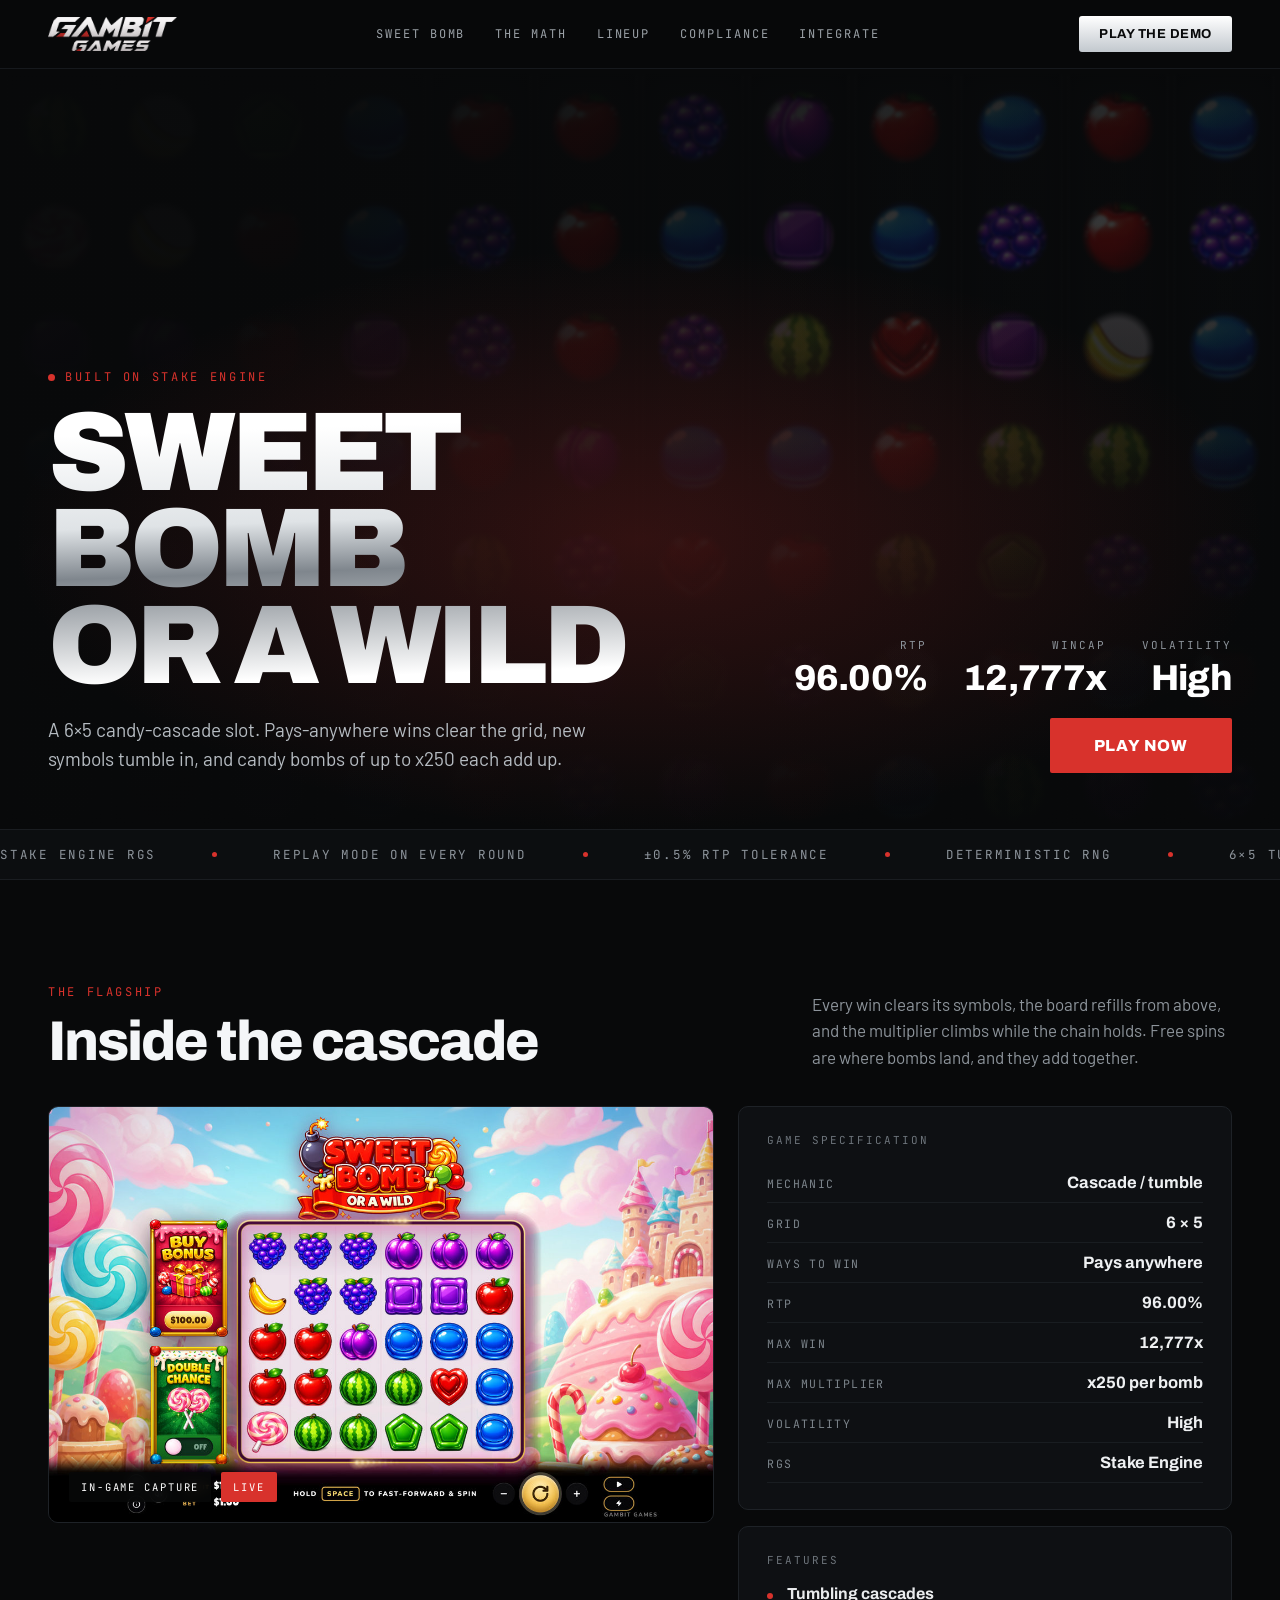
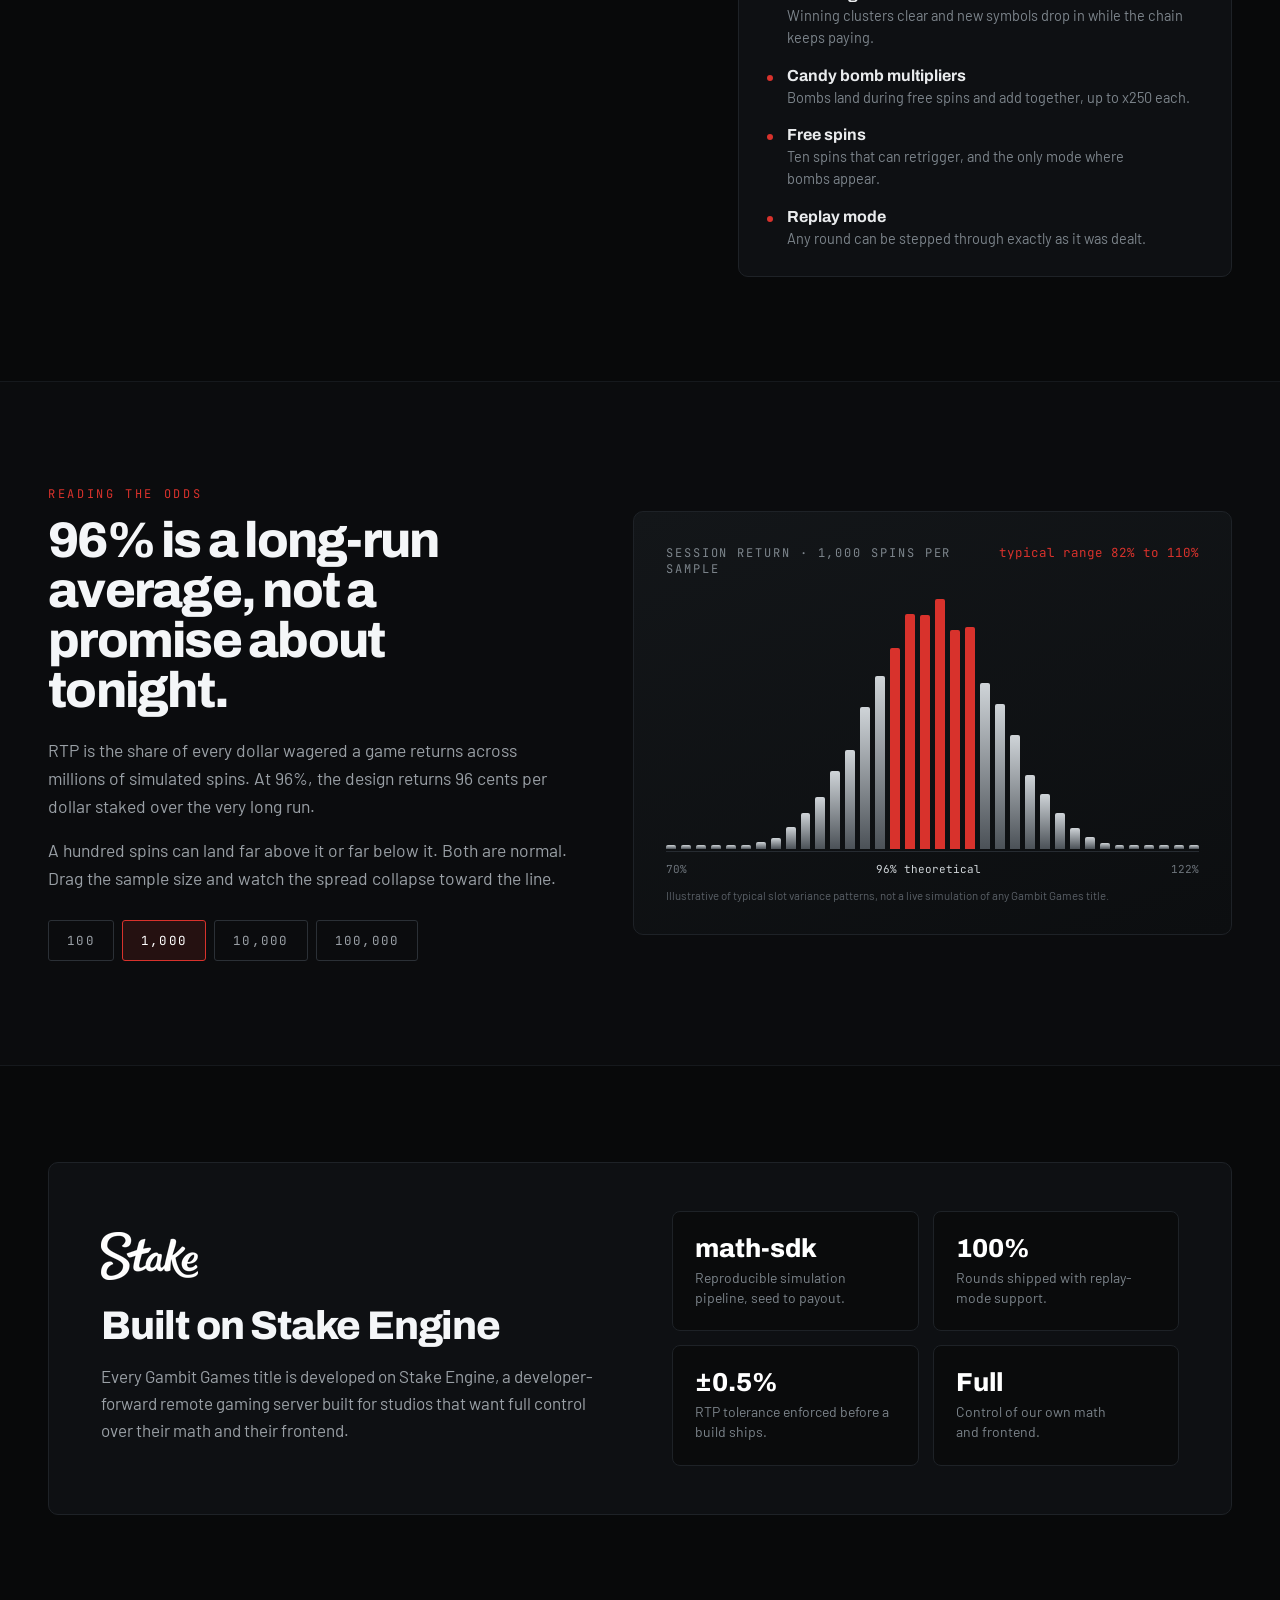
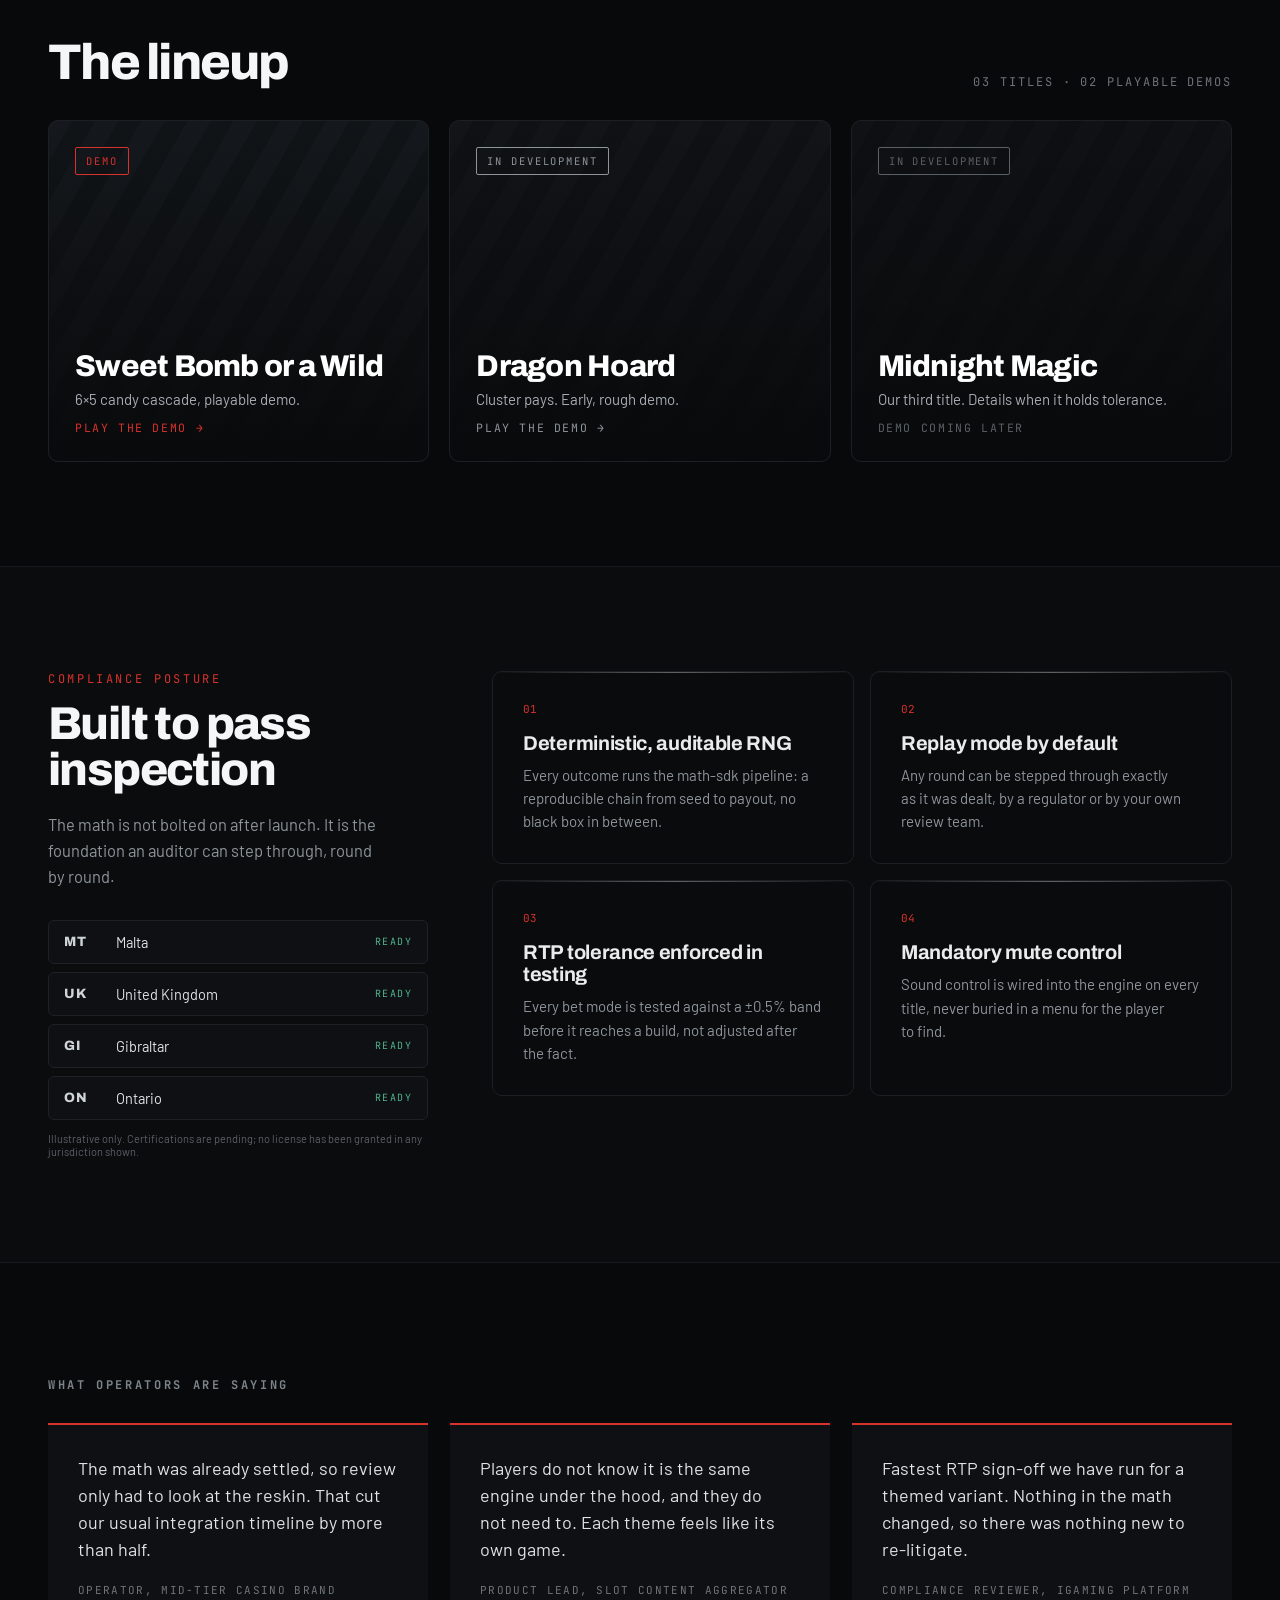
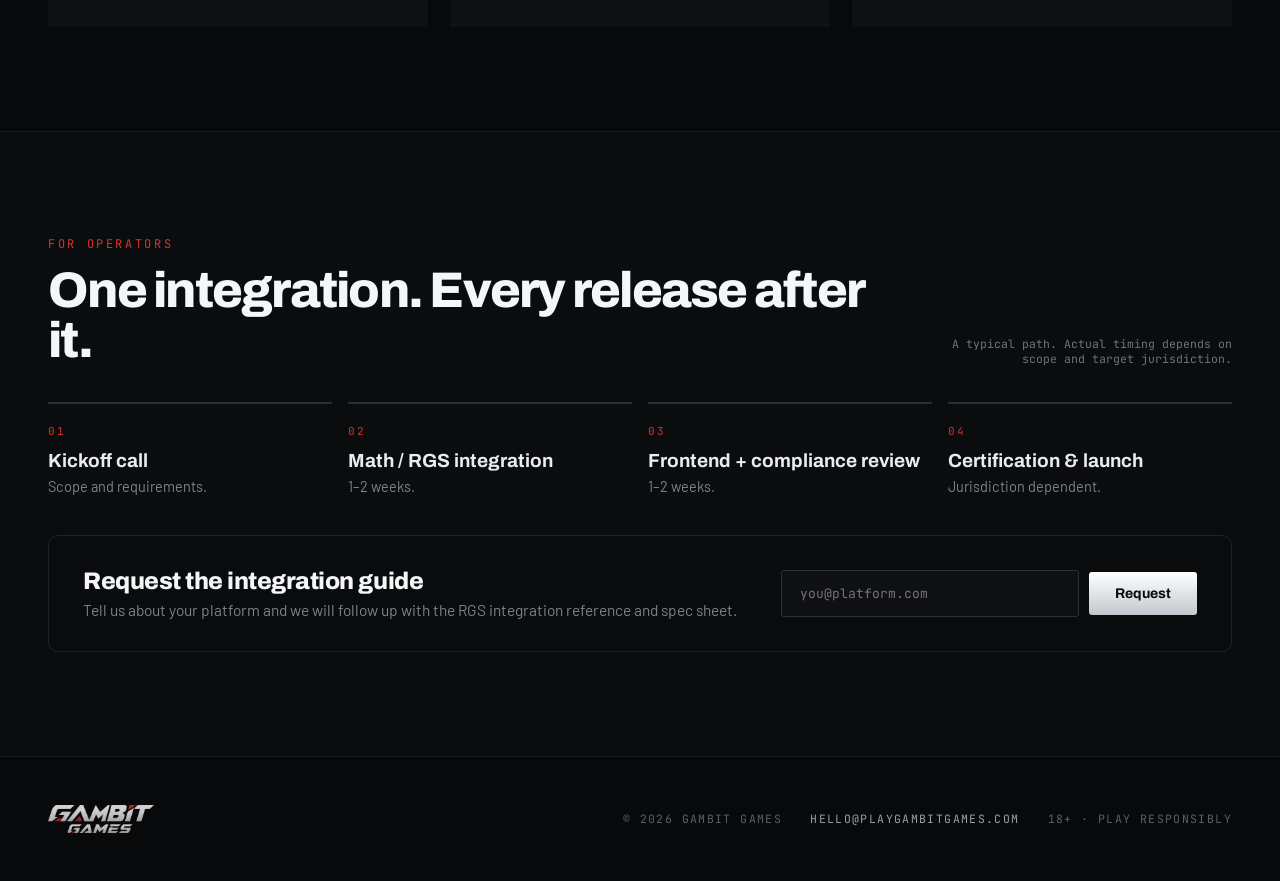
<file: index.html>
<!doctype html>
<html lang="en">
<head>
  <meta charset="UTF-8">
  <meta name="viewport" content="width=device-width, initial-scale=1.0">
  <title>Sweet Bomb or a Wild: 6x5 Candy Cascade Slot | Gambit Games</title>
  <meta name="description" content="Gambit Games is a slot studio building on Stake Engine. Play the demo of Sweet Bomb or a Wild, a 6x5 candy cascade slot with 96.00% RTP and a 12,777x max win.">

  <!-- The site serves from the apex domain, so the canonical is pinned to the
       trailing-slash form used in sitemap.xml. -->
  <link rel="canonical" href="https://playgambitgames.com/">

  <meta property="og:title" content="Sweet Bomb or a Wild: 6x5 Candy Cascade Slot | Gambit Games">
  <meta property="og:description" content="Gambit Games is a slot studio building on Stake Engine. Play the demo of Sweet Bomb or a Wild, a 6x5 candy cascade slot with 96.00% RTP and a 12,777x max win.">
  <meta property="og:type" content="website">
  <meta property="og:url" content="https://playgambitgames.com/">
  <meta property="og:site_name" content="Gambit Games">
  <meta property="og:image" content="https://playgambitgames.com/assets/img/og.png">
  <meta property="og:image:width" content="1200">
  <meta property="og:image:height" content="630">
  <meta property="og:image:alt" content="The Gambit Games wordmark on a dark grid, above the line: engineering the next generation of Stake Engine slots.">
  <meta name="twitter:card" content="summary_large_image">
  <meta name="twitter:title" content="Sweet Bomb or a Wild: 6x5 Candy Cascade Slot | Gambit Games">
  <meta name="twitter:description" content="Gambit Games is a slot studio building on Stake Engine. Play the demo of Sweet Bomb or a Wild, a 6x5 candy cascade slot with 96.00% RTP and a 12,777x max win.">
  <meta name="twitter:image" content="https://playgambitgames.com/assets/img/og.png">
  <meta name="twitter:image:alt" content="The Gambit Games wordmark on a dark grid, above the line: engineering the next generation of Stake Engine slots.">
  <!-- Google's crawler falls back to /favicon.ico at the site root, so that file
       has to exist or search results keep whatever icon was cached before. The
       ?v=2 forces every other consumer off a stale copy of the old icon. -->
  <link rel="icon" href="/favicon.ico" sizes="any">
  <link rel="icon" type="image/svg+xml" href="/assets/img/favicon.svg?v=2">
  <link rel="icon" type="image/png" sizes="16x16" href="/assets/img/favicon-16.png?v=2">
  <link rel="icon" type="image/png" sizes="32x32" href="/assets/img/favicon-32.png?v=2">
  <link rel="icon" type="image/png" sizes="48x48" href="/assets/img/favicon-48.png?v=2">
  <link rel="apple-touch-icon" sizes="180x180" href="/assets/img/apple-touch-icon.png?v=2">
  <link rel="preconnect" href="https://fonts.googleapis.com">
  <link rel="preconnect" href="https://fonts.gstatic.com" crossorigin>

  <!-- LCP preload. Measured with a buffered PerformanceObserver: the largest
       contentful paint is a .reel-sym tile in the hero, whose background is a
       slice of this capture. The preload scanner cannot see it, because the
       URL only appears when the inline script builds the reels, so without
       this hint the request queues behind the render-blocking font sheet. -->
  <link rel="preload" as="image" href="/assets/img/sweet-bomb-live-capture-v2.jpg" fetchpriority="high">

  <link href="https://fonts.googleapis.com/css2?family=Archivo:wght@500;600;700;800;900&family=Barlow:wght@400;500;600&family=JetBrains+Mono:wght@400;500;700&display=swap" rel="stylesheet">
  <style>
    /* ============================================================
       Base
       The design does not set a global box-sizing, so this page
       keeps the default content-box. "max-width:1440px" plus
       "padding:0 48px" therefore means 1440px of content inside
       48px gutters, exactly as the design renders it.
       ============================================================ */
    body { margin:0; background:#08090a; font-family:'Barlow',system-ui,sans-serif; }
    a { color:#d8322c; text-decoration:none; }
    a:hover { color:#f0554f; }
    img { display:block; }

    :focus-visible { outline:2px solid #f0554f; outline-offset:3px; }

    /* Height of the sticky header at each breakpoint. Anchored sections use it
       so a nav jump does not park the section heading underneath the header.
       Affects scroll landing only, never layout. */
    :root { --hdr-h:69px; }
    #game, #odds, #lineup, #compliance, #integrate { scroll-margin-top:calc(var(--hdr-h) + 16px); }

    .vh {
      position:absolute; width:1px; height:1px; margin:-1px; padding:0;
      overflow:hidden; clip:rect(0 0 0 0); clip-path:inset(50%);
      white-space:nowrap; border:0;
    }

    /* ============================================================
       Keyframes
       ============================================================ */
    @keyframes roll { from { transform:translateY(0); } to { transform:translateY(-50%); } }
    @keyframes drift { 0%,100% { transform:translate3d(0,0,0) scale(1); } 50% { transform:translate3d(-3%,2%,0) scale(1.08); } }
    @keyframes rise { from { opacity:0; transform:translateY(26px); } to { opacity:1; transform:translateY(0); } }
    @keyframes blink { 0%,100% { opacity:1; } 50% { opacity:.25; } }
    /* -25% is one of the ticker rail's four identical copies, so the wrap lands
       on itself. Tied to the copy count in the markup: 100 divided by copies. */
    @keyframes marquee { from { transform:translateX(0); } to { transform:translateX(-25%); } }
    @keyframes growbar { from { transform:scaleY(.04); } to { transform:scaleY(1); } }
    @keyframes pop { from { opacity:0; transform:scale(.5); } to { opacity:1; transform:scale(1); } }
    @keyframes sweep { 0% { transform:translateX(-100%); } 100% { transform:translateX(100%); } }

    /* ============================================================
       Shared
       ============================================================ */
    .page { background:#08090a; color:#e9ebed; min-height:100vh; }
    .wrap { max-width:1440px; margin:0 auto; }

    .eyebrow {
      font-family:'JetBrains Mono',monospace; font-size:12px; letter-spacing:.22em;
      text-transform:uppercase; color:#d8322c; margin-bottom:14px;
    }

    /* ============================================================
       SECTION: Nav
       ============================================================ */
    .hdr {
      position:sticky; top:0; z-index:50; background:rgba(8,9,10,.86);
      backdrop-filter:blur(14px); border-bottom:1px solid #16191d;
    }
    .hdr-inner {
      max-width:1440px; margin:0 auto; padding:16px 48px;
      display:flex; align-items:center; justify-content:space-between;
    }
    .hdr-mark { height:34px; width:auto; }
    .nav-links {
      display:flex; gap:30px; font-family:'JetBrains Mono',monospace; font-size:12px;
      letter-spacing:.16em; text-transform:uppercase; color:#9aa0a6;
    }
    .nav-link { color:inherit; }
    .nav-link:hover { color:#ffffff; }
    .nav-cta {
      font-family:'Archivo',sans-serif; font-weight:700; font-size:13px; letter-spacing:.04em;
      text-transform:uppercase; color:#08090a; background:linear-gradient(180deg,#ffffff,#c2c8ce);
      padding:11px 20px; border-radius:3px; transition:transform .25s, box-shadow .25s;
    }
    .nav-cta:hover {
      transform:translateY(-2px); box-shadow:0 12px 30px rgba(255,255,255,.14); color:#08090a;
    }

    /* ============================================================
       SECTION: Hero
       ============================================================ */
    .hero { position:relative; height:760px; overflow:hidden; }
    .hero-reels {
      position:absolute; inset:0; display:grid; grid-template-columns:repeat(12,1fr);
      gap:6px; padding:6px; opacity:.5; filter:blur(1.2px) saturate(.85);
    }
    .reel {
      overflow:hidden; position:relative; background:#0c0f12;
      border-left:1px solid #191d22; border-right:1px solid #191d22;
      box-shadow:inset 0 0 34px rgba(0,0,0,.8);
    }
    .reel-strip { display:flex; flex-direction:column; gap:6px; animation:roll linear infinite; }
    .reel-cell { height:104px; display:grid; place-items:center; background:transparent; }
    .reel-sym {
      background-repeat:no-repeat; border-radius:14px;
      mask-image:radial-gradient(circle at 50% 50%, #000 54%, transparent 72%);
      -webkit-mask-image:radial-gradient(circle at 50% 50%, #000 54%, transparent 72%);
    }
    .hero-veil-a { position:absolute; inset:0; background:linear-gradient(180deg,rgba(8,9,10,.72) 0%,rgba(8,9,10,.5) 24%,rgba(8,9,10,.97) 72%); }
    .hero-veil-b { position:absolute; inset:0; background:linear-gradient(100deg,rgba(8,9,10,.94) 22%,rgba(8,9,10,.55) 48%,rgba(8,9,10,.2) 70%); }
    .hero-veil-c { position:absolute; inset:0; background:radial-gradient(70% 55% at 50% 62%, rgba(216,50,44,.2), transparent 70%); animation:drift 16s ease-in-out infinite; }

    .hero-foot { position:absolute; left:0; right:0; bottom:56px; }
    .hero-inner {
      max-width:1440px; margin:0 auto; padding:0 48px;
      display:flex; align-items:flex-end; justify-content:space-between; gap:48px;
    }
    .hero-copy { animation:rise 1s ease-out both; min-width:0; }
    .hero-eyebrow {
      display:flex; align-items:center; gap:10px; font-family:'JetBrains Mono',monospace;
      font-size:12px; letter-spacing:.22em; text-transform:uppercase; color:#d8322c; margin-bottom:20px;
    }
    .hero-dot { width:7px; height:7px; border-radius:50%; background:#d8322c; animation:blink 1.8s ease-in-out infinite; flex:none; }
    .hero-title {
      margin:0; font-family:'Archivo',sans-serif; font-weight:900; font-size:112px; line-height:.86;
      letter-spacing:-.045em; text-transform:uppercase;
      background:linear-gradient(178deg,#ffffff 10%,#dfe3e6 40%,#7f868d 56%,#ffffff 90%);
      -webkit-background-clip:text; background-clip:text; color:transparent; max-width:820px;
    }
    .hero-sub { margin:22px 0 0; font-size:19px; line-height:1.5; color:#b6bcc2; max-width:560px; text-wrap:pretty; }
    .hero-side { display:flex; flex-direction:column; gap:20px; align-items:flex-end; }
    .hero-stats { display:flex; gap:36px; }
    .hero-stat { text-align:right; }
    .hero-stat-k {
      font-family:'JetBrains Mono',monospace; font-size:11px; letter-spacing:.18em;
      text-transform:uppercase; color:#8d949b; margin-bottom:6px;
    }
    .hero-stat-v { font-family:'Archivo',sans-serif; font-weight:800; font-size:36px; letter-spacing:-.02em; color:#ffffff; }
    .hero-cta {
      font-family:'Archivo',sans-serif; font-weight:800; font-size:16px; letter-spacing:.05em;
      text-transform:uppercase; color:#ffffff; background:#d8322c; padding:19px 44px;
      border-radius:2px; transition:transform .25s, box-shadow .25s; white-space:nowrap;
    }
    .hero-cta:hover { transform:translateY(-3px); box-shadow:0 18px 44px rgba(216,50,44,.42); color:#ffffff; }

    /* ============================================================
       SECTION: Ticker
       ============================================================ */
    .ticker { background:#0c0e10; border-top:1px solid #1a1d21; border-bottom:1px solid #1a1d21; overflow:hidden; padding:16px 0; }
    .ticker-rail { display:flex; gap:0; width:max-content; animation:marquee 48s linear infinite; }
    .ticker-item {
      display:flex; align-items:center; gap:56px; padding-right:56px;
      font-family:'JetBrains Mono',monospace; font-size:12.5px; letter-spacing:.14em;
      text-transform:uppercase; color:#8d949b; white-space:nowrap;
    }
    .ticker-dot { width:5px; height:5px; background:#d8322c; border-radius:50%; display:inline-block; flex:none; }

    /* ============================================================
       SECTION: Featured game
       ============================================================ */
    .sec-game { padding:104px 48px; }
    .game-head { display:flex; align-items:flex-end; justify-content:space-between; margin-bottom:36px; gap:48px; }
    .game-head-l { min-width:0; }
    .game-h2 { margin:0; font-family:'Archivo',sans-serif; font-weight:800; font-size:56px; line-height:1; letter-spacing:-.035em; color:#f4f6f8; }
    .game-head-p { margin:0; font-size:17px; line-height:1.55; color:#8d949b; max-width:420px; text-wrap:pretty; }
    .game-grid { display:grid; grid-template-columns:1.35fr 1fr; gap:24px; align-items:stretch; }
    .game-shot {
      position:relative; border:1px solid #1e2227; border-radius:10px; overflow:hidden;
      background:#0c0e10; aspect-ratio:1200/750; align-self:start;
    }
    .game-shot img { width:100%; height:100%; object-fit:contain; }
    .shot-tags { position:absolute; left:20px; bottom:20px; display:flex; gap:10px; align-items:center; }
    .shot-tag {
      font-family:'JetBrains Mono',monospace; font-size:10.5px; letter-spacing:.18em;
      text-transform:uppercase; color:#ffffff; background:rgba(8,9,10,.78);
      backdrop-filter:blur(6px); padding:8px 12px; border-radius:2px;
    }
    .shot-tag--live { background:#d8322c; backdrop-filter:none; }
    .game-side { display:flex; flex-direction:column; gap:16px; }
    .card { border:1px solid #1e2227; border-radius:10px; background:#0e1013; padding:26px 28px; }
    .card-label {
      font-family:'JetBrains Mono',monospace; font-size:11px; letter-spacing:.18em;
      text-transform:uppercase; color:#6d747b;
    }
    .spec-card .card-label { margin-bottom:16px; }
    .spec-rows { display:flex; flex-direction:column; }
    .spec-row { display:flex; justify-content:space-between; align-items:baseline; border-bottom:1px solid #191d21; padding:11px 0; gap:16px; }
    .spec-k { font-family:'JetBrains Mono',monospace; font-size:11.5px; letter-spacing:.12em; text-transform:uppercase; color:#7c848b; }
    .spec-v { font-family:'Archivo',sans-serif; font-weight:700; font-size:16.5px; color:#eef0f2; }
    .feat-card { flex:1; display:flex; flex-direction:column; gap:18px; }
    .feat { display:grid; grid-template-columns:auto 1fr; gap:14px; align-items:start; }
    .feat-dot { width:6px; height:6px; border-radius:50%; background:#d8322c; margin-top:8px; }
    .feat-t { font-family:'Archivo',sans-serif; font-weight:700; font-size:16px; color:#e9ebed; margin-bottom:3px; }
    .feat-d { font-size:14.5px; line-height:1.5; color:#7c848b; text-wrap:pretty; }

    /* ============================================================
       SECTION: Reading the odds
       ============================================================ */
    .sec-odds { background:#0b0c0e; border-top:1px solid #16191d; border-bottom:1px solid #16191d; }
    .odds-inner { padding:104px 48px; display:grid; grid-template-columns:1fr 1.15fr; gap:64px; align-items:center; }
    .odds-h2 { margin:0 0 20px; font-family:'Archivo',sans-serif; font-weight:800; font-size:50px; line-height:1; letter-spacing:-.035em; color:#f4f6f8; }
    .odds-p { margin:0 0 16px; font-size:17.5px; line-height:1.6; color:#9aa0a6; text-wrap:pretty; }
    .odds-p--last { margin:0 0 28px; }
    .picker { display:flex; gap:8px; flex-wrap:wrap; }
    .pick {
      font-family:'JetBrains Mono',monospace; font-size:12.5px; letter-spacing:.1em;
      padding:11px 18px; border-radius:3px; cursor:pointer;
      border:1px solid #2b3036; background:transparent; color:#9aa0a6;
      transition:border-color .25s;
    }
    .pick.is-on { border-color:#d8322c; background:rgba(216,50,44,.12); color:#ffffff; }
    .pick:hover { border-color:#6a7178; }
    .pick.is-on:hover { border-color:#d8322c; }

    .chart { border:1px solid #1e2227; border-radius:10px; background:linear-gradient(160deg,#131619,#0c0e10); padding:32px; }
    .chart-head { display:flex; justify-content:space-between; align-items:baseline; margin-bottom:22px; gap:16px; }
    .chart-head-l { font-family:'JetBrains Mono',monospace; font-size:12px; letter-spacing:.16em; text-transform:uppercase; color:#7c848b; }
    .chart-head-r { font-family:'JetBrains Mono',monospace; font-size:12.5px; color:#d8322c; white-space:nowrap; }
    .bars { height:250px; display:flex; align-items:flex-end; gap:5px; border-bottom:1px solid #262b31; padding-bottom:2px; }
    .bar { flex:1; border-radius:2px 2px 0 0; transition:height 1.5s cubic-bezier(.37,0,.28,1), background 1.5s ease; }
    .chart-axis { display:flex; justify-content:space-between; font-family:'JetBrains Mono',monospace; font-size:11px; color:#6d747b; margin-top:10px; }
    .chart-axis-mid { color:#cfd4d8; }
    .chart-note { margin-top:12px; font-size:11.5px; color:#5a6067; text-wrap:pretty; }

    /* ============================================================
       SECTION: Stake Engine
       ============================================================ */
    .sec-engine { padding:96px 48px; }
    .engine-card {
      display:grid; grid-template-columns:1fr 1fr; gap:64px; align-items:center;
      border:1px solid #1e2227; border-radius:10px; background:#0e1013; padding:48px 52px;
    }
    .engine-logo { height:48px; width:auto; margin-bottom:26px; }
    .engine-h2 { margin:0 0 16px; font-family:'Archivo',sans-serif; font-weight:800; font-size:40px; line-height:1.02; letter-spacing:-.03em; color:#f4f6f8; }
    .engine-p { margin:0; font-size:17px; line-height:1.6; color:#9aa0a6; text-wrap:pretty; }
    .engine-facts { display:grid; grid-template-columns:1fr 1fr; gap:14px; }
    .fact { border:1px solid #1e2227; border-radius:8px; background:#0a0b0c; padding:22px; transition:transform .3s, border-color .3s; }
    .fact:hover { transform:translateY(-4px); border-color:#3a4046; }
    .fact-v { font-family:'Archivo',sans-serif; font-weight:800; font-size:26px; color:#ffffff; margin-bottom:6px; }
    .fact-k { font-size:14px; line-height:1.45; color:#7c848b; text-wrap:pretty; }

    /* ============================================================
       SECTION: Lineup
       ============================================================ */
    .sec-lineup { padding:24px 48px 104px; }
    .lineup-head { display:flex; align-items:flex-end; justify-content:space-between; margin-bottom:30px; gap:24px; }
    .lineup-h2 { margin:0; font-family:'Archivo',sans-serif; font-weight:800; font-size:50px; letter-spacing:-.035em; color:#f4f6f8; }
    .lineup-count { font-family:'JetBrains Mono',monospace; font-size:12px; letter-spacing:.16em; text-transform:uppercase; color:#6d747b; }
    .lineup-grid { display:grid; grid-template-columns:repeat(3,1fr); gap:20px; }
    .lineup-card {
      position:relative; height:340px; border-radius:10px; overflow:hidden;
      border:1px solid #1c2025;
      transition:transform .35s cubic-bezier(.2,.8,.3,1), border-color .35s;
    }
    /* Only cards that actually link anywhere get the pointer, so the pipeline
       card does not advertise a click it cannot honour. color:inherit, repeated
       on :hover, keeps the global "a" and "a:hover" rules from repainting the
       card contents red. */
    a.lineup-card { display:block; cursor:pointer; color:inherit; }
    a.lineup-card:hover { color:inherit; }
    .lineup-card:hover { transform:translateY(-8px); border-color:#4a5158; }
    .lineup-veil { position:absolute; inset:0; background:linear-gradient(180deg,rgba(8,9,10,.15),rgba(8,9,10,.95)); }
    .lineup-body {
      position:relative; padding:26px; height:100%; box-sizing:border-box;
      display:flex; flex-direction:column; justify-content:space-between;
    }
    .lineup-tag {
      align-self:flex-start; font-family:'JetBrains Mono',monospace; font-size:10.5px;
      letter-spacing:.18em; text-transform:uppercase; border:1px solid currentColor;
      padding:6px 10px; border-radius:2px;
    }
    .lineup-t { margin:0 0 8px; font-family:'Archivo',sans-serif; font-weight:800; font-size:30px; letter-spacing:-.025em; color:#ffffff; }
    .lineup-d { margin:0 0 12px; font-size:15px; color:#a7adb3; text-wrap:pretty; }
    .lineup-cta { font-family:'JetBrains Mono',monospace; font-size:11.5px; letter-spacing:.14em; text-transform:uppercase; }

    /* ============================================================
       SECTION: Compliance
       ============================================================ */
    .sec-comp { background:#0b0c0e; border-top:1px solid #16191d; border-bottom:1px solid #16191d; }
    .comp-inner { padding:104px 48px; }
    .comp-grid { display:grid; grid-template-columns:380px 1fr; gap:64px; }
    .comp-h2 { margin:0 0 18px; font-family:'Archivo',sans-serif; font-weight:800; font-size:46px; line-height:1; letter-spacing:-.035em; color:#f4f6f8; }
    .comp-p { margin:0; font-size:16.5px; line-height:1.6; color:#8d949b; text-wrap:pretty; }
    .certs { margin-top:30px; display:flex; flex-direction:column; gap:8px; }
    .cert {
      display:grid; grid-template-columns:38px 1fr auto; align-items:center; gap:14px;
      border:1px solid #1e2227; border-radius:6px; padding:12px 15px; background:#0e1013;
      transition:border-color .3s;
    }
    .cert:hover { border-color:#3a4046; }
    .cert-code { font-family:'Archivo',sans-serif; font-weight:800; font-size:13.5px; letter-spacing:.06em; color:#cfd4d8; }
    .cert-name { font-size:14.5px; color:#dfe3e6; }
    .cert-ready { font-family:'JetBrains Mono',monospace; font-size:10px; letter-spacing:.14em; text-transform:uppercase; color:#4fb38a; }
    .comp-note { margin-top:12px; font-size:11px; color:#5a6067; text-wrap:pretty; }
    .pillars { display:grid; grid-template-columns:1fr 1fr; gap:16px; align-content:start; }
    .pillar {
      border:1px solid #1c2025; border-radius:10px; background:#0a0b0c; padding:30px;
      position:relative; overflow:hidden; transition:transform .3s, border-color .3s;
    }
    .pillar:hover { transform:translateY(-4px); border-color:#3a4046; }
    .pillar-sweep {
      position:absolute; top:0; left:0; right:0; height:1px;
      background:linear-gradient(90deg,transparent,rgba(255,255,255,.35),transparent);
      animation:sweep 3.6s linear infinite;
    }
    .pillar-n { font-family:'JetBrains Mono',monospace; font-size:11px; color:#d8322c; margin-bottom:16px; }
    .pillar-t { margin:0 0 10px; font-family:'Archivo',sans-serif; font-weight:700; font-size:20px; letter-spacing:-.015em; color:#e9ebed; }
    .pillar-d { margin:0; font-size:15px; line-height:1.55; color:#8d949b; text-wrap:pretty; }

    /* ============================================================
       SECTION: Operators
       ============================================================ */
    .sec-ops { padding:104px 48px; }
    .ops-label { font-family:'JetBrains Mono',monospace; font-size:12px; letter-spacing:.22em; text-transform:uppercase; color:#7c848b; margin-bottom:30px; }
    .ops-grid { display:grid; grid-template-columns:repeat(3,1fr); gap:22px; }
    .quote {
      border-top:2px solid #d8322c; background:#0e1013; padding:30px;
      display:flex; flex-direction:column; gap:20px; margin:0;
      transition:background .3s, transform .3s;
    }
    .quote:hover { background:#131619; transform:translateY(-4px); }
    .quote-t { margin:0; font-size:18px; line-height:1.5; color:#dfe3e6; text-wrap:pretty; }
    .quote-a { font-family:'JetBrains Mono',monospace; font-size:11px; letter-spacing:.12em; text-transform:uppercase; color:#6d747b; }

    /* ============================================================
       SECTION: Integrate
       ============================================================ */
    .sec-int { background:#0b0c0e; border-top:1px solid #16191d; }
    .int-inner { padding:104px 48px; }
    .int-head { display:flex; align-items:flex-end; justify-content:space-between; margin-bottom:36px; gap:48px; }
    .int-head-l { min-width:0; }
    .int-h2 { margin:0; font-family:'Archivo',sans-serif; font-weight:800; font-size:50px; line-height:1; letter-spacing:-.035em; color:#f4f6f8; }
    .int-head-note { font-family:'JetBrains Mono',monospace; font-size:11.5px; color:#6d747b; max-width:280px; text-align:right; }
    .int-steps { display:grid; grid-template-columns:repeat(4,1fr); gap:16px; margin-bottom:40px; }
    .step { border-top:2px solid #2b3036; padding:20px 0 0; transition:border-color .3s; }
    .step:hover { border-color:#d8322c; }
    .step-n { font-family:'JetBrains Mono',monospace; font-size:11px; letter-spacing:.16em; color:#d8322c; margin-bottom:12px; }
    .step-t { margin:0 0 6px; font-family:'Archivo',sans-serif; font-weight:700; font-size:19px; color:#e9ebed; }
    .step-d { margin:0; font-size:14.5px; color:#7c848b; }
    .int-card {
      display:grid; grid-template-columns:1fr auto; gap:32px; align-items:center;
      border:1px solid #1e2227; border-radius:10px; background:#0a0b0c; padding:32px 34px;
    }
    .int-card-h3 { margin:0 0 6px; font-family:'Archivo',sans-serif; font-weight:800; font-size:24px; letter-spacing:-.02em; color:#f4f6f8; }
    .int-card-p { margin:0; font-size:15.5px; color:#7c848b; }
    .int-form { display:flex; gap:10px; align-items:center; margin:0; }
    .int-input {
      border:1px solid #2b3036; background:#0e1013; border-radius:3px; padding:14px 18px;
      font-family:'JetBrains Mono',monospace; font-size:13px; color:#e9ebed;
      min-width:260px;
    }
    .int-input:focus { border-color:#6a7178; }
    .int-input:focus-visible { border-color:#6a7178; }
    .int-btn {
      font-family:'Archivo',sans-serif; font-weight:700; font-size:14px; color:#08090a;
      background:linear-gradient(180deg,#ffffff,#c2c8ce); padding:14px 26px; border-radius:3px;
      cursor:pointer; transition:transform .25s; border:0; white-space:nowrap;
    }
    .int-btn:hover { transform:translateY(-2px); }
    /* The handoff confirmation is a third child of the card spanning both of its
       columns, so it can never widen the auto-sized form column. It stays
       display:none until the mail client is opened, so the card at rest is the
       design untouched. */
    .int-status {
      grid-column:1 / -1; margin:0;
      font-family:'JetBrains Mono',monospace; font-size:12px; line-height:1.6; color:#9aa0a6;
    }
    .int-status a { color:#cfd4d8; text-decoration:underline; }
    .int-status a:hover { color:#ffffff; }

    /* ============================================================
       SECTION: Footer
       ============================================================ */
    .ftr { background:#08090a; border-top:1px solid #16191d; }
    .ftr-inner { max-width:1440px; margin:0 auto; padding:48px; display:flex; align-items:center; justify-content:space-between; gap:32px; }
    .ftr-mark { height:28px; width:auto; opacity:.85; }
    .ftr-meta {
      font-family:'JetBrains Mono',monospace; font-size:11.5px; letter-spacing:.12em;
      text-transform:uppercase; color:#5a6067; display:flex; gap:28px; align-items:center; flex-wrap:wrap;
    }
    .ftr-link { color:#9aa0a6; }
    .ftr-link:hover { color:#ffffff; }

    /* ============================================================
       Responsive
       Everything below only applies under 1200px, so the layout at
       1200px and wider is the design untouched.
       ============================================================ */
    @media (max-width:1199px) {
      .hdr-inner, .hero-inner, .ftr-inner { padding-left:32px; padding-right:32px; }
      .sec-game, .odds-inner, .sec-engine, .sec-lineup, .comp-inner, .sec-ops, .int-inner { padding-left:32px; padding-right:32px; }

      .hero { height:auto; overflow:hidden; }
      .hero-foot { position:relative; bottom:auto; padding:150px 0 64px; }
      .hero-title { font-size:clamp(44px, 9vw, 96px); }
      .hero-sub { font-size:18px; }

      .game-h2 { font-size:clamp(32px, 4.6vw, 56px); }
      .odds-h2, .lineup-h2, .int-h2 { font-size:clamp(30px, 4.2vw, 50px); }
      .comp-h2 { font-size:clamp(30px, 4vw, 46px); }
      .engine-h2 { font-size:clamp(28px, 3.4vw, 40px); }

      .game-grid { grid-template-columns:1fr; }
      .odds-inner { grid-template-columns:1fr; gap:48px; }
      .engine-card { grid-template-columns:1fr; gap:40px; padding:40px; }
      .comp-grid { grid-template-columns:1fr; gap:48px; }
      .int-steps { grid-template-columns:repeat(2,1fr); gap:24px 16px; }
      .int-card { grid-template-columns:1fr; gap:24px; }
      .int-form { flex-wrap:wrap; }
      .int-input { flex:1 1 240px; min-width:0; box-sizing:border-box; }
    }

    @media (max-width:1023px) {
      :root { --hdr-h:97px; }
      .hdr-inner { flex-wrap:wrap; row-gap:14px; }
      .nav-links { order:3; width:100%; gap:18px; flex-wrap:wrap; font-size:11px; }

      .lineup-grid { grid-template-columns:repeat(2,1fr); }
      .ops-grid { grid-template-columns:1fr; }
      .pillars { grid-template-columns:1fr; }
      .game-head { flex-direction:column; align-items:flex-start; gap:20px; }
      .int-head { flex-direction:column; align-items:flex-start; gap:20px; }
      .int-head-note { text-align:left; max-width:none; }
    }

    @media (max-width:899px) {
      .hero-inner { flex-direction:column; align-items:flex-start; gap:36px; }
      .hero-side { align-items:flex-start; width:100%; }
      .hero-stats { flex-wrap:wrap; gap:28px 36px; }
      .hero-stat { text-align:left; }
      .hero-foot { padding:130px 0 56px; }
    }

    @media (max-width:767px) {
      .hero-reels { grid-template-columns:repeat(6,1fr); }
      .reel:nth-child(n+7) { display:none; }
      .hero-stat-v { font-size:30px; }
      .lineup-grid { grid-template-columns:1fr; }
      .engine-facts { grid-template-columns:1fr; }
      .chart { padding:22px; }
      .bars { gap:2px; height:210px; }
      .chart-head { flex-direction:column; align-items:flex-start; gap:6px; }
    }

    @media (max-width:639px) {
      :root { --hdr-h:95px; }
      .hdr-inner, .hero-inner, .ftr-inner { padding-left:20px; padding-right:20px; }
      .sec-game, .odds-inner, .sec-engine, .sec-lineup, .comp-inner, .sec-ops, .int-inner { padding-left:20px; padding-right:20px; }
      .sec-game, .comp-inner, .sec-ops, .int-inner { padding-top:72px; padding-bottom:72px; }
      .odds-inner { padding-top:72px; padding-bottom:72px; }
      .sec-engine { padding-top:64px; padding-bottom:64px; }
      .sec-lineup { padding-bottom:72px; }
      .int-steps { grid-template-columns:1fr; }
      .engine-card { padding:28px; }
      .card { padding:22px 20px; }
      .pillar { padding:24px; }
      .quote { padding:24px; }
      .int-card { padding:24px 20px; }
      .ftr-inner { flex-direction:column; align-items:flex-start; gap:20px; }
      .ftr-meta { gap:10px 20px; }
      .hero-cta { padding:17px 32px; font-size:15px; }
      .nav-cta { padding:10px 14px; font-size:12px; }
    }

    @media (max-width:479px) {
      :root { --hdr-h:127px; }
      .hero-reels { grid-template-columns:repeat(5,1fr); }
      .reel:nth-child(n+6) { display:none; }
      .hero-foot { padding:110px 0 48px; }
      .bars { height:180px; }
      .pick { padding:10px 12px; font-size:11.5px; }
    }

    /* ============================================================
       Reduced motion
       ============================================================ */
    @media (prefers-reduced-motion: reduce) {
      *, *::before, *::after {
        animation-duration:.001ms !important;
        animation-iteration-count:1 !important;
        transition-duration:.001ms !important;
        transition-delay:0ms !important;
        scroll-behavior:auto !important;
      }
      .reel-strip, .hero-veil-c, .hero-dot, .ticker-rail, .pillar-sweep, .hero-copy { animation:none !important; }
      .hero-copy { opacity:1; transform:none; }
      .bar { transition:none !important; }
    }
  </style>

  <!-- ============================================================
       Structured data
       One graph, two nodes, so the game's publisher resolves against
       the organization by @id inside the same block.
       Every value here is stated somewhere on this page or in the
       repo. Nothing that cannot be sourced is asserted: there are no
       ratings, reviews, offers, awards or a release date, because
       none of those exist yet. The game is a playable demo built on
       Stake Engine, not a title released on Stake, and the wording
       below is careful to say only that.
       ============================================================ -->
  <script type="application/ld+json">
  {
    "@context": "https://schema.org",
    "@graph": [
      {
        "@type": "Organization",
        "@id": "https://playgambitgames.com/#organization",
        "name": "Gambit Games",
        "url": "https://playgambitgames.com/",
        "email": "hello@playgambitgames.com",
        "logo": {
          "@type": "ImageObject",
          "url": "https://playgambitgames.com/assets/img/gambit-wordmark.png",
          "width": 632,
          "height": 167
        }
      },
      {
        "@type": "VideoGame",
        "@id": "https://playgambitgames.com/#sweet-bomb-or-a-wild",
        "name": "Sweet Bomb or a Wild",
        "url": "https://playgambitgames.com/sweet-bomb-or-a-wild/",
        "description": "A 6x5 candy cascade slot built on Stake Engine. Pays-anywhere wins clear the grid, new symbols tumble in, and free-spin candy bombs worth up to x250 each add together. RTP 96.00%, max win 12,777x, high volatility. Playable as a browser demo.",
        "genre": ["Slot", "Casino"],
        "gamePlatform": "Web browser",
        "playMode": "SinglePlayer",
        "inLanguage": "en",
        "image": "https://playgambitgames.com/assets/img/sweet-bomb-live-capture-v2.jpg",
        "publisher": { "@id": "https://playgambitgames.com/#organization" }
      }
    ]
  }
  </script>
</head>
<body>
<div class="page">

  <!-- SECTION: Nav -->
  <header class="hdr">
    <div class="hdr-inner">
      <a href="#top">
        <img class="hdr-mark"
             src="/assets/img/gambit-wordmark.png"
             srcset="/assets/img/gambit-wordmark.png 1x, /assets/img/gambit-wordmark@2x.png 2x"
             alt="Gambit Games" width="632" height="167">
      </a>
      <nav class="nav-links" aria-label="Primary">
        <a class="nav-link" href="#game">Sweet Bomb</a>
        <a class="nav-link" href="#odds">The math</a>
        <a class="nav-link" href="#lineup">Lineup</a>
        <a class="nav-link" href="#compliance">Compliance</a>
        <a class="nav-link" href="#integrate">Integrate</a>
      </nav>
      <a class="nav-cta" href="/sweet-bomb-or-a-wild/">Play the demo</a>
    </div>
  </header>

  <main id="top">

    <!-- SECTION: Hero -->
    <section class="hero">
      <div class="hero-reels" data-reels aria-hidden="true"></div>
      <div class="hero-veil-a" aria-hidden="true"></div>
      <div class="hero-veil-b" aria-hidden="true"></div>
      <div class="hero-veil-c" aria-hidden="true"></div>

      <div class="hero-foot">
        <div class="hero-inner">
          <div class="hero-copy">
            <div class="hero-eyebrow">
              <span class="hero-dot" aria-hidden="true"></span>
              Built on Stake Engine
            </div>
            <h1 class="hero-title">Sweet Bomb<br>or a Wild</h1>
            <p class="hero-sub">A 6×5 candy-cascade slot. Pays-anywhere wins clear the grid, new symbols tumble in, and candy bombs of up to x250 each add up.</p>
          </div>
          <div class="hero-side">
            <div class="hero-stats">
              <div class="hero-stat">
                <div class="hero-stat-k">RTP</div>
                <div class="hero-stat-v">96.00%</div>
              </div>
              <div class="hero-stat">
                <div class="hero-stat-k">Wincap</div>
                <div class="hero-stat-v">12,777x</div>
              </div>
              <div class="hero-stat">
                <div class="hero-stat-k">Volatility</div>
                <div class="hero-stat-v">High</div>
              </div>
            </div>
            <a class="hero-cta" href="/sweet-bomb-or-a-wild/">Play now</a>
          </div>
        </div>
      </div>
    </section>

    <!-- SECTION: Ticker
         Four copies of the same nine items. The wrap shifts the rail by exactly
         one copy, so the copies sitting behind that shift are what covers the
         viewport during the jump: three copies of a rail measuring about 2746px,
         so roughly 8.2k CSS px. Two copies covered only 2746px and left bare
         background past about 2747px, which is an ordinary 3440 ultrawide, or a
         1440 window at 50% browser zoom.
         Changing the number of copies means changing the shift in
         @keyframes marquee to match: it is 100 divided by the copy count. -->
    <div class="ticker">
      <div class="ticker-rail">
        <div class="ticker-item"><span>Stake Engine RGS</span><span class="ticker-dot" aria-hidden="true"></span></div>
        <div class="ticker-item"><span>Replay mode on every round</span><span class="ticker-dot" aria-hidden="true"></span></div>
        <div class="ticker-item"><span>±0.5% RTP tolerance</span><span class="ticker-dot" aria-hidden="true"></span></div>
        <div class="ticker-item"><span>Deterministic RNG</span><span class="ticker-dot" aria-hidden="true"></span></div>
        <div class="ticker-item"><span>6×5 tumbling reels</span><span class="ticker-dot" aria-hidden="true"></span></div>
        <div class="ticker-item"><span>Bombs to x250 each</span><span class="ticker-dot" aria-hidden="true"></span></div>
        <div class="ticker-item"><span>A pipeline of games</span><span class="ticker-dot" aria-hidden="true"></span></div>
        <div class="ticker-item"><span>A professional team</span><span class="ticker-dot" aria-hidden="true"></span></div>
        <div class="ticker-item"><span>One integration, every release</span><span class="ticker-dot" aria-hidden="true"></span></div>
        <div class="ticker-item" aria-hidden="true"><span>Stake Engine RGS</span><span class="ticker-dot"></span></div>
        <div class="ticker-item" aria-hidden="true"><span>Replay mode on every round</span><span class="ticker-dot"></span></div>
        <div class="ticker-item" aria-hidden="true"><span>±0.5% RTP tolerance</span><span class="ticker-dot"></span></div>
        <div class="ticker-item" aria-hidden="true"><span>Deterministic RNG</span><span class="ticker-dot"></span></div>
        <div class="ticker-item" aria-hidden="true"><span>6×5 tumbling reels</span><span class="ticker-dot"></span></div>
        <div class="ticker-item" aria-hidden="true"><span>Bombs to x250 each</span><span class="ticker-dot"></span></div>
        <div class="ticker-item" aria-hidden="true"><span>A pipeline of games</span><span class="ticker-dot"></span></div>
        <div class="ticker-item" aria-hidden="true"><span>A professional team</span><span class="ticker-dot"></span></div>
        <div class="ticker-item" aria-hidden="true"><span>One integration, every release</span><span class="ticker-dot"></span></div>
        <div class="ticker-item" aria-hidden="true"><span>Stake Engine RGS</span><span class="ticker-dot"></span></div>
        <div class="ticker-item" aria-hidden="true"><span>Replay mode on every round</span><span class="ticker-dot"></span></div>
        <div class="ticker-item" aria-hidden="true"><span>±0.5% RTP tolerance</span><span class="ticker-dot"></span></div>
        <div class="ticker-item" aria-hidden="true"><span>Deterministic RNG</span><span class="ticker-dot"></span></div>
        <div class="ticker-item" aria-hidden="true"><span>6×5 tumbling reels</span><span class="ticker-dot"></span></div>
        <div class="ticker-item" aria-hidden="true"><span>Bombs to x250 each</span><span class="ticker-dot"></span></div>
        <div class="ticker-item" aria-hidden="true"><span>A pipeline of games</span><span class="ticker-dot"></span></div>
        <div class="ticker-item" aria-hidden="true"><span>A professional team</span><span class="ticker-dot"></span></div>
        <div class="ticker-item" aria-hidden="true"><span>One integration, every release</span><span class="ticker-dot"></span></div>
        <div class="ticker-item" aria-hidden="true"><span>Stake Engine RGS</span><span class="ticker-dot"></span></div>
        <div class="ticker-item" aria-hidden="true"><span>Replay mode on every round</span><span class="ticker-dot"></span></div>
        <div class="ticker-item" aria-hidden="true"><span>±0.5% RTP tolerance</span><span class="ticker-dot"></span></div>
        <div class="ticker-item" aria-hidden="true"><span>Deterministic RNG</span><span class="ticker-dot"></span></div>
        <div class="ticker-item" aria-hidden="true"><span>6×5 tumbling reels</span><span class="ticker-dot"></span></div>
        <div class="ticker-item" aria-hidden="true"><span>Bombs to x250 each</span><span class="ticker-dot"></span></div>
        <div class="ticker-item" aria-hidden="true"><span>A pipeline of games</span><span class="ticker-dot"></span></div>
        <div class="ticker-item" aria-hidden="true"><span>A professional team</span><span class="ticker-dot"></span></div>
        <div class="ticker-item" aria-hidden="true"><span>One integration, every release</span><span class="ticker-dot"></span></div>
      </div>
    </div>

    <!-- SECTION: Featured game -->
    <section id="game" class="wrap sec-game">
      <div class="game-head">
        <div class="game-head-l">
          <div class="eyebrow">The flagship</div>
          <h2 class="game-h2">Inside the cascade</h2>
        </div>
        <p class="game-head-p">Every win clears its symbols, the board refills from above, and the multiplier climbs while the chain holds. Free spins are where bombs land, and they add together.</p>
      </div>

      <div class="game-grid">
        <div class="game-shot">
          <img src="/assets/img/sweet-bomb-live-capture-v2.jpg"
               alt="Sweet Bomb or a Wild gameplay board, a candy cascade grid of fruit and candy symbols"
               width="1200" height="750" loading="lazy">
          <div class="shot-tags">
            <span class="shot-tag">In-game capture</span>
            <span class="shot-tag shot-tag--live">Live</span>
          </div>
        </div>

        <div class="game-side">
          <div class="card spec-card">
            <div class="card-label">Game specification</div>
            <div class="spec-rows">
              <div class="spec-row"><span class="spec-k">Mechanic</span><span class="spec-v">Cascade / tumble</span></div>
              <div class="spec-row"><span class="spec-k">Grid</span><span class="spec-v">6 × 5</span></div>
              <div class="spec-row"><span class="spec-k">Ways to win</span><span class="spec-v">Pays anywhere</span></div>
              <div class="spec-row"><span class="spec-k">RTP</span><span class="spec-v">96.00%</span></div>
              <div class="spec-row"><span class="spec-k">Max win</span><span class="spec-v">12,777x</span></div>
              <div class="spec-row"><span class="spec-k">Max multiplier</span><span class="spec-v">x250 per bomb</span></div>
              <div class="spec-row"><span class="spec-k">Volatility</span><span class="spec-v">High</span></div>
              <div class="spec-row"><span class="spec-k">RGS</span><span class="spec-v">Stake Engine</span></div>
            </div>
          </div>
          <div class="card feat-card">
            <div class="card-label">Features</div>
            <div class="feat">
              <span class="feat-dot" aria-hidden="true"></span>
              <div>
                <div class="feat-t">Tumbling cascades</div>
                <div class="feat-d">Winning clusters clear and new symbols drop in while the chain keeps paying.</div>
              </div>
            </div>
            <div class="feat">
              <span class="feat-dot" aria-hidden="true"></span>
              <div>
                <div class="feat-t">Candy bomb multipliers</div>
                <div class="feat-d">Bombs land during free spins and add together, up to x250 each.</div>
              </div>
            </div>
            <div class="feat">
              <span class="feat-dot" aria-hidden="true"></span>
              <div>
                <div class="feat-t">Free spins</div>
                <div class="feat-d">Ten spins that can retrigger, and the only mode where bombs appear.</div>
              </div>
            </div>
            <div class="feat">
              <span class="feat-dot" aria-hidden="true"></span>
              <div>
                <div class="feat-t">Replay mode</div>
                <div class="feat-d">Any round can be stepped through exactly as it was dealt.</div>
              </div>
            </div>
          </div>
        </div>
      </div>
    </section>

    <!-- SECTION: Reading the odds -->
    <section id="odds" class="sec-odds">
      <div class="wrap odds-inner">
        <div>
          <div class="eyebrow">Reading the odds</div>
          <h2 class="odds-h2">96% is a long-run average, not a promise about tonight.</h2>
          <p class="odds-p">RTP is the share of every dollar wagered a game returns across millions of simulated spins. At 96%, the design returns 96 cents per dollar staked over the very long run.</p>
          <p class="odds-p odds-p--last">A hundred spins can land far above it or far below it. Both are normal. Drag the sample size and watch the spread collapse toward the line.</p>
          <div class="picker" role="group" aria-label="Sample size, spins per sample">
            <button type="button" class="pick" data-sample="100" aria-pressed="false">100</button>
            <button type="button" class="pick is-on" data-sample="1000" aria-pressed="true">1,000</button>
            <button type="button" class="pick" data-sample="10000" aria-pressed="false">10,000</button>
            <button type="button" class="pick" data-sample="100000" aria-pressed="false">100,000</button>
          </div>
        </div>

        <div class="chart">
          <div class="chart-head" aria-live="polite">
            <div class="chart-head-l">Session return · <span data-sample-label>1,000</span> spins per sample</div>
            <div class="chart-head-r">typical range <span data-range>82% to 110%</span></div>
          </div>
          <div class="bars" aria-hidden="true">
            <div class="bar" data-bar style="height:8.7%;background:linear-gradient(180deg,#cfd4d8,#4b5157);transition-delay:0.420s"></div>
            <div class="bar" data-bar style="height:11.4%;background:linear-gradient(180deg,#cfd4d8,#4b5157);transition-delay:0.396s"></div>
            <div class="bar" data-bar style="height:14.7%;background:linear-gradient(180deg,#cfd4d8,#4b5157);transition-delay:0.372s"></div>
            <div class="bar" data-bar style="height:18.6%;background:linear-gradient(180deg,#cfd4d8,#4b5157);transition-delay:0.348s"></div>
            <div class="bar" data-bar style="height:23.2%;background:linear-gradient(180deg,#cfd4d8,#4b5157);transition-delay:0.324s"></div>
            <div class="bar" data-bar style="height:28.5%;background:linear-gradient(180deg,#cfd4d8,#4b5157);transition-delay:0.300s"></div>
            <div class="bar" data-bar style="height:34.5%;background:linear-gradient(180deg,#cfd4d8,#4b5157);transition-delay:0.276s"></div>
            <div class="bar" data-bar style="height:41.0%;background:linear-gradient(180deg,#cfd4d8,#4b5157);transition-delay:0.252s"></div>
            <div class="bar" data-bar style="height:48.0%;background:linear-gradient(180deg,#cfd4d8,#4b5157);transition-delay:0.228s"></div>
            <div class="bar" data-bar style="height:55.4%;background:linear-gradient(180deg,#cfd4d8,#4b5157);transition-delay:0.204s"></div>
            <div class="bar" data-bar style="height:62.8%;background:linear-gradient(180deg,#cfd4d8,#4b5157);transition-delay:0.180s"></div>
            <div class="bar" data-bar style="height:70.2%;background:linear-gradient(180deg,#cfd4d8,#4b5157);transition-delay:0.156s"></div>
            <div class="bar" data-bar style="height:77.2%;background:#d8322c;transition-delay:0.132s"></div>
            <div class="bar" data-bar style="height:83.5%;background:#d8322c;transition-delay:0.108s"></div>
            <div class="bar" data-bar style="height:89.0%;background:#d8322c;transition-delay:0.084s"></div>
            <div class="bar" data-bar style="height:93.3%;background:#d8322c;transition-delay:0.060s"></div>
            <div class="bar" data-bar style="height:96.3%;background:#d8322c;transition-delay:0.036s"></div>
            <div class="bar" data-bar style="height:97.8%;background:#d8322c;transition-delay:0.012s"></div>
            <div class="bar" data-bar style="height:97.8%;background:#d8322c;transition-delay:0.012s"></div>
            <div class="bar" data-bar style="height:96.3%;background:#d8322c;transition-delay:0.036s"></div>
            <div class="bar" data-bar style="height:93.3%;background:#d8322c;transition-delay:0.060s"></div>
            <div class="bar" data-bar style="height:89.0%;background:#d8322c;transition-delay:0.084s"></div>
            <div class="bar" data-bar style="height:83.5%;background:#d8322c;transition-delay:0.108s"></div>
            <div class="bar" data-bar style="height:77.2%;background:#d8322c;transition-delay:0.132s"></div>
            <div class="bar" data-bar style="height:70.2%;background:linear-gradient(180deg,#cfd4d8,#4b5157);transition-delay:0.156s"></div>
            <div class="bar" data-bar style="height:62.8%;background:linear-gradient(180deg,#cfd4d8,#4b5157);transition-delay:0.180s"></div>
            <div class="bar" data-bar style="height:55.4%;background:linear-gradient(180deg,#cfd4d8,#4b5157);transition-delay:0.204s"></div>
            <div class="bar" data-bar style="height:48.0%;background:linear-gradient(180deg,#cfd4d8,#4b5157);transition-delay:0.228s"></div>
            <div class="bar" data-bar style="height:41.0%;background:linear-gradient(180deg,#cfd4d8,#4b5157);transition-delay:0.252s"></div>
            <div class="bar" data-bar style="height:34.5%;background:linear-gradient(180deg,#cfd4d8,#4b5157);transition-delay:0.276s"></div>
            <div class="bar" data-bar style="height:28.5%;background:linear-gradient(180deg,#cfd4d8,#4b5157);transition-delay:0.300s"></div>
            <div class="bar" data-bar style="height:23.2%;background:linear-gradient(180deg,#cfd4d8,#4b5157);transition-delay:0.324s"></div>
            <div class="bar" data-bar style="height:18.6%;background:linear-gradient(180deg,#cfd4d8,#4b5157);transition-delay:0.348s"></div>
            <div class="bar" data-bar style="height:14.7%;background:linear-gradient(180deg,#cfd4d8,#4b5157);transition-delay:0.372s"></div>
            <div class="bar" data-bar style="height:11.4%;background:linear-gradient(180deg,#cfd4d8,#4b5157);transition-delay:0.396s"></div>
            <div class="bar" data-bar style="height:8.7%;background:linear-gradient(180deg,#cfd4d8,#4b5157);transition-delay:0.420s"></div>
          </div>
          <div class="chart-axis">
            <span data-axis-lo>70%</span><span class="chart-axis-mid">96% theoretical</span><span data-axis-hi>122%</span>
          </div>
          <div class="chart-note">Illustrative of typical slot variance patterns, not a live simulation of any Gambit Games title.</div>
        </div>
      </div>
    </section>

    <!-- SECTION: Stake Engine -->
    <section class="wrap sec-engine">
      <div class="engine-card">
        <div>
          <img class="engine-logo"
               src="/assets/img/stake-logo.png"
               srcset="/assets/img/stake-logo.png 1x, /assets/img/stake-logo@2x.png 2x"
               alt="Stake" width="97" height="48" loading="lazy">
          <h2 class="engine-h2">Built on Stake Engine</h2>
          <p class="engine-p">Every Gambit Games title is developed on Stake Engine, a developer-forward remote gaming server built for studios that want full control over their math and their frontend.</p>
        </div>
        <div class="engine-facts">
          <div class="fact">
            <div class="fact-v">math-sdk</div>
            <div class="fact-k">Reproducible simulation pipeline, seed to payout.</div>
          </div>
          <div class="fact">
            <div class="fact-v">100%</div>
            <div class="fact-k">Rounds shipped with replay-mode support.</div>
          </div>
          <div class="fact">
            <div class="fact-v">±0.5%</div>
            <div class="fact-k">RTP tolerance enforced before a build ships.</div>
          </div>
          <div class="fact">
            <div class="fact-v">Full</div>
            <div class="fact-k">Control of our own math and frontend.</div>
          </div>
        </div>
      </div>
    </section>

    <!-- SECTION: Lineup -->
    <section id="lineup" class="wrap sec-lineup">
      <div class="lineup-head">
        <h2 class="lineup-h2">The lineup</h2>
        <span class="lineup-count">03 titles · 02 playable demos</span>
      </div>
      <div class="lineup-grid">
        <a class="lineup-card" href="/sweet-bomb-or-a-wild/" style="background:repeating-linear-gradient(120deg,#171b20 0 20px,#12161a 20px 40px)">
          <div class="lineup-veil" aria-hidden="true"></div>
          <div class="lineup-body">
            <div class="lineup-tag" style="color:#d8322c">Demo</div>
            <div>
              <h3 class="lineup-t">Sweet Bomb or a Wild</h3>
              <p class="lineup-d">6×5 candy cascade, playable demo.</p>
              <div class="lineup-cta" style="color:#d8322c">Play the demo →</div>
            </div>
          </div>
        </a>
        <a class="lineup-card" href="/dragonhoard/" style="background:repeating-linear-gradient(120deg,#14171b 0 20px,#101317 20px 40px)">
          <div class="lineup-veil" aria-hidden="true"></div>
          <div class="lineup-body">
            <div class="lineup-tag" style="color:#8d949b">In development</div>
            <div>
              <h3 class="lineup-t">Dragon Hoard</h3>
              <p class="lineup-d">Cluster pays. Early, rough demo.</p>
              <div class="lineup-cta" style="color:#8d949b">Play the demo →</div>
            </div>
          </div>
        </a>
        <div class="lineup-card" style="background:repeating-linear-gradient(120deg,#111417 0 20px,#0e1114 20px 40px)">
          <div class="lineup-veil" aria-hidden="true"></div>
          <div class="lineup-body">
            <div class="lineup-tag" style="color:#5a6067">In development</div>
            <div>
              <h3 class="lineup-t">Midnight Magic</h3>
              <p class="lineup-d">Our third title. Details when it holds tolerance.</p>
              <div class="lineup-cta" style="color:#5a6067">Demo coming later</div>
            </div>
          </div>
        </div>
      </div>
    </section>

    <!-- SECTION: Compliance -->
    <section id="compliance" class="sec-comp">
      <div class="wrap comp-inner">
        <div class="comp-grid">
          <div>
            <div class="eyebrow">Compliance posture</div>
            <h2 class="comp-h2">Built to pass inspection</h2>
            <p class="comp-p">The math is not bolted on after launch. It is the foundation an auditor can step through, round by round.</p>
            <div class="certs">
              <div class="cert">
                <span class="cert-code">MT</span><span class="cert-name">Malta</span><span class="cert-ready">Ready</span>
              </div>
              <div class="cert">
                <span class="cert-code">UK</span><span class="cert-name">United Kingdom</span><span class="cert-ready">Ready</span>
              </div>
              <div class="cert">
                <span class="cert-code">GI</span><span class="cert-name">Gibraltar</span><span class="cert-ready">Ready</span>
              </div>
              <div class="cert">
                <span class="cert-code">ON</span><span class="cert-name">Ontario</span><span class="cert-ready">Ready</span>
              </div>
            </div>
            <div class="comp-note">Illustrative only. Certifications are pending; no license has been granted in any jurisdiction shown.</div>
          </div>
          <div class="pillars">
            <div class="pillar">
              <div class="pillar-sweep" aria-hidden="true"></div>
              <div class="pillar-n">01</div>
              <h3 class="pillar-t">Deterministic, auditable RNG</h3>
              <p class="pillar-d">Every outcome runs the math-sdk pipeline: a reproducible chain from seed to payout, no black box in between.</p>
            </div>
            <div class="pillar">
              <div class="pillar-sweep" aria-hidden="true"></div>
              <div class="pillar-n">02</div>
              <h3 class="pillar-t">Replay mode by default</h3>
              <p class="pillar-d">Any round can be stepped through exactly as it was dealt, by a regulator or by your own review team.</p>
            </div>
            <div class="pillar">
              <div class="pillar-sweep" aria-hidden="true"></div>
              <div class="pillar-n">03</div>
              <h3 class="pillar-t">RTP tolerance enforced in testing</h3>
              <p class="pillar-d">Every bet mode is tested against a ±0.5% band before it reaches a build, not adjusted after the fact.</p>
            </div>
            <div class="pillar">
              <div class="pillar-sweep" aria-hidden="true"></div>
              <div class="pillar-n">04</div>
              <h3 class="pillar-t">Mandatory mute control</h3>
              <p class="pillar-d">Sound control is wired into the engine on every title, never buried in a menu for the player to find.</p>
            </div>
          </div>
        </div>
      </div>
    </section>

    <!-- SECTION: Operators -->
    <section class="wrap sec-ops">
      <h2 class="ops-label">What operators are saying</h2>
      <div class="ops-grid">
        <figure class="quote">
          <blockquote class="quote-t">The math was already settled, so review only had to look at the reskin. That cut our usual integration timeline by more than half.</blockquote>
          <figcaption class="quote-a">Operator, mid-tier casino brand</figcaption>
        </figure>
        <figure class="quote">
          <blockquote class="quote-t">Players do not know it is the same engine under the hood, and they do not need to. Each theme feels like its own game.</blockquote>
          <figcaption class="quote-a">Product lead, slot content aggregator</figcaption>
        </figure>
        <figure class="quote">
          <blockquote class="quote-t">Fastest RTP sign-off we have run for a themed variant. Nothing in the math changed, so there was nothing new to re-litigate.</blockquote>
          <figcaption class="quote-a">Compliance reviewer, iGaming platform</figcaption>
        </figure>
      </div>
    </section>

    <!-- SECTION: Integrate -->
    <section id="integrate" class="sec-int">
      <div class="wrap int-inner">
        <div class="int-head">
          <div class="int-head-l">
            <div class="eyebrow">For operators</div>
            <h2 class="int-h2">One integration. Every release after it.</h2>
          </div>
          <span class="int-head-note">A typical path. Actual timing depends on scope and target jurisdiction.</span>
        </div>
        <div class="int-steps">
          <div class="step">
            <div class="step-n">01</div>
            <h3 class="step-t">Kickoff call</h3>
            <p class="step-d">Scope and requirements.</p>
          </div>
          <div class="step">
            <div class="step-n">02</div>
            <h3 class="step-t">Math / RGS integration</h3>
            <p class="step-d">1–2 weeks.</p>
          </div>
          <div class="step">
            <div class="step-n">03</div>
            <h3 class="step-t">Frontend + compliance review</h3>
            <p class="step-d">1–2 weeks.</p>
          </div>
          <div class="step">
            <div class="step-n">04</div>
            <h3 class="step-t">Certification &amp; launch</h3>
            <p class="step-d">Jurisdiction dependent.</p>
          </div>
        </div>
        <div class="int-card">
          <div>
            <h3 class="int-card-h3">Request the integration guide</h3>
            <p class="int-card-p">Tell us about your platform and we will follow up with the RGS integration reference and spec sheet.</p>
          </div>
          <form class="int-form" data-int-form action="mailto:hello@playgambitgames.com" method="post" enctype="text/plain">
            <label class="vh" for="int-email">Work email</label>
            <input class="int-input" id="int-email" name="email" type="email" placeholder="you@platform.com" autocomplete="email" required>
            <button class="int-btn" type="submit">Request</button>
          </form>
          <p class="int-status" data-int-status role="status" hidden>Opening your mail app with the request ready to send. If nothing opens, write to <a href="mailto:hello@playgambitgames.com">hello@playgambitgames.com</a> directly.</p>
        </div>
      </div>
    </section>

  </main>

  <!-- SECTION: Footer -->
  <footer class="ftr">
    <div class="ftr-inner">
      <img class="ftr-mark"
           src="/assets/img/gambit-wordmark.png"
           srcset="/assets/img/gambit-wordmark.png 1x, /assets/img/gambit-wordmark@2x.png 2x"
           alt="Gambit Games" width="632" height="167">
      <div class="ftr-meta">
        <span>© 2026 Gambit Games</span>
        <a class="ftr-link" href="mailto:hello@playgambitgames.com">hello@playgambitgames.com</a>
        <span>18+ · Play responsibly</span>
      </div>
    </div>
  </footer>

</div>

<!-- SECTION: Script -->
<script>
  (function () {
    'use strict';

    // Symbols are sliced live out of the real in-game capture (1200x750).
    // x/y is the top-left of cell (0,0), cw/ch the cell pitch, both measured off
    // that JPEG: symbol centres fit to a line give a pitch of 81.9 x 82.0 and a
    // grid running x 354.3->845.7, y 219.2->629.2. Re-measure these whenever the
    // capture is retaken, or the reels slice seams and half-symbols instead.
    var CAPTURE = '/assets/img/sweet-bomb-live-capture-v2.jpg';
    var BOARD = { x: 354.3, y: 219.2, cw: 81.9, ch: 82, cols: 6, rows: 5 };
    var SPREAD = { 100: 26, 1000: 14, 10000: 7.5, 100000: 3.6 };

    // Half-width of the plotted window, in points either side of 96%. It is the
    // widest typical range on offer, so every sample's curve fits inside its own
    // plot, and it is read off SPREAD rather than typed in, so a new sample
    // cannot leave the axis behind.
    var PLOT = Object.keys(SPREAD).reduce(function (m, k) { return Math.max(m, SPREAD[k]); }, 0);

    // The design exposes a Slow/Normal/Fast reel speed prop. The real site has
    // no control for it, so it is pinned to the 'Normal' factor.
    var REEL_SPEED = 1;

    var sample = 1000;
    var reduceMotion = window.matchMedia('(prefers-reduced-motion: reduce)');

    function tile() {
      var b = BOARD;
      var c = Math.floor(Math.random() * b.cols);
      var r = Math.floor(Math.random() * b.rows);
      var box = 72;
      var inset = 0.2; // crop past the cell's light tray so no white square shows
      var src = b.cw * (1 - inset * 2);
      var s = box / src;
      var cx = b.x + c * b.cw + b.cw * inset;
      var cy = b.y + r * b.ch + (b.ch - b.cw) / 2 + b.cw * inset;
      return {
        size: (1200 * s).toFixed(1) + 'px ' + (750 * s).toFixed(1) + 'px',
        pos: (-cx * s).toFixed(1) + 'px ' + (-cy * s).toFixed(1) + 'px',
        box: box + 'px'
      };
    }

    function makeReels() {
      var speed = REEL_SPEED;
      return Array.from({ length: 12 }, function (_, col) {
        var base = Array.from({ length: 9 }, function () { return tile(); });
        return {
          dur: ((11 + (col % 4) * 3.5) * speed).toFixed(1) + 's',
          cells: base.concat(base)
        };
      });
    }

    function renderReels() {
      var host = document.querySelector('[data-reels]');
      if (!host) return;
      var frag = document.createDocumentFragment();
      makeReels().forEach(function (r) {
        var reel = document.createElement('div');
        reel.className = 'reel';
        var strip = document.createElement('div');
        strip.className = 'reel-strip';
        strip.style.animationDuration = r.dur;
        r.cells.forEach(function (c) {
          var cell = document.createElement('div');
          cell.className = 'reel-cell';
          var sym = document.createElement('div');
          sym.className = 'reel-sym';
          sym.style.width = c.box;
          sym.style.height = c.box;
          sym.style.backgroundImage = 'url(' + CAPTURE + ')';
          sym.style.backgroundSize = c.size;
          sym.style.backgroundPosition = c.pos;
          cell.appendChild(sym);
          strip.appendChild(cell);
        });
        reel.appendChild(strip);
        frag.appendChild(reel);
      });
      host.appendChild(frag);
    }

    function spread() { return SPREAD[sample]; }

    // The old 82-110 window was narrower than the 100-spin range it was asked to
    // hold, so that curve ran off both edges at 47% height while the caption
    // beside it read 70% to 122%. The window is now wide enough for the widest
    // sample. It deliberately does not follow the picker: a window that rescaled
    // with the spread would divide it back out and redraw the same bell every
    // time, and this section asks the reader to watch the spread collapse.
    function makeBars() {
      var sigma = spread() / 2.2;
      return Array.from({ length: 36 }, function (_, i) {
        var pct = (96 - PLOT) + (i / 35) * (PLOT * 2);
        var x = (pct - 96) / sigma;
        var h = Math.min(100, Math.max(1.5, Math.exp(-x * x / 2) * 100 * (0.9 + Math.random() * 0.16)));
        var near = Math.abs(pct - 96) <= sigma * 0.8;
        return {
          h: h.toFixed(1) + '%',
          c: near ? '#d8322c' : 'linear-gradient(180deg,#cfd4d8,#4b5157)',
          d: (Math.abs(i - 17.5) * 0.024).toFixed(3) + 's'
        };
      });
    }

    function paintBars() {
      var els = document.querySelectorAll('[data-bar]');
      var data = makeBars();
      for (var i = 0; i < els.length && i < data.length; i++) {
        els[i].style.height = data[i].h;
        els[i].style.background = data[i].c;
        els[i].style.transitionDelay = data[i].d;
      }
    }

    // Return percentages are quoted to a tenth, with a trailing zero trimmed so
    // the round numbers stay round. Rounding to whole points printed the
    // 100,000 sample's upper bound of 99.6 as a flat "100%", which reads as
    // getting your stake back on the one panel whose job is to say you do not.
    // Rounding can only ever flatter here, so it is not done at all.
    function pct(n) {
      return n.toFixed(1).replace(/\.0$/, '') + '%';
    }

    function paintMeta() {
      var w = spread();
      var label = document.querySelector('[data-sample-label]');
      var range = document.querySelector('[data-range]');
      if (label) label.textContent = sample.toLocaleString('en-US');
      if (range) range.textContent = pct(96 - w) + ' to ' + pct(96 + w);
    }

    // The end labels come off the same constant the bars are plotted on, so they
    // describe the scale underneath them rather than a pair of numbers that has
    // to be kept in step by hand. The centre label is the theoretical return and
    // never moves. Painted once: the window does not change with the sample.
    function paintAxis() {
      var lo = document.querySelector('[data-axis-lo]');
      var hi = document.querySelector('[data-axis-hi]');
      if (lo) lo.textContent = pct(96 - PLOT);
      if (hi) hi.textContent = pct(96 + PLOT);
    }

    function paintPicker() {
      document.querySelectorAll('[data-sample]').forEach(function (btn) {
        var on = Number(btn.getAttribute('data-sample')) === sample;
        btn.classList.toggle('is-on', on);
        btn.setAttribute('aria-pressed', on ? 'true' : 'false');
      });
    }

    function pick(n) {
      sample = n;
      paintPicker();
      paintMeta();
      paintBars();
    }

    document.querySelectorAll('[data-sample]').forEach(function (btn) {
      btn.addEventListener('click', function () {
        pick(Number(btn.getAttribute('data-sample')));
      });
    });

    // The site is static, so there is nothing to POST to. The request hands off
    // to the visitor's own mail client with the typed address carried in the
    // body, which is the only thing this page can honestly promise. Validation
    // is left to the browser: submit never fires on an empty or malformed
    // address, so the visitor gets the native message instead of silence.
    var intForm = document.querySelector('[data-int-form]');
    if (intForm) {
      intForm.addEventListener('submit', function (e) {
        e.preventDefault();
        var field = intForm.querySelector('#int-email');
        var typed = field ? field.value.trim() : '';
        var body = 'Please send the RGS integration reference and spec sheet.\r\n\r\n'
          + 'Work email: ' + typed + '\r\n'
          + 'Platform: \r\n';
        var status = document.querySelector('[data-int-status]');
        if (status) status.hidden = false;
        window.location.href = 'mailto:hello@playgambitgames.com'
          + '?subject=' + encodeURIComponent('Integration guide request')
          + '&body=' + encodeURIComponent(body);
      });
    }

    renderReels();
    paintAxis();
    paintBars();

    // Motion the user did not ask for: only auto-refresh when motion is welcome.
    // The picker still repaints on demand either way.
    if (!reduceMotion.matches) {
      setInterval(paintBars, 1800);
    }
  })();
</script>
</body>
</html>
</file>
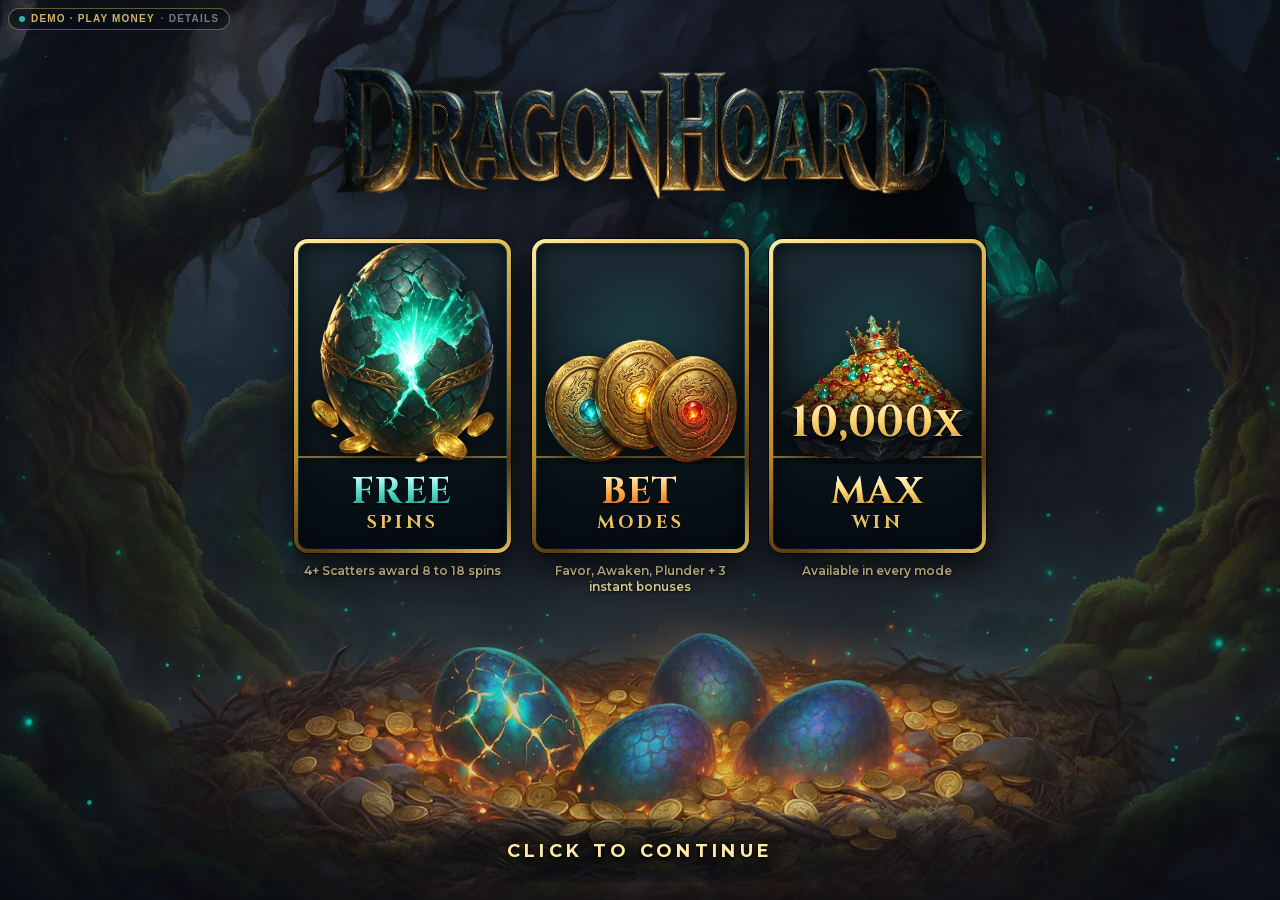
<file: dragonhoard/index.html>
<!doctype html>
<html lang="en">
	<head>
		<!--
			Static demo harness. Injected by demo/scripts/build-demo.mjs into a copy of the game
			build; it is not part of the game and is absent from every other build.

			demo-rgs.js is a CLASSIC script and must stay one: it has to run before the SvelteKit
			bundle, which is loaded as a module and therefore deferred. It writes the launch
			params into the URL and patches fetch, both of which have to happen before
			state-shared snapshots window.location.search at module init.
		-->
		<script>window.__DEMO_CONFIG__ = {"gameId":"dragonhoard","dataVersion":"20260911T013212543Z","gameTitle":"Dragonhoard","currency":"USD","startingBalance":5000000000,"modes":["base","bonus","favor","plunder","gilded","deep","awaken"],"stats":{"rtp":0.9599999988091146,"hitRate":0.29071444567517707,"maxWin":10000,"sampledRounds":45954,"libraryRounds":1120000}};</script>
		<script src="./demo/demo-rgs.js"></script>
		<script src="./demo/demo-badge.js" defer></script>

		<meta charset="utf-8" />
		<link rel="icon" href="./favicon.svg" />
		<!--
			initial-scale=1 pins the initial zoom: without it older iOS Safari re-zooms on
			orientation change and the canvas comes back the wrong size. viewport-fit=cover lets
			the page extend under the notch/home indicator and is what makes the env(safe-area-*)
			insets resolve to non-zero at all.
		-->
		<meta
			name="viewport"
			content="width=device-width, initial-scale=1, viewport-fit=cover"
		/>
		<script>
			// Explicit opt-in read by packages/pixi-svelte's preloadFont(). Dragonhoard self-hosts
			// proxima-nova (see src/styles/modalTheme.scss), so this tells the shared loader to
			// watch the local @font-face instead of fetching from Typekit. This must run before
			// preloadFont() is called (it is, since inline <head> scripts execute before the
			// SvelteKit app bundle mounts), and no other app sets this flag.
			window.__SELF_HOSTED_FONTS__ = true;

			// START THE HUD FACE FETCHING FROM THE FIRST PACKETS OF THE DOCUMENT.
			//
			// The bar's readouts are Pixi Text nodes, and Pixi bakes whatever `fillText` resolves
			// to into a texture that is never re-rendered. Montserrat is declared in
			// styles/modalTheme.scss with `font-display: block`, and a browser does not start
			// fetching a face until something asks for that family AND that weight -- naming the
			// weight matters, because a variable font is fetched once but not for a weight nobody
			// has asked about. 600 is the bar's label, 700 its value.
			//
			// game/themeFont.ts awaits these same two loads, but it cannot run until the app
			// bundle has downloaded, parsed and mounted. Asking here costs nothing, cannot fail
			// the boot (document.fonts.load resolves with an empty array for an unknown family,
			// and the whole thing is guarded), and moves the start of the fetch several seconds
			// earlier on a slow connection. The woff2 is inlined as a data URI by the build, so
			// this resolves off the stylesheet rather than over the network.
			try {
				if (document.fonts && document.fonts.load) {
					document.fonts.load('600 120px Montserrat');
					document.fonts.load('700 120px Montserrat');
				}
			} catch (e) {
				/* a browser without the CSS Font Loading API keeps the block-period behaviour */
			}
		</script>
		<!--
			Boot curtain, inlined into the document on purpose.

			LoadingCurtain.svelte's whole reason to exist is to paint on the first frame, and as a
			Svelte component it structurally cannot: nothing it renders exists until the app bundle
			has downloaded, parsed and mounted. On a 400kbps connection that measured at 9.6s of
			black screen. This markup and its CSS are the same design expressed in static HTML, so
			they paint from the first packets of the document, before a single byte of JS or of the
			game's assets.

			It carries NO copy and no progress bar. The cavern ground and the breathing teal glow
			are the whole of it: nothing here names the game, and nothing here claims to be
			reporting progress. The comments beside the markup below say why on both counts, and
			where the game's name actually reaches the player.

			LoadingCurtain.svelte adopts this element on mount (progress, then dismissal) instead
			of rendering a second copy of it -- see that file.

			WHAT GATES THE FIRST PAINT, MEASURED, because removing the copy looked at first like it
			had cost half a second and it had not. Chromium will not paint while a render-blocking
			stylesheet is pending, and SvelteKit's head injection point below adds one after this
			<style>. That stylesheet is 43KB, so on a slow link it, and not this markup, is what
			decides when the curtain appears. At 800kbps with 120ms of latency, three runs each,
			against the same build with byte-identical asset URLs:

			  this document                     stylesheet in at 1147 to 1174ms, paint 1184 to 1256ms
			  the same plus the old copy         stylesheet in at 1157 to 1174ms, paint 1212 to 1236ms

			No document sizes are quoted on purpose. Every earlier version of this paragraph gave
			one, and every one of them went stale the next time somebody edited a comment in this
			file, which changes the byte count without changing a pixel. For the record in the
			only form that keeps: this branch's built document is LARGER than main's, because it
			carries more comment text than it removed copy, and first paint is unchanged anyway.

			Paint follows the stylesheet by 30 to 80ms either way and the two documents are
			indistinguishable, so the copy removal neither helped nor hurt. Note that a
			screenshot taken during the boot cannot settle this question in either direction:
			capturing one forces a composite, which rasterises this inline markup in about 140ms
			whether or not the browser has presented a frame to the player. Compare documents
			against the same build with byte-identical asset URLs, or the measurement is of
			bandwidth rather than of the curtain.

			(One trap, since it cost a build. Do NOT write SvelteKit's head placeholder literally
			in a comment in this file: the template substitutes the FIRST occurrence, so a mention
			of it up here silently eats the real one and the document ships with no stylesheet and
			no module preloads at all. check-boot-curtain.mjs catches that, which is how this
			paragraph came to be here.)
		-->
		<style>
			#boot-curtain {
				position: fixed;
				inset: 0;
				z-index: 998; /* below the platform loader (999), above the canvas */
				display: flex;
				align-items: center;
				justify-content: center;
				overflow: hidden;
				/* palette.obsidianCavern -> obsidianDeep: the cave's own deep blue, never neutral black. */
				background: radial-gradient(ellipse at 50% 45%, #0b1b2a 0%, #050e16 55%, #030910 100%);
				opacity: 1;
				transition: opacity 320ms ease-out;
			}
			#boot-curtain.is-hidden {
				opacity: 0;
				pointer-events: none;
			}
			#boot-curtain .glow {
				position: absolute;
				width: 120vmin;
				height: 120vmin;
				border-radius: 50%;
				background: radial-gradient(circle, rgba(53, 214, 208, 0.13) 0%, rgba(53, 214, 208, 0) 62%);
				animation: boot-breathe 4.5s ease-in-out infinite;
			}
			@keyframes boot-breathe {
				0%, 100% { transform: scale(0.92); opacity: 0.65; }
				50% { transform: scale(1.06); opacity: 1; }
			}
			/*
				THE PROGRESS BAR IS NOT DRAWN, and this is the element that used to draw it.

				It was a 4px gold track across the middle of the screen with a fill that grew with
				`stateApp.loadingProgress`. It never grew. A MutationObserver on this element's
				aria-valuenow caught every write to that state over a whole boot, and there were four,
				carrying two distinct values:

				  t+1148ms   loadingProgress 0     fill rendered 0px
				  t+14869ms  loadingProgress 0     fill rendered 0px
				  t+42880ms  loadingProgress 100   fill rendered 0px
				  t+42893ms  loadingProgress 100   fill rendered 0px

				The curtain stops being the surface the player is looking at at t+14593ms, when the
				platform's card and the studio ident mount from the same +layout.svelte on the same tick,
				both above it. So the value never takes an intermediate step at all, and the one step it
				does take lands 28 seconds after this element was last visible. Sampled every 25ms at
				390x844 and 1440x900 and at 400kbps, 800kbps and unthrottled, the number of frames in
				which the curtain was the top surface AND the fill had any width was 0 out of six runs:
				a 267.70px track on the phone and 300.00px on the desktop, with a 0.00px fill in every
				frame anyone could see. A bar that is provably always at zero is not a dim bar, it is a
				gold line drawn on an empty screen, so it went.

				WHERE THE FIX WOULD GO, IF SOMEONE LATER WANTS A WORKING BAR: not here. The markup was
				never the problem. packages/pixi-svelte/src/lib/components/AssetsLoader.svelte drives
				`stateApp.loadingProgress`, and its `onProgress` counts an asset only when that asset
				reports a value of 1, and only once `preLoaded` is true. The preload phase, which is
				where the download time actually goes, therefore reports nothing at all, and the total
				arrives as a single jump at the end. That file is shared by six apps, and the studio
				ident's own bar reads the same state and sits at 0% for most of its run for exactly the
				same reason, which is visible in the sequence captures under
				docs/boot-first-screen-2026-09-12. Fix it there and both bars start working; nothing done
				to this rule can achieve that.

				What is left here is that same element with nothing visible about it, because deleting it
				outright would take something real with it. It is the game's only accessible loading
				indicator: GambitLoader.svelte is `aria-hidden` precisely BECAUSE this progressbar
				announces the loading state underneath it, and that file says so. So the role, the label
				and the value survive for a screen reader, LoadingCurtain.svelte keeps updating
				aria-valuenow, and nothing is painted. The clip-path idiom keeps it in the accessibility
				tree; `display: none` or `visibility: hidden` would take it out of that tree too.
			*/
			#boot-curtain .progress {
				position: absolute;
				width: 1px;
				height: 1px;
				margin: -1px;
				padding: 0;
				border: 0;
				overflow: hidden;
				clip-path: inset(50%);
				white-space: nowrap;
			}
			@media (prefers-reduced-motion: reduce) {
				#boot-curtain .glow { animation: none; }
			}
		</style>
		
		<link href="./_app/immutable/assets/bundle.ClcdzUu-.css" rel="stylesheet">
		<link rel="modulepreload" href="./_app/immutable/bundle.CWEvY-PC.js">
		<!-- seo:start, generated by tools/seo-head.mjs from tools/demos/<slug>.json, do not hand-edit -->
		<title>Play the Dragon Hoard Demo: a Cluster Pays Tumble Slot</title>
		<meta name="description" content="Dragon Hoard is a cluster pays slot in development at Gambit Games. The browser demo is an early build with rough edges. Tumbling cascades, play money only.">
		<link rel="canonical" href="https://playgambitgames.com/dragonhoard/">
		<meta property="og:title" content="Play the Dragon Hoard Demo: a Cluster Pays Tumble Slot">
		<meta property="og:description" content="Dragon Hoard is a cluster pays slot in development at Gambit Games. The browser demo is an early build with rough edges. Tumbling cascades, play money only.">
		<meta property="og:type" content="website">
		<meta property="og:url" content="https://playgambitgames.com/dragonhoard/">
		<meta property="og:site_name" content="Gambit Games">
		<meta property="og:image" content="https://playgambitgames.com/assets/img/og.png">
		<meta property="og:image:width" content="1200">
		<meta property="og:image:height" content="630">
		<meta property="og:image:alt" content="The Gambit Games wordmark on a dark grid, above the line: engineering the next generation of Stake Engine slots.">
		<meta name="twitter:card" content="summary_large_image">
		<meta name="twitter:title" content="Play the Dragon Hoard Demo: a Cluster Pays Tumble Slot">
		<meta name="twitter:description" content="Dragon Hoard is a cluster pays slot in development at Gambit Games. The browser demo is an early build with rough edges. Tumbling cascades, play money only.">
		<meta name="twitter:image" content="https://playgambitgames.com/assets/img/og.png">
		<meta name="twitter:image:alt" content="The Gambit Games wordmark on a dark grid, above the line: engineering the next generation of Stake Engine slots.">
		<!-- seo:end -->
	</head>
	<body style="margin: 0; padding: 0; overflow: hidden; background-color: black">
		<div id="boot-curtain">
			<div class="glow"></div>
			<!--
				The curtain carries NO copy at all and draws nothing but its ground: no title, no
				tagline, no mark, and since the measurement recorded in the style block above, no
				progress bar either. The cavern gradient and its breathing glow are the whole picture.

				It used to paint the game's name and a mechanic line here. That put the game's name on
				screen before the Gambit Games studio ident and then again on the title card immediately
				after it, so the game introduced itself twice around the studio's card. The ident is now
				the first thing of OURS that a player sees, and the title card
				(components/LoadingScreen.svelte) is the game's single branding moment.

				Not the first thing a player sees, though, and nothing here should claim it is: the
				platform's own "Powered By" card plays at z-index 999 (components-shared's
				LoaderStakeEngine) between this curtain and the ident, measured at 14.6s to 34.7s of a
				boot throttled to 800kbps. That card appears on BOTH surfaces. It is not a
				casino-only thing that the demo escapes: the demo build on playgambitgames.com was
				measured under the same throttle and the card is the top surface there at 11.0s.

				That fact killed a design. The curtain was briefly repainted in the studio ident's
				own charcoal ground so the two would read as one screen; the work is kept on
				`wip/dh-boot-curtain-ident-ground`. It was abandoned because there is no
				curtain-to-ident seam to hide on either surface, the platform's card sits across
				it, so matching the ident gained nothing a player could perceive while costing the
				game's palette on its own first screen. If that idea comes back, this is the
				measurement to check first.

				Removing the copy also retires a jurisdiction problem rather than solving it. The
				platform's requirements bar a fixed list of words in a social casino, and the game learns
				which casino a session is in from two independent signals (the `social` launch parameter,
				and `jurisdiction.socialCasino` in the /wallet/authenticate response, see
				src/i18n/sweeps.ts). Neither can be known at first paint: the response is a network round
				trip, and the parameter is absent in exactly the case the second signal was added for. So
				this element could never resolve its own wording by construction, and substituting the
				wording once the response landed would be too late, because a restricted word would
				already have been on screen for a frame. The line that used to sit here was worded to be
				correct in BOTH casinos for that reason. With no copy at all there is no wording left to
				resolve. That is a stronger property than a carefully chosen line, not a weaker one.

				The game's name still reaches the player a moment later, on the welcome screen
				(components/WelcomeScreen.svelte), which renders inside <Authenticate> and therefore
				knows the jurisdiction for real before it draws any copy.

				No restricted term is written anywhere in this file, comments included, so the built
				document is clean to a plain grep and not only to a parser.
				scripts/check-boot-curtain.mjs fails the build if this element disappears, if any text
				copy reappears inside it, or if a restricted term reaches its markup.
			-->
			<div
				class="progress"
				role="progressbar"
				aria-valuenow="0"
				aria-valuemin="0"
				aria-valuemax="100"
				aria-label="Loading"
			></div>
		</div>
		<div>
			<script>
				{
					__sveltekit_1k9z35n = {
						base: new URL(".", location).pathname.slice(0, -1)
					};

					const element = document.currentScript.parentElement;

					import("./_app/immutable/bundle.CWEvY-PC.js").then((app) => {
						app.start(element)
					});
				}
			</script>
		</div>
	</body>
</html>
</file>
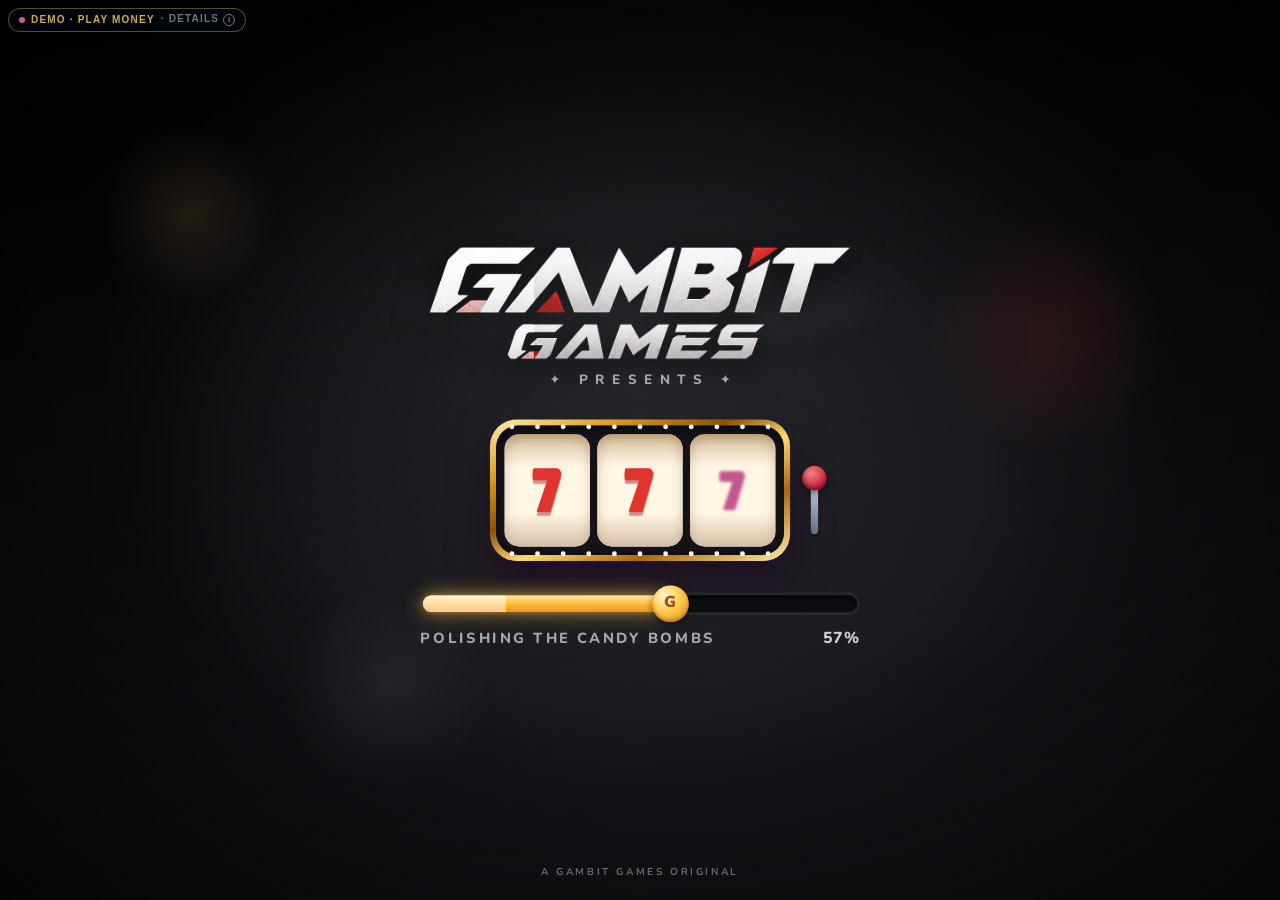
<file: sweet-bomb-or-a-wild/index.html>
<!doctype html>
<html lang="en">
  <head>
    <meta charset="UTF-8" />
    <!--
      viewport-fit=cover is required for env(safe-area-inset-*) to resolve to
      anything but 0 on notched devices; the HUD pads itself with the bottom
      inset. Zoom is locked because the game is a fixed-viewport canvas inside
      a casino iframe: pinch or double-tap zoom pans the board out of view
      with no way for the player to recover it.
    -->
    <meta
      name="viewport"
      content="width=device-width, initial-scale=1.0, maximum-scale=1.0, user-scalable=no, viewport-fit=cover"
    />
    <meta name="mobile-web-app-capable" content="yes" />
    <meta name="apple-mobile-web-app-status-bar-style" content="black-translucent" />
    <meta name="theme-color" content="#2b0a33" />


    <link rel="icon" type="image/png" href="favicon.png" />
    <link rel="apple-touch-icon" href="icon.png" />

    <script type="module" crossorigin src="./assets/index-D233-_lv.js"></script>
    <link rel="stylesheet" crossorigin href="./assets/index-DLSSs5fA.css">
    <!-- seo:start, generated by tools/seo-head.mjs from tools/demos/<slug>.json, do not hand-edit -->
    <title>Play Sweet Bomb or a Wild, a 6x5 Candy Cascade Slot Demo</title>
    <meta name="description" content="Play the browser demo of Sweet Bomb or a Wild, a 6x5 candy cascade slot: bomb multipliers, 96.00% published RTP, 12,777x max win. Play money, nothing to buy.">
    <link rel="canonical" href="https://playgambitgames.com/sweet-bomb-or-a-wild/">
    <meta property="og:title" content="Play Sweet Bomb or a Wild, a 6x5 Candy Cascade Slot Demo">
    <meta property="og:description" content="Play the browser demo of Sweet Bomb or a Wild, a 6x5 candy cascade slot: bomb multipliers, 96.00% published RTP, 12,777x max win. Play money, nothing to buy.">
    <meta property="og:type" content="website">
    <meta property="og:url" content="https://playgambitgames.com/sweet-bomb-or-a-wild/">
    <meta property="og:site_name" content="Gambit Games">
    <meta property="og:image" content="https://playgambitgames.com/assets/img/sweet-bomb-live-capture-v2.jpg">
    <meta property="og:image:width" content="1200">
    <meta property="og:image:height" content="750">
    <meta property="og:image:alt" content="The Sweet Bomb or a Wild board, a 6x5 grid of candy and fruit symbols over a candy landscape, above the demo's play-money credit meter.">
    <meta name="twitter:card" content="summary_large_image">
    <meta name="twitter:title" content="Play Sweet Bomb or a Wild, a 6x5 Candy Cascade Slot Demo">
    <meta name="twitter:description" content="Play the browser demo of Sweet Bomb or a Wild, a 6x5 candy cascade slot: bomb multipliers, 96.00% published RTP, 12,777x max win. Play money, nothing to buy.">
    <meta name="twitter:image" content="https://playgambitgames.com/assets/img/sweet-bomb-live-capture-v2.jpg">
    <meta name="twitter:image:alt" content="The Sweet Bomb or a Wild board, a 6x5 grid of candy and fruit symbols over a candy landscape, above the demo's play-money credit meter.">
    <!-- seo:end -->
  </head>

  <body>
    <div id="root"></div>
    <script>window.__DEMO_CONFIG__ = {"gameTitle":"Sweet Bomb Or A Wild","theme":{"accent":"#ffd166","accentSoft":"rgba(255, 209, 102, 0.42)","accentBright":"#ffe6a8","focus":"#ff6fae","panelTop":"#3a1147","panelBottom":"#1d0726","inkOnAccent":"#2b0a33"},"notes":["\u003cstrong>The balance is play money.\u003c/strong> It lives in this browser, it has no value, and it cannot be cashed out, transferred, or topped up with anything real.","\u003cstrong>Nothing is for sale.\u003c/strong> There is no payment step anywhere in this page, and no account to create.","\u003cstrong>Outcomes are generated live, in this page.\u003c/strong> Every round is drawn by the game's own maths engine running in your browser. Nothing is pre-recorded, and the page needs no connection to a server to play.","\u003cstrong>The demo's own return is not the published figure.\u003c/strong> The published build ships a weighted outcome table solved to land on 96.00%. This demo draws from the engine directly, without that weighting, so what it pays over the long run will not match that number exactly in either direction.","\u003cstrong>A short session proves nothing.\u003c/strong> A published return is an average over millions of rounds. A few hundred spins will land nowhere near it, in either direction, and that is true of real play too."],"facts":[{"label":"Published return to player","value":"96.00%"},{"label":"Maximum win","value":"12,777x the stake"},{"label":"Maximum win from a bought bonus","value":"12,777x the stake"},{"label":"Starting play-money balance","value":"$1,000.00"}],"footnote":"The figures above are read from the game's own math configuration (PUBLISHED_RTP, MAX_WIN_MULTIPLIER and BONUS_BUY_MAX_WIN_MULTIPLIER), not estimated, so they match what the in-game paytable states. A bought bonus reaches the same 12,777x cap as the game as a whole: it once topped out lower, and the published bonus table now carries rounds at the full cap. The in-game paytable states both figures the same way. The starting balance applies to a first visit: this browser remembers where you left off."};</script>
    <script src="./demo/badge.js" defer></script>
  </body>
</html>
</file>
<file: dragonhoard/_app/immutable/assets/bundle.ClcdzUu-.css>
@charset "UTF-8";picture.svelte-1k5i5or{display:block;width:100%;max-width:var(--max-width-value)}.loader.svelte-1k5i5or{display:block;width:100%}.wrap.svelte-1qznkct{position:absolute;width:100%;height:100%;top:0;left:0;z-index:999;background-color:#000;overflow:hidden;background-color:var(--wrap-background)}.gif-loader-wrap.svelte-1qznkct{background-color:var(--loader-wrap-background);position:absolute;top:0;left:0;width:100%;height:100%;z-index:1;display:flex;justify-content:center;align-items:center}.add-your-loader.svelte-1ay1qhf{z-index:999;color:#fff;position:absolute;top:50%;left:50%;transform:translate(-50%,10px)}.pop-up-wrap.svelte-pp5py5{font-family:proxima-nova,sans-serif;touch-action:manipulation;color:#fff;position:fixed;left:0;top:0;bottom:0;right:0;display:flex!important;justify-content:center;align-items:center}.pop-up-wrap.disabled.svelte-pp5py5,.pop-up-wrap.leaving.svelte-pp5py5{pointer-events:none}.pop-up-wrap.svelte-pp5py5:focus,.pop-up-wrap.svelte-pp5py5:focus-visible{outline:none}.blur-layer.svelte-pp5py5{position:absolute;left:0;top:0;bottom:0;right:0;background-color:#00000080;backdrop-filter:blur(30px);-webkit-backdrop-filter:blur(30px)}.top-layer.svelte-pp5py5{box-sizing:border-box;width:100%;height:100%;padding:max(24px,2.5vmin);z-index:var(--zIndex);display:flex;flex-direction:column;align-items:center;justify-content:center}.content-anchor.svelte-pp5py5{--ui-popup-close-size: max(44px, 3rem);--ui-popup-close-inset: 0px;box-sizing:border-box;position:relative;z-index:100;display:flex;flex-direction:column;align-items:center;justify-content:center;padding-right:var(--ui-popup-close-inset);margin-right:calc(-1 * var(--ui-popup-close-inset));max-width:100%;max-height:100%;min-height:0}.content-anchor.has-close.svelte-pp5py5{--ui-popup-close-inset: var(--ui-popup-close-size)}.click-to-close-layer.svelte-pp5py5{z-index:var(--zIndex);position:absolute;width:100%;height:100%}.close-button-wrap.svelte-pp5py5{position:absolute;top:0;right:0;z-index:var(--zIndex)}.close-button.svelte-pp5py5{cursor:pointer;color:#fff;font-size:3rem;font-weight:900;background-color:transparent;border-color:transparent;line-height:0px;width:var(--ui-popup-close-size, max(44px, 3rem));height:var(--ui-popup-close-size, max(44px, 3rem))}.button.svelte-vbgtis{width:100%;position:relative;font-family:proxima-nova,sans-serif;cursor:pointer;display:inline-flex;justify-content:center;background-color:transparent;border-color:transparent;padding:0}.button.debug.svelte-vbgtis{border-color:#fff;border-width:2px}.button.disabled.svelte-vbgtis{cursor:not-allowed;opacity:.5}.wrap.svelte-15ij6hr{min-width:20rem}@media (orientation: portrait) and (min-width: 320px) and (max-width: 370px){.wrap.svelte-15ij6hr{min-width:17rem}}@media (orientation: landscape) and (min-height: 255px) and (max-height: 480px){.wrap.svelte-15ij6hr{min-width:23rem}}.content-wrap.svelte-15ij6hr{display:flex;flex-direction:column;justify-content:center}.grid.svelte-15ij6hr{display:grid;gap:.75rem;place-content:center;grid-template-columns:repeat(3,1fr)}@media (max-height: 480px){.grid.svelte-15ij6hr{grid-template-columns:repeat(4,1fr)}}@media (max-width: 500px){.miniSize.svelte-15ij6hr{grid-template-columns:repeat(auto-fit,minmax(20px,1fr))}}@media (max-height: 500px){.miniSize.svelte-15ij6hr{grid-template-columns:repeat(auto-fit,minmax(20px,1fr))}}.toggle.svelte-febqom{position:relative;display:inline-block;color:#fff;font-weight:400;cursor:pointer}.toggle.disabled.svelte-febqom{opacity:.5}.toggle.svelte-febqom input:where(.svelte-febqom){width:0;height:0;opacity:0;position:absolute}.content.svelte-febqom{font-weight:700;white-space:nowrap}.content.svelte-febqom:after{content:"▼";vertical-align:middle;color:#fff;margin-left:.5rem}.content.toggled.svelte-febqom:after{content:"▲";vertical-align:top}.ui-popup-standard-content-wrap.svelte-e69trk{display:flex;flex-direction:column;justify-content:center;align-items:center;z-index:var(--zIndex);max-width:var(--maxWidth);gap:1rem;padding:var(--ui-modal-panel-padding, 0);border-style:var(--ui-modal-panel-border-style, none);border-color:transparent;border-image-source:var(--ui-modal-panel-image, none);border-image-slice:var(--ui-modal-panel-slice, 0) fill;border-image-width:var(--ui-modal-panel-border-width, 0)}@media (max-height: 560px){.ui-popup-standard-content-wrap.tighten-short-height.svelte-e69trk{padding:1rem 1.5rem!important;gap:.5rem!important}}.error-title.svelte-12y30s1{font-weight:700;letter-spacing:.08em;text-transform:uppercase;color:var(--ui-modal-title-color, inherit)}.error-text.svelte-12y30s1{max-width:420px;margin:0;text-align:center;line-height:1.45;white-space:normal}.error-reference.svelte-12y30s1{margin:0;font-size:.75em;opacity:.6;letter-spacing:.06em}.rectangle.svelte-1xcebtp{width:var(--width-value);height:var(--height-value);background:var(--background-value);border:var(--border-value);border-radius:10px}.ui-modal-title-wrap.svelte-16q8wi8{text-align:center}.content.svelte-l3vzfy{position:relative;text-align:center;display:flex;gap:1rem}.content.column.svelte-l3vzfy{flex-direction:column;align-items:center;max-height:100%}.content.row.svelte-l3vzfy{flex-direction:row;justify-content:center;max-width:100%}.ui-modal-button-wrap.svelte-5vvei4{width:100%;display:flex;justify-content:center}.full-width.svelte-5vvei4{width:100%}.max-width.svelte-5vvei4{width:100%;max-width:250px}.base-button-content.svelte-1gyd1e8{position:absolute;color:#fff;width:100%;height:100%;display:flex;justify-content:center;align-items:center}.toggle-wrap.svelte-49vlif{display:flex;flex-direction:row;align-items:center;gap:.5rem}.amount.svelte-49vlif{font-size:var(--ui-bet-amount-size, clamp(1.5rem, 6vw, 2.25rem));font-weight:700}.step-glyph.svelte-49vlif{font-size:calc(var(--ui-bet-icon-size, 2.5rem) * .8);line-height:1}.toggle-wrap.svelte-49vlif button{min-width:44px;min-height:44px;align-items:center}.bonus-card-wrap.svelte-jvv5bb{padding:.5rem;flex-direction:column;display:flex;justify-content:space-between;border-radius:10px;background:#00000080;text-align:left;min-width:220px;width:clamp(220px,25vw,460px);gap:.5rem}.info.svelte-jvv5bb{display:flex;flex-direction:column;gap:.5em}.icon.svelte-13ei0s9{display:flex;justify-content:center;align-items:center}.icon.svelte-13ei0s9 img:where(.svelte-13ei0s9){width:clamp(2.5rem,4vw,4rem);height:auto;object-fit:contain;display:block}.title.svelte-13ei0s9{font-size:clamp(1rem,1.2vw,1.5rem);line-height:1.2;text-align:center}.description.svelte-13ei0s9{font-size:clamp(.75rem,.9vw,1.05rem);line-height:1.3;text-align:center;min-height:4rem;white-space:pre-line;display:inline-flex;align-items:center}.description.svelte-13ei0s9:empty{display:none}.per-spin.svelte-13ei0s9{font-size:var(--ui-bonus-per-spin-size, .6em);font-weight:400;letter-spacing:.09em;line-height:1.2;margin-top:.15em;opacity:.75}.price.svelte-13ei0s9{font-size:clamp(1.4rem,1.8vw,2.25rem);font-weight:700;line-height:1.2;text-align:center;white-space:nowrap}.fit-box.svelte-lmyduq{position:relative;flex:0 0 auto}.scaled.svelte-lmyduq{position:absolute;left:0;top:0;transform-origin:top left;width:max-content}.bonuses-wrap.svelte-lmyduq{display:flex;flex-direction:column;gap:1rem}.tier-group.svelte-lmyduq{display:flex;flex-direction:column;gap:.55rem}.tier-row.svelte-lmyduq{display:flex;flex-direction:row;gap:1rem;flex-wrap:wrap;justify-content:center}.fit-box.svelte-19qils5{position:relative;flex:0 0 auto}.scaled.svelte-19qils5{position:absolute;left:0;top:0;transform-origin:top left;width:max-content}.bonuses.svelte-19qils5{display:flex;flex-direction:column;align-items:center;gap:1rem}.bet-amount.svelte-19qils5{display:flex;justify-content:center}.tier-group.svelte-19qils5{display:flex;flex-direction:column;gap:.55rem}.bonuses.svelte-19qils5 .bonus-card-wrap .description{font-size:var(--ui-bonus-desc-size)!important}.bonuses.svelte-19qils5 .bonus-card-wrap .ui-modal-button-wrap .rectangle{--height-value: var(--ui-bonus-cta-height) !important}.bonuses.svelte-19qils5 .bonus-card-wrap .ui-modal-button-wrap button{min-height:var(--ui-bonus-cta-height);align-items:center}.fit-box.svelte-itys3x{position:relative;flex:0 0 auto}.scaled.svelte-itys3x{position:absolute;left:0;top:0;transform-origin:top left;width:max-content}.bonuses.svelte-itys3x{display:flex;flex-direction:column;align-items:center;gap:.4rem}.bet-amount.svelte-itys3x{display:flex;justify-content:center}.tier-columns.svelte-itys3x{display:flex;flex-direction:row;align-items:stretch;justify-content:center;gap:24px}.tier-group.svelte-itys3x{display:flex;flex-direction:column;justify-content:space-between;gap:.35rem}.bonuses.svelte-itys3x .bonus-card-wrap{box-sizing:border-box!important;width:var(--ui-bonus-card-width)!important;min-width:0!important;padding:.6rem .45rem!important;gap:.25rem!important}.bonuses.svelte-itys3x .bonus-card-wrap .icon{display:none}.bonuses.svelte-itys3x .bonus-card-wrap .info{gap:3px!important}.bonuses.svelte-itys3x .bonus-card-wrap .title{font-size:13px!important;min-height:0!important}.bonuses.svelte-itys3x .bonus-card-wrap .description{font-size:11px!important;min-height:0!important}.bonuses.svelte-itys3x .bonus-card-wrap .price{font-size:17px!important}.bonuses.svelte-itys3x .bonus-card-wrap .ui-modal-button-wrap .rectangle{--height-value: 44px !important}.bonuses.svelte-itys3x .bonus-card-wrap .ui-modal-button-wrap button{min-height:44px;align-items:center}.bonuses.svelte-itys3x .bonus-card-wrap .base-button-content span{font-size:12px!important}.tier-heading.svelte-1uawv73{font-size:var(--ui-bonus-tier-heading-size, 12px);line-height:1.25;font-weight:700;letter-spacing:.14em;text-transform:uppercase;text-align:center;width:0;min-width:100%;color:var(--ui-bonus-tier-accent)}.tier-heading[data-bet-mode-tier=activate].svelte-1uawv73{--ui-bonus-tier-accent: var(--ui-bonus-tier-accent-activate, #6fe6da)}.tier-heading[data-bet-mode-tier=buy].svelte-1uawv73{--ui-bonus-tier-accent: var(--ui-bonus-tier-accent-buy, #e7c25b)}[data-bet-mode-tier=activate].svelte-776366{--ui-bonus-tier-accent: var(--ui-bonus-tier-accent-activate, #6fe6da)}[data-bet-mode-tier=buy].svelte-776366{--ui-bonus-tier-accent: var(--ui-bonus-tier-accent-buy, #e7c25b)}.confirm-head.svelte-776366{display:flex;flex-direction:column;align-items:center;gap:.5rem;width:100%}.confirm-icon.svelte-776366 img:where(.svelte-776366){width:clamp(44px,12vw,72px);height:auto;object-fit:contain;display:block}.confirm-tier-rule.svelte-776366{height:2px;width:min(140px,45%);background:linear-gradient(90deg,transparent 0%,var(--ui-bonus-tier-accent) 50%,transparent 100%)}.confirm-head.svelte-776366 .ui-modal-title-wrap{color:var(--ui-bonus-tier-accent)}.confirm-body.svelte-776366{width:100%;display:flex;justify-content:center;min-height:0;font-size:max(13px,1rem);line-height:1.45}.confirm-cost.svelte-776366{display:flex;flex-direction:row;align-items:baseline;justify-content:center;gap:.4em;font-size:clamp(22px,4.5vw,34px);font-weight:700;line-height:1.1;color:var(--ui-bonus-tier-accent)}.confirm-cost-qualifier.svelte-776366{font-size:.5em;font-weight:400;letter-spacing:.09em;opacity:.8}.confirm-actions.svelte-776366{display:flex;flex-direction:row;align-items:stretch;justify-content:center;gap:.75rem;width:100%}.confirm-action-back.svelte-776366{flex:0 1 auto;min-width:88px;max-width:150px}.confirm-action-confirm.svelte-776366{display:flex;flex:1 1 auto;justify-content:center;max-width:250px}.confirm-actions.svelte-776366 button{min-height:44px;align-items:center}@media (max-height: 560px){.confirm-head.svelte-776366{flex-direction:row;justify-content:center;align-items:center;gap:.75rem}.confirm-tier-rule.svelte-776366{display:none}.confirm-icon.svelte-776366 img:where(.svelte-776366){width:clamp(40px,9vmin,56px)}.confirm-cost.svelte-776366{font-size:clamp(18px,4vw,24px)}.confirm-body.svelte-776366{line-height:1.3}}.infinity.svelte-eq8ntj{font-size:1.5rem;line-height:1rem;margin-top:.3rem}.title.svelte-hzlrh9{line-height:1.4rem}.option-wrap.svelte-hzlrh9{white-space:nowrap}.infinity.svelte-hzlrh9{font-size:1.5rem;line-height:1rem;margin-top:.3rem;vertical-align:middle}.title.svelte-127mkoc{line-height:2rem}.option-wrap.svelte-127mkoc{white-space:nowrap}.infinity.svelte-127mkoc{font-size:1.5rem;line-height:1rem;margin-top:.3rem;vertical-align:middle}.text.svelte-1kl734d{text-align:center}.info-text.svelte-1kl734d{text-align:center;max-height:100px;max-width:480px;border-radius:8px;border:1px solid white;white-space:normal;padding:1rem}.col.svelte-99wdan{display:flex;flex-direction:column}.row.svelte-99wdan{display:flex;flex-direction:row;gap:.5rem}.button-wrap.svelte-99wdan{width:15%;display:flex;align-items:center}.range.svelte-99wdan{width:70%;display:flex;align-items:center}.value.svelte-99wdan{width:15%;display:flex;justify-content:center;align-items:center}.wrap.svelte-g8mexk{display:flex;flex-direction:column;gap:1rem}@media (min-width: 480px){.wrap.svelte-g8mexk{min-width:360px}}@media (min-width: 800px){.wrap.svelte-g8mexk{min-width:480px}}html{font-size:16px}@media screen and (max-width: 500px){html{font-size:50%}}body{font-family:proxima-nova,sans-serif;cursor:default;-webkit-user-select:none;-moz-user-select:none;user-select:none}:root{--scrollbar-size: 6px;--grey: #cccccc}.scrollY{overflow-y:auto;overflow-x:hidden;min-height:0;-webkit-overflow-scrolling:touch;-webkit-overflow-scroll:touch;scrollbar-width:thin;background-image:linear-gradient(var(--ui-scroll-shadow-bg) 45%,rgba(0,0,0,0)),linear-gradient(rgba(0,0,0,0),var(--ui-scroll-shadow-bg) 55%),radial-gradient(farthest-side at 50% 0,#0006,#0000),radial-gradient(farthest-side at 50% 100%,#0006,#0000);background-repeat:no-repeat;background-position:top,bottom,top,bottom;background-size:100% 28px,100% 28px,100% 10px,100% 10px;background-attachment:local,local,scroll,scroll}.scrollX{overflow-x:auto;overflow-y:hidden;-webkit-overflow-scrolling:touch;transform:translateZ(0);-moz-transform:none!important;scrollbar-width:thin}.hide-scrollbar{scrollbar-width:none}.hide-scrollbar::-webkit-scrollbar{display:none}.scrollX,.scrollY{scrollbar-color:var(--grey) transparent}.scrollX::-webkit-scrollbar{height:var(--scrollbar-size)}.scrollY::-webkit-scrollbar{width:var(--scrollbar-size)}.scrollY::-webkit-scrollbar-thumb,.scrollX::-webkit-scrollbar-thumb{background:var(--grey);border-radius:10px}.scroll-light{scrollbar-color:var(--grey) transparent}.scroll-light::-webkit-scrollbar-thumb{background:var(--grey)}@font-face{font-family:Lilita One;font-style:normal;font-weight:400;font-display:swap;src:url(./lilita-one-latin.87r-Z-Re.woff2) format("woff2")}@font-face{font-family:Cinzel;font-style:normal;font-weight:400 700;font-display:swap;src:url(./cinzel-latin.BOqWLKHx.woff2) format("woff2")}@font-face{font-family:proxima-nova;font-style:normal;font-weight:400 700;font-display:swap;src:url(./montserrat-latin.Dk9Pm7OY.woff2) format("woff2")}@font-face{font-family:Montserrat;font-style:normal;font-weight:400 700;font-display:block;src:url(./montserrat-latin.Dk9Pm7OY.woff2) format("woff2")}:root{--grey: #b98a34}.ui-popup-standard-content-wrap{box-sizing:border-box;background:#0e0b09c7;backdrop-filter:blur(14px) saturate(1.05);-webkit-backdrop-filter:blur(14px) saturate(1.05);border-image-source:none!important;border:1px solid rgba(255,255,255,.12);border-radius:14px;padding:1.75rem 2.25rem;max-width:min(94vw,780px,var(--maxWidth, 780px))!important;max-height:100%;min-height:0;color:#f0e4cd;font-family:proxima-nova,Helvetica Neue,Arial,sans-serif;box-shadow:0 18px 52px #0000008c}.pop-up-wrap .blur-layer{background:#04080a66!important;backdrop-filter:none!important;-webkit-backdrop-filter:none!important}@supports not ((backdrop-filter: blur(1px)) or (-webkit-backdrop-filter: blur(1px))){.ui-popup-standard-content-wrap{background:#0e0b09!important}.pop-up-wrap .blur-layer{background:#04080a9e!important}}@media (prefers-reduced-transparency: reduce){.ui-popup-standard-content-wrap{background:#0e0b09!important;backdrop-filter:none!important;-webkit-backdrop-filter:none!important}.pop-up-wrap .blur-layer{background:#04080a9e!important}}@media (pointer: coarse) and (hover: none){.ui-popup-standard-content-wrap{background:#0e0b09f7}}.scrollY.dh-scroll-more{--dh-scroll-fade: 2.25rem;-webkit-mask-image:linear-gradient(to bottom,#000 calc(100% - var(--dh-scroll-fade)),transparent 100%);mask-image:linear-gradient(to bottom,#000 calc(100% - var(--dh-scroll-fade)),transparent 100%)}.close-button{color:#ffffffb8!important;font-size:24px!important;font-weight:400!important;line-height:1!important;width:44px!important;height:44px!important;display:flex!important;align-items:center;justify-content:center;background:none!important;border:0!important;border-radius:0!important;box-shadow:none!important;transition:color .15s ease}.close-button:hover{color:#fff!important}.close-button-wrap{top:.4rem!important;right:.4rem!important}.content-anchor.has-close{--ui-popup-close-inset: 0px !important}.ui-modal-title-wrap,.error-title{padding-inline:max(0px,44px + .4rem - 3rem)}@media (max-height: 560px){.tighten-short-height .ui-modal-title-wrap,.tighten-short-height .error-title{padding-inline:max(0px,44px + .4rem - 1.5rem)}}.ui-modal-title-wrap{color:#e7c25b;font-family:Cinzel,Trajan Pro,Georgia,serif;font-size:1.5rem;font-weight:700;letter-spacing:.08em;text-transform:uppercase;margin-bottom:.35rem}.error-title{color:#e7c25b!important;font-family:Cinzel,Trajan Pro,Georgia,serif;font-size:1.5rem;font-weight:700;letter-spacing:.08em;text-transform:uppercase;margin-bottom:.35rem}.rules h2,.rules h3{font-family:Cinzel,Trajan Pro,Georgia,serif;letter-spacing:.06em}.title{font-family:Cinzel,Trajan Pro,Georgia,serif}.bonus-card-wrap{background:#ffffff0a!important;border:1px solid rgba(255,255,255,.08);box-shadow:none;box-sizing:border-box!important;min-width:0!important;width:216px!important;padding:.9rem .85rem .85rem!important;gap:.35rem!important;position:relative;overflow:hidden}.bonuses-wrap{width:680px!important}.bonus-card-wrap .icon{margin:0 auto .2rem;width:96px;height:96px;flex:0 0 auto;display:flex;align-items:center;justify-content:center}.bonus-card-wrap .icon img{width:96px!important;height:96px;object-fit:contain}.bonus-card-wrap .title{font-family:Cinzel,Trajan Pro,Georgia,serif;color:#f0e4cd;letter-spacing:.045em;font-size:clamp(.92rem,1.05vw,1.15rem)!important;min-height:2.4em;display:flex;align-items:center;justify-content:center}.bonus-card-wrap .info{flex:1 1 auto!important}.bonus-card-wrap .description{justify-content:center!important;flex:1 1 auto!important;min-height:2.7em!important;font-size:clamp(.72rem,.82vw,.9rem)!important;line-height:1.35!important;color:#f0e4cdb8;font-family:proxima-nova,Helvetica Neue,Arial,sans-serif;letter-spacing:.015em}.bonus-card-wrap .price{font-family:proxima-nova,Helvetica Neue,Arial,sans-serif;font-size:clamp(1.2rem,1.5vw,1.75rem)!important;font-weight:700;font-variant-numeric:tabular-nums;letter-spacing:.01em;color:#f0e4cd}.bonus-card-wrap .price-suffix,.bonus-card-wrap .per-spin{font-family:proxima-nova,Helvetica Neue,Arial,sans-serif;letter-spacing:.08em}.tier-heading[data-bet-mode-tier=activate]{display:none!important}.bonus-card-wrap[data-bet-mode-tier=activate] .ui-modal-button-wrap .rectangle{background:none!important;border:1px solid rgba(255,255,255,.85)!important;box-shadow:none!important}.bonus-card-wrap[data-bet-mode-tier=activate] .ui-modal-button-wrap .base-button-content{color:#fff}.confirm-tier-rule{display:none!important}.rectangle{background:#ffffff0d!important;border:1px solid rgba(255,255,255,.16)!important;border-radius:8px;box-shadow:none!important;transition:border-color .15s ease,background-color .15s ease}.rectangle[style*="white solid"]{border:1px solid #e7c25b!important;background:#e7c25b29!important}.rectangle[style*="black solid"]{border:1px solid rgba(255,255,255,.16)!important}.ui-modal-button-wrap .rectangle{background:#e7c25b!important;border:1px solid #e7c25b!important;box-shadow:none!important}.base-button-content{color:#f0e4cd;font-family:proxima-nova,Helvetica Neue,Arial,sans-serif;font-weight:700;letter-spacing:.06em}.ui-modal-button-wrap .base-button-content{color:#12100d;font-weight:700;letter-spacing:.06em}input[type=range].range{-webkit-appearance:none;-moz-appearance:none;appearance:none;height:6px;border-radius:3px;background:#ffffff29!important;outline:none}input[type=range].range::-webkit-slider-thumb{-webkit-appearance:none;-moz-appearance:none;appearance:none;width:18px;height:18px;border-radius:50%;background:#e7c25b;border:0;cursor:pointer}input[type=range].range::-moz-range-thumb{width:18px;height:18px;border-radius:50%;background:#e7c25b;border:0;cursor:pointer}.value span{color:#ffd873;font-weight:600}.subtitle{color:#e7c25b;letter-spacing:.03em}.info-text{border-color:#e7c25b80!important;color:#f0e4cd}.advanced-panel{border:2px solid rgba(231,194,91,.4);border-radius:10px}.advanced-label{color:#e7c25b;letter-spacing:.03em}@media screen and (max-width: 500px){.ui-popup-standard-content-wrap{font-size:13px}.ui-popup-standard-content-wrap .ui-modal-title-wrap{font-size:16px}.ui-popup-standard-content-wrap .base-button-content,.ui-popup-standard-content-wrap .value span{font-size:14px}.ui-popup-standard-content-wrap .bonus-card-wrap .title{font-size:28px!important}.ui-popup-standard-content-wrap .bonus-card-wrap .description{font-size:19px!important;min-height:3.4em!important}.ui-popup-standard-content-wrap .bonus-card-wrap .price{font-size:34px!important}.ui-popup-standard-content-wrap .bonus-card-wrap .icon{width:80px;height:80px}.ui-popup-standard-content-wrap .bonus-card-wrap .icon img{width:80px!important;height:80px}.ui-popup-standard-content-wrap .bonus-card-wrap .base-button-content,.ui-popup-standard-content-wrap .bonus-card-wrap .base-button-content span{font-size:26px!important}.ui-popup-standard-content-wrap .bonus-card-wrap .rectangle{--height-value: 58px !important}}.ui-popup-standard-content-wrap:has(.grid){width:min(94vw,418px)}@media (pointer: coarse) and (hover: none){.ui-popup-standard-content-wrap:has(.grid){width:min(94vw,max(418px,42vmin))}}.ui-popup-standard-content-wrap:has(.grid) .wrap{min-width:0;width:100%}.ui-popup-standard-content-wrap:has(.grid) .content{width:100%}.ui-popup-standard-content-wrap:has(.grid) .content-wrap,.ui-popup-standard-content-wrap:has(.grid) .grid{width:100%}@media screen and (max-width: 500px){.pop-up-wrap .top-layer{padding:max(10px,env(safe-area-inset-top)) max(10px,env(safe-area-inset-right)) max(10px,env(safe-area-inset-bottom)) max(10px,env(safe-area-inset-left))!important}}@media screen and (max-width: 500px),screen and (max-height: 500px){.ui-popup-standard-content-wrap:has(.grid) .grid{gap:10px}.ui-popup-standard-content-wrap:has(.grid) .grid button{min-height:44px}.ui-popup-standard-content-wrap:has(.grid) .grid .rectangle{--height-value: 44px !important}.ui-popup-standard-content-wrap:has(.grid) .ui-modal-button-wrap button{min-height:48px}.ui-popup-standard-content-wrap:has(.grid) .ui-modal-button-wrap .rectangle{--height-value: 48px !important}.ui-popup-standard-content-wrap:has([data-test=down-button]):has([data-test=confirm-button]){--ui-bet-icon-size: 44px}.ui-popup-standard-content-wrap:has([data-test=down-button]):has([data-test=confirm-button]) .step-glyph{font-size:24px!important}}@media screen and (max-width: 500px){.ui-popup-standard-content-wrap:has(.grid) .grid .base-button-content span,.ui-popup-standard-content-wrap:has(.grid) .ui-modal-button-wrap .base-button-content span,.ui-popup-standard-content-wrap:has([data-test=back-button]) .base-button-content span{font-size:16px!important}.ui-popup-standard-content-wrap:has([data-test=back-button]) button{min-height:48px}.ui-popup-standard-content-wrap:has([data-test=down-button]):has([data-test=confirm-button]) .amount{font-size:24px!important}}@media (orientation: landscape) and (max-height: 500px){.ui-popup-standard-content-wrap:has(.grid){width:min(94vw,560px)}}@media (orientation: landscape) and (max-height: 500px) and (pointer: coarse) and (hover: none){.ui-popup-standard-content-wrap:has(.grid){width:min(94vw,max(560px,42vmin))}}@media (orientation: landscape) and (max-height: 500px){.ui-popup-standard-content-wrap:has(.grid){padding:1rem 1.5rem!important;gap:.75rem!important}.ui-popup-standard-content-wrap:has(.grid) .ui-modal-title-wrap{padding-inline:max(0px,44px + .4rem - 1.5rem)}.ui-popup-standard-content-wrap:has([data-test=down-button]):has([data-test=confirm-button]) .content.column{display:grid;width:100%;grid-template-columns:auto minmax(0,1fr);grid-template-areas:"label chips" "stepper chips";align-items:center;justify-items:center;gap:.5rem 1.25rem}.ui-popup-standard-content-wrap:has([data-test=down-button]):has([data-test=confirm-button]) .content.column>span{grid-area:label;align-self:end}.ui-popup-standard-content-wrap:has([data-test=down-button]):has([data-test=confirm-button]) .content.column>.toggle-wrap{grid-area:stepper;align-self:start;margin-top:.35rem}.ui-popup-standard-content-wrap:has([data-test=down-button]):has([data-test=confirm-button]) .content.column>.wrap{grid-area:chips;justify-self:stretch}}.welcome.svelte-1uuun4e{position:fixed;top:0;right:0;bottom:0;left:0;z-index:20;overflow:hidden;background:#030910;cursor:pointer;-webkit-user-select:none;user-select:none;-webkit-tap-highlight-color:transparent;opacity:1;transition:opacity .36s ease}.welcome.is-leaving.svelte-1uuun4e{opacity:0;pointer-events:none}.welcome.is-leaving.svelte-1uuun4e .cards:where(.svelte-1uuun4e){transform:scale(.97)}.welcome.svelte-1uuun4e:not(.is-ready){cursor:default}.backdrop.svelte-1uuun4e{position:absolute;top:0;right:0;bottom:0;left:0}.backdrop-media.svelte-1uuun4e{position:absolute;top:0;right:0;bottom:0;left:0;width:100%;height:100%;object-fit:cover;object-position:center}.backdrop-loop.svelte-1uuun4e{opacity:0;transition:opacity .5s ease}.backdrop-loop.is-on.svelte-1uuun4e{opacity:1}.backdrop-dim.svelte-1uuun4e{position:absolute;top:0;right:0;bottom:0;left:0;background:radial-gradient(ellipse 85% 80% at 50% 45%,#03091000 60%,#03091059),linear-gradient(180deg,#0006,#0006 58%,#00000026 82%,#00000026)}.stage.svelte-1uuun4e{--band: 68dvh;position:relative;height:var(--band);width:100%;box-sizing:border-box;padding:clamp(12px,3.5vh,44px) 16px 0;display:flex;flex-direction:column;align-items:center;justify-content:center;gap:clamp(8px,2.4vh,32px);--wm-w: min(62vw, 720px, calc((var(--band) - 260px) * 1.8));--card-aspect: .69;--gap: clamp(12px, 1.6vw, 28px);--card-w: min( 260px, calc((100vw - 32px - 2 * var(--gap)) / 3), calc((var(--band) - var(--wm-w) / 3.78 - 130px) * var(--card-aspect)) )}.wordmark.svelte-1uuun4e{margin:0;line-height:0;flex:none}.wordmark.svelte-1uuun4e img:where(.svelte-1uuun4e){width:var(--wm-w);height:auto;filter:drop-shadow(0 6px 18px rgba(0,0,0,.7))}.cards.svelte-1uuun4e{list-style:none;margin:0;padding:0;display:flex;gap:var(--gap);justify-content:center;perspective:1000px;transition:transform .36s ease}.card.svelte-1uuun4e{width:var(--card-w);flex:none;--rx: 0deg;--ry: 0deg;--gx: 50%;--gy: 30%}.card-body.svelte-1uuun4e{transform-style:preserve-3d;transition:transform .26s cubic-bezier(.22,1,.36,1),filter .26s ease;will-change:transform}.frame.svelte-1uuun4e{position:relative;aspect-ratio:var(--card-aspect);box-sizing:border-box;border-radius:14px;padding:4px;background:linear-gradient(155deg,#ffe9a8,#e7c25b 22%,#c08726 52%,#5a3a12 78%,#e7c25b);box-shadow:0 14px 30px #0009,0 0 0 1px #000000b3;display:flex;flex-direction:column;transition:box-shadow .26s ease}.frame.svelte-1uuun4e:before{content:"";position:absolute;top:4px;right:4px;bottom:4px;left:4px;border-radius:10px;background:linear-gradient(180deg,#1d2d36,#0c161b 70%);box-shadow:inset 0 0 0 1px #35d6d038,inset 0 0 24px #000c}.art.svelte-1uuun4e{position:relative;z-index:1;flex:7 1 0;min-height:0;clip-path:inset(0 0 -8px 0 round 10px 10px 0 0);container-type:size}.subject.svelte-1uuun4e{position:absolute;left:50%;bottom:-6px;transform:translate(-50%);width:min(92cqw,(100cqh + 6px) * var(--crop-aspect));aspect-ratio:var(--crop-aspect);filter:drop-shadow(0 8px 12px rgba(0,0,0,.65))}.subject.svelte-1uuun4e img:where(.svelte-1uuun4e){position:absolute;width:calc(100% * var(--crop-scale));height:auto;left:calc(100% * var(--crop-x));top:calc(100% * var(--crop-y));max-width:none}.art-glow.svelte-1uuun4e{position:absolute;top:0;right:0;bottom:0;left:0;background:radial-gradient(circle at 50% 55%,#35d6d02e,#35d6d000 62%)}.figure.svelte-1uuun4e{position:absolute;z-index:1;left:0;right:0;bottom:2%;padding:6% 0 3%;text-align:center;line-height:1}.figure.svelte-1uuun4e:before{content:"";position:absolute;top:0;right:0;bottom:0;left:0;background:radial-gradient(ellipse 60% 70% at 50% 60%,#030910d9,#03091000)}.figure.svelte-1uuun4e span:where(.svelte-1uuun4e){position:relative;font-family:Cinzel,Trajan Pro,Georgia,serif;font-weight:700;font-size:calc(var(--card-w) * .2);letter-spacing:.02em;background:var(--ink);-webkit-background-clip:text;background-clip:text;color:transparent;filter:drop-shadow(0 2px 0 rgba(0,0,0,.9)) drop-shadow(0 0 10px rgba(0,0,0,.8))}.plaque.svelte-1uuun4e{position:relative;z-index:0;flex:3 1 0;min-height:0;display:flex;flex-direction:column;align-items:center;justify-content:center;gap:2px;border-top:2px solid rgba(231,194,91,.55);background:linear-gradient(180deg,#050e1633,#030910d9);border-radius:0 0 10px 10px;text-align:center}.plaque-top.svelte-1uuun4e{font-family:Cinzel,Trajan Pro,Georgia,serif;font-weight:700;font-size:calc(var(--card-w) * .17);line-height:1;letter-spacing:.04em;background:var(--ink);-webkit-background-clip:text;background-clip:text;color:transparent;filter:drop-shadow(0 2px 0 rgba(0,0,0,.85))}.plaque-bottom.svelte-1uuun4e{font-family:Cinzel,Trajan Pro,Georgia,serif;font-weight:700;font-size:calc(var(--card-w) * .085);line-height:1.1;letter-spacing:.18em;color:#e7c25b;text-shadow:0 1px 0 rgba(0,0,0,.9)}.line.svelte-1uuun4e{margin:10px 0 0;text-align:center;font-family:Montserrat,Helvetica Neue,Arial,sans-serif;font-weight:600;font-size:clamp(11px,var(--card-w) * .055,14px);line-height:1.3;color:#ffe9a8e0;text-shadow:0 1px 3px rgba(0,0,0,.95)}.continue.svelte-1uuun4e{position:absolute;z-index:1;left:0;right:0;bottom:calc(2dvh + env(safe-area-inset-bottom,0px));height:max(36px,7dvh);display:flex;align-items:center;justify-content:center;background:radial-gradient(ellipse 340px 70% at 50% 50%,#030910d9,#0309108c,#03091000)}.continue.svelte-1uuun4e .continue-line:where(.svelte-1uuun4e){text-shadow:0 2px 4px rgb(0,0,0),0 0 10px rgba(0,0,0,.9),0 0 18px rgba(231,194,91,.35)}.continue-line.svelte-1uuun4e{-webkit-appearance:none;-moz-appearance:none;appearance:none;border:0;background:none;padding:4px 12px;cursor:pointer;font-family:Montserrat,Helvetica Neue,Arial,sans-serif;font-weight:700;font-size:clamp(13px,1.6vw,18px);letter-spacing:.24em;color:#ffe9a8;text-shadow:0 2px 6px rgba(0,0,0,.95),0 0 16px rgba(231,194,91,.35);animation:svelte-1uuun4e-continue-pulse 2.2s ease-in-out infinite}.continue-line.svelte-1uuun4e:focus-visible{outline:2px solid #35d6d0;outline-offset:4px;border-radius:4px}.progress.svelte-1uuun4e{width:min(320px,70vw);height:8px;border-radius:4px;background:#030910cc;box-shadow:0 0 0 1px #e7c25b99;overflow:hidden}.progress-fill.svelte-1uuun4e{height:100%;background:linear-gradient(90deg,#c08726,#ffe9a8);transition:width .2s linear}@keyframes svelte-1uuun4e-continue-pulse{0%,to{opacity:.55}50%{opacity:1}}@media (hover: hover) and (pointer: fine){.card.svelte-1uuun4e:hover .card-body:where(.svelte-1uuun4e){transform:translateY(-8px) scale(1.04) rotateX(var(--rx)) rotateY(var(--ry))}.card.svelte-1uuun4e:hover .frame:where(.svelte-1uuun4e){box-shadow:0 22px 40px #000000a6,0 0 0 1px #000000b3,0 0 22px 4px #e7c25b8c,0 0 60px 8px #ff9d3c40}.card.svelte-1uuun4e .frame:where(.svelte-1uuun4e):after{content:"";position:absolute;top:4px;right:4px;bottom:4px;left:4px;border-radius:10px;pointer-events:none;background:radial-gradient(circle at var(--gx) var(--gy),rgba(255,233,168,.16) 0%,rgba(255,233,168,0) 55%);opacity:0;transition:opacity .26s ease}.card.svelte-1uuun4e:hover .frame:where(.svelte-1uuun4e):after{opacity:1}}@media (hover: none){.card-body.svelte-1uuun4e{animation:svelte-1uuun4e-card-bob 4s ease-in-out infinite;animation-delay:var(--bob-delay)}}@keyframes svelte-1uuun4e-card-bob{0%,to{transform:translateY(0)}50%{transform:translateY(-6px)}}@media (prefers-reduced-motion: reduce){.card-body.svelte-1uuun4e,.continue-line.svelte-1uuun4e{animation:none}.card.svelte-1uuun4e:hover .card-body:where(.svelte-1uuun4e){transform:translateY(-4px)}}@media (max-aspect-ratio: 4/5){.backdrop-media.svelte-1uuun4e{object-position:58% center}.stage.svelte-1uuun4e{--band: 72dvh;--card-w: min(420px, calc(100vw - 32px) );--wm-w: min(80vw, 420px);--row-h: clamp(64px, calc((var(--band) - var(--wm-w) / 3.78 - 100px) / 3 - 30px), 150px);gap:clamp(12px,3vh,32px)}.cards.svelte-1uuun4e{flex-direction:column;gap:14px}.frame.svelte-1uuun4e{aspect-ratio:auto;height:var(--row-h);flex-direction:row}.art.svelte-1uuun4e{flex:0 0 calc(var(--row-h) * 1.1);clip-path:inset(0 -8px 0 0 round 10px 0 0 10px)}.art.svelte-1uuun4e .subject:where(.svelte-1uuun4e){bottom:0;width:min(94cqw,100cqh * var(--crop-aspect))}.plaque.svelte-1uuun4e{flex:1 1 0;z-index:0;border-top:0;border-left:2px solid rgba(231,194,91,.55);border-radius:0 10px 10px 0}.plaque-top.svelte-1uuun4e{font-size:max(11px,var(--row-h) * .3)}.plaque-bottom.svelte-1uuun4e{font-size:max(11px,var(--row-h) * .15)}.figure.svelte-1uuun4e span:where(.svelte-1uuun4e){font-size:max(11px,var(--row-h) * .2)}.line.svelte-1uuun4e{margin-top:6px;font-size:12px}.continue-line.svelte-1uuun4e{font-size:14px}}@media (max-aspect-ratio: 4/5) and (max-height: 700px){.line.svelte-1uuun4e{display:none}}@media (max-height: 640px) and (min-aspect-ratio: 4/5){.stage.svelte-1uuun4e{--band: calc(98dvh - max(36px, 7dvh)) ;--wm-w: min(48vw, 320px, calc((var(--band) - 150px) * .9));--card-w: min( 240px, calc((100vw - 32px - 2 * var(--gap)) / 3), calc((var(--band) - var(--wm-w) / 3.78 - 50px) * var(--card-aspect)) );gap:10px}.line.svelte-1uuun4e{display:none}}.rules.svelte-1ypoz1g{text-align:left;max-width:680px;margin:0 auto;color:#ede3d0}@media screen and (max-width: 500px){.rules.svelte-1ypoz1g{font-size:13px}}.rules.svelte-1ypoz1g h3:where(.svelte-1ypoz1g){margin:1.25rem 0 .35rem;color:#f2c451;letter-spacing:.03em}.rules.svelte-1ypoz1g p:where(.svelte-1ypoz1g){margin:.25rem 0;line-height:1.45}.rules.svelte-1ypoz1g strong:where(.svelte-1ypoz1g){color:#ffe9a8}.rules.svelte-1ypoz1g .note:where(.svelte-1ypoz1g){font-size:.85em;opacity:.82}.rules.svelte-1ypoz1g .disclaimer:where(.svelte-1ypoz1g){font-size:.85em;opacity:.82}@media screen and (max-width: 500px){.rules.svelte-1ypoz1g .disclaimer:where(.svelte-1ypoz1g){font-size:12px;line-height:1.5}}.rules.svelte-1ypoz1g .controls:where(.svelte-1ypoz1g){margin:.4rem 0 0;display:grid;grid-template-columns:minmax(7.5rem,max-content) 1fr;gap:.4rem .9rem;align-items:baseline}@media screen and (max-width: 520px){.rules.svelte-1ypoz1g .controls:where(.svelte-1ypoz1g){grid-template-columns:1fr;gap:.1rem}}.rules.svelte-1ypoz1g .controls:where(.svelte-1ypoz1g) dt:where(.svelte-1ypoz1g){color:#f2c451;font-weight:600;letter-spacing:.04em}.rules.svelte-1ypoz1g .controls:where(.svelte-1ypoz1g) dd:where(.svelte-1ypoz1g){margin:0;line-height:1.45}@media screen and (max-width: 520px){.rules.svelte-1ypoz1g .controls:where(.svelte-1ypoz1g) dd:where(.svelte-1ypoz1g){margin-bottom:.55rem}}.rules.svelte-1ypoz1g .feature-symbols:where(.svelte-1ypoz1g){display:flex;flex-direction:column;gap:.6rem;margin:.4rem 0}.rules.svelte-1ypoz1g .feature-symbol:where(.svelte-1ypoz1g){display:flex;align-items:center;gap:.75rem}.rules.svelte-1ypoz1g .feature-symbol:where(.svelte-1ypoz1g) img:where(.svelte-1ypoz1g){width:52px;height:52px;flex:0 0 auto;filter:drop-shadow(0 0 6px rgba(120,220,210,.35))}.rules.svelte-1ypoz1g table:where(.svelte-1ypoz1g){width:100%;border-collapse:collapse;margin:.5rem 0;font-size:.9em}.rules.svelte-1ypoz1g th:where(.svelte-1ypoz1g),.rules.svelte-1ypoz1g td:where(.svelte-1ypoz1g){border:0;border-bottom:1px solid rgba(255,255,255,.08);padding:.45rem .5rem;text-align:center}.rules.svelte-1ypoz1g tbody:where(.svelte-1ypoz1g) tr:where(.svelte-1ypoz1g):last-child td:where(.svelte-1ypoz1g){border-bottom:0}.rules.svelte-1ypoz1g thead:where(.svelte-1ypoz1g) th:where(.svelte-1ypoz1g){background:none;color:#f4ecdd9e;font-weight:400;font-size:.85em;letter-spacing:.09em;text-transform:uppercase;border-bottom-color:#ffffff24}.rules.svelte-1ypoz1g .paytable-ladder:where(.svelte-1ypoz1g){list-style:none;margin:.6rem 0 .2rem;padding:0}.rules.svelte-1ypoz1g .paytable-ladder:where(.svelte-1ypoz1g) li:where(.svelte-1ypoz1g){display:flex;align-items:center;gap:1rem;padding:.5rem 0;border-bottom:1px solid rgba(255,255,255,.08)}.rules.svelte-1ypoz1g .paytable-ladder:where(.svelte-1ypoz1g) li:where(.svelte-1ypoz1g):last-child{border-bottom:0}.rules.svelte-1ypoz1g .paytable-ladder:where(.svelte-1ypoz1g) img:where(.svelte-1ypoz1g){width:96px;height:96px;flex:0 0 auto;object-fit:contain}.rules.svelte-1ypoz1g .paytable-ladder:where(.svelte-1ypoz1g) .pay-body:where(.svelte-1ypoz1g){flex:1 1 auto;min-width:0;display:flex;align-items:center;justify-content:space-between;gap:1rem}.rules.svelte-1ypoz1g .paytable-ladder:where(.svelte-1ypoz1g) .pay-name:where(.svelte-1ypoz1g){font-size:1.05em;color:#f4ecdd}.rules.svelte-1ypoz1g .paytable-ladder:where(.svelte-1ypoz1g) .pay-steps:where(.svelte-1ypoz1g){display:flex;gap:1.5rem;flex:0 0 auto}.rules.svelte-1ypoz1g .paytable-ladder:where(.svelte-1ypoz1g) .pay-step:where(.svelte-1ypoz1g){display:flex;flex-direction:column;align-items:flex-end;line-height:1.15;min-width:3.2em}.rules.svelte-1ypoz1g .paytable-ladder:where(.svelte-1ypoz1g) .pay-cluster:where(.svelte-1ypoz1g){font-size:.72em;letter-spacing:.09em;opacity:.62}.rules.svelte-1ypoz1g .paytable-ladder:where(.svelte-1ypoz1g) .pay-amount:where(.svelte-1ypoz1g){font-size:1.15em;font-weight:700;font-variant-numeric:tabular-nums;color:#ffe9a8}@media screen and (max-width: 500px){.rules.svelte-1ypoz1g .paytable-ladder:where(.svelte-1ypoz1g) img:where(.svelte-1ypoz1g){width:64px;height:64px}.rules.svelte-1ypoz1g .paytable-ladder:where(.svelte-1ypoz1g) .pay-body:where(.svelte-1ypoz1g){flex-direction:column;align-items:flex-start;gap:.3rem}.rules.svelte-1ypoz1g .paytable-ladder:where(.svelte-1ypoz1g) .pay-steps:where(.svelte-1ypoz1g){gap:1.1rem}.rules.svelte-1ypoz1g .paytable-ladder:where(.svelte-1ypoz1g) .pay-step:where(.svelte-1ypoz1g){align-items:flex-start;min-width:2.9em}}.a11y-layer.svelte-8vgioz{position:fixed;top:0;right:0;bottom:0;left:0;pointer-events:none;z-index:15}.a11y-proxy.svelte-8vgioz{position:fixed;margin:0;padding:0;border:0;background:transparent;cursor:pointer;pointer-events:none}.a11y-proxy.disabled.svelte-8vgioz{cursor:not-allowed}.a11y-proxy.svelte-8vgioz:focus-visible,.a11y-proxy.focused.svelte-8vgioz{pointer-events:auto;outline:3px solid #ffd873;outline-offset:2px;border-radius:6px}.a11y-round-announcer.svelte-13gyvx5{position:fixed;left:0;top:0;width:1px;height:1px;margin:-1px;padding:0;border:0;overflow:hidden;white-space:nowrap;clip:rect(0 0 0 0);clip-path:inset(50%)}.modal-title-brand.svelte-13gyvx5{display:flex;flex-direction:column;align-items:center;gap:.15rem}.modal-title-brand.svelte-13gyvx5 .brand:where(.svelte-13gyvx5){font-family:Cinzel,Trajan Pro,Georgia,serif;font-size:1.5rem;font-weight:700;letter-spacing:.12em;background:linear-gradient(180deg,#ffe066,#ff8c1a 55%,#b84a12);-webkit-background-clip:text;background-clip:text;color:transparent}.modal-title-brand.svelte-13gyvx5 .subtitle:where(.svelte-13gyvx5){font-family:Cinzel,Trajan Pro,Georgia,serif;font-size:.85rem;font-weight:600;letter-spacing:.2em;text-transform:uppercase;color:#ffb46b}@media screen and (max-width: 500px){.modal-title-brand.svelte-13gyvx5 .brand:where(.svelte-13gyvx5){font-size:22px}.modal-title-brand.svelte-13gyvx5 .subtitle:where(.svelte-13gyvx5){font-size:13px}}.gambit-loader.svelte-kd6gqk{position:fixed;top:0;right:0;bottom:0;left:0;z-index:998;overflow:hidden;background:linear-gradient(170deg,#020203,#0c0c0f 44%,#141419 74%,#1a1a20);opacity:1;transition:opacity .42s ease}.gambit-loader.is-leaving.svelte-kd6gqk{opacity:0;pointer-events:none}.stage.svelte-kd6gqk{position:absolute;top:0;right:0;bottom:0;left:0;pointer-events:none;background:radial-gradient(ellipse at 50% 42%,rgba(210,216,230,.14),transparent 60%);animation:svelte-kd6gqk-spotlight-breathe 7s ease-in-out infinite}.stage.still.svelte-kd6gqk{animation:none}.vignette.svelte-kd6gqk{position:absolute;top:0;right:0;bottom:0;left:0;pointer-events:none;background:radial-gradient(ellipse at 50% 50%,transparent 38%,rgba(0,0,0,.8) 100%)}.bokeh.svelte-kd6gqk{position:absolute;top:0;right:0;bottom:0;left:0;pointer-events:none}.bokeh.svelte-kd6gqk .disc:where(.svelte-kd6gqk){position:absolute;border-radius:50%;animation:svelte-kd6gqk-bokeh-drift 11s ease-in-out infinite backwards}.bokeh.svelte-kd6gqk .a:where(.svelte-kd6gqk){left:8%;top:14%;height:11rem;width:11rem;background:radial-gradient(circle,rgba(255,196,120,.1),transparent 70%)}.bokeh.svelte-kd6gqk .b:where(.svelte-kd6gqk){right:9%;top:24%;height:15rem;width:15rem;background:radial-gradient(circle,rgba(224,52,47,.12),transparent 70%);animation-delay:-4s;animation-duration:13s}.bokeh.svelte-kd6gqk .c:where(.svelte-kd6gqk){bottom:12%;left:22%;height:13rem;width:13rem;background:radial-gradient(circle,rgba(190,200,220,.08),transparent 70%);animation-delay:-8s;animation-duration:16s}.fx.svelte-kd6gqk{position:absolute;top:0;right:0;bottom:0;left:0;z-index:20;height:100%;width:100%;pointer-events:none}.centre.svelte-kd6gqk{position:relative;z-index:10;display:flex;height:100%;width:100%;flex-direction:column;align-items:center;justify-content:center}.stack.svelte-kd6gqk{position:relative}.shake.svelte-kd6gqk{position:relative;display:flex;width:100%;flex-direction:column;align-items:center}.shake.shaking.svelte-kd6gqk{animation:svelte-kd6gqk-stage-shake .62s ease-out}.wordmark.svelte-kd6gqk{position:relative}.wordmark.slam.svelte-kd6gqk{animation:svelte-kd6gqk-logo-slam .72s cubic-bezier(.18,.9,.28,1) both}.wordmark.svelte-kd6gqk .bloom:where(.svelte-kd6gqk){position:absolute;top:0;right:-2.5rem;bottom:0;left:-2.5rem;pointer-events:none;background:radial-gradient(ellipse at 50% 50%,rgba(215,222,238,.16),transparent 70%)}.wordmark.svelte-kd6gqk .floaty:where(.svelte-kd6gqk){position:relative;height:100%;width:100%}.wordmark.svelte-kd6gqk .floaty.float:where(.svelte-kd6gqk){animation:svelte-kd6gqk-logo-float 4.4s ease-in-out infinite backwards}.wordmark.svelte-kd6gqk img:where(.svelte-kd6gqk){display:block;height:100%;width:100%;object-fit:contain;-webkit-user-select:none;user-select:none;filter:drop-shadow(0 6px 16px rgba(0,0,0,.85))}.wordmark.svelte-kd6gqk .sheen:where(.svelte-kd6gqk){position:absolute;top:0;right:0;bottom:0;left:0;overflow:hidden;pointer-events:none;mask-size:100% 100%;-webkit-mask-size:100% 100%;mask-repeat:no-repeat;-webkit-mask-repeat:no-repeat}.wordmark.svelte-kd6gqk .sheen:where(.svelte-kd6gqk) .shimmer:where(.svelte-kd6gqk){position:absolute;top:0;height:100%;width:25%;background:#ffffffb3;animation:svelte-kd6gqk-shimmer-sweep 2.8s ease-in-out infinite}.presents.svelte-kd6gqk{margin:10px 0 0;height:14px;font-size:11px;font-weight:800;line-height:1;letter-spacing:.55em;color:#d4d4d8bf}.presents.svelte-kd6gqk span:where(.svelte-kd6gqk){display:inline-block;transform:translate(.28em)}.machine.svelte-kd6gqk{position:relative;margin-top:24px}.machine.svelte-kd6gqk .bob:where(.svelte-kd6gqk){animation:svelte-kd6gqk-cabinet-bob 3.6s ease-in-out infinite}.lever.svelte-kd6gqk{position:absolute;right:-30px;top:46%;transform:translateY(-50%);pointer-events:none;transform-origin:50% 100%}.lever.svelte-kd6gqk .stick:where(.svelte-kd6gqk){margin:0 auto;height:46px;width:6px;border-radius:9999px;background:linear-gradient(to bottom,#e2e8f0,#64748b);box-shadow:0 1px 3px #00000080}.lever.svelte-kd6gqk .knob:where(.svelte-kd6gqk){margin:-56px auto 0;height:20px;width:20px;border-radius:50%;background:radial-gradient(circle at 35% 30%,#ff8f8f,#c81f3a 70%);box-shadow:0 2px 6px #0000008c,inset 0 -2px 3px #78001499}.cabinet.svelte-kd6gqk{position:relative;border-radius:22px;padding:5px;background:linear-gradient(155deg,#ffefb3,#d99a1e 22%,#8a5206 40%,#ffd873 55%,#a86a0a 74%,#ffe9a8);box-shadow:0 14px 32px #1e001e99}.cabinet.glow.svelte-kd6gqk{animation:svelte-kd6gqk-cabinet-glow 3s ease-in-out infinite}.rail.svelte-kd6gqk{position:absolute;left:1rem;right:1rem;z-index:20;display:flex;justify-content:space-between;pointer-events:none}.rail.top.svelte-kd6gqk{top:4px}.rail.bottom.svelte-kd6gqk{bottom:4px}.bulb.svelte-kd6gqk{display:block;height:4px;width:4px;border-radius:50%;background:#fffbeb;animation:svelte-kd6gqk-bulb-blink 1.3s ease-in-out infinite backwards}.reels.svelte-kd6gqk{display:flex;gap:6px;border-radius:18px;background:#131318;padding:7px;box-shadow:inset 0 2px 7px #000000b3}.reel.svelte-kd6gqk{position:relative;height:92px;width:70px;overflow:hidden;border-radius:12px;background:#fff7e4;box-shadow:inset 0 4px 9px #965a1e59,inset 0 -3px 5px #ffffffe6}.reel.svelte-kd6gqk .glass:where(.svelte-kd6gqk){position:absolute;top:0;right:0;bottom:0;left:0;z-index:20;border-radius:12px;pointer-events:none;background:linear-gradient(180deg,#783c0a4d,#fff0 30%,#fff0 70%,#783c0a4d)}.reel.svelte-kd6gqk .reel-flash:where(.svelte-kd6gqk){position:absolute;top:0;right:0;bottom:0;left:0;z-index:10;pointer-events:none;background:radial-gradient(circle at 50% 50%,rgba(255,196,60,.75),transparent 70%);animation:svelte-kd6gqk-reel-flash .9s ease-out infinite}.reel.svelte-kd6gqk .landed:where(.svelte-kd6gqk){display:flex;height:100%;align-items:center;justify-content:center}.reel.svelte-kd6gqk .landed.land:where(.svelte-kd6gqk){animation:svelte-kd6gqk-reel-land .32s cubic-bezier(.22,1.4,.4,1) backwards}.reel.svelte-kd6gqk .symbol:where(.svelte-kd6gqk){font-family:Lilita One,Nunito,sans-serif;font-size:52px;font-weight:700;line-height:1;color:#e0342f;text-shadow:0 3px 0 rgba(150,25,20,.45)}.reel.svelte-kd6gqk .symbol.cheer:where(.svelte-kd6gqk){display:inline-block;animation:svelte-kd6gqk-symbol-cheer .9s ease-in-out infinite}.reel.svelte-kd6gqk .strip:where(.svelte-kd6gqk){will-change:transform;animation:svelte-kd6gqk-reel-spin .3s linear infinite}.reel.svelte-kd6gqk .cell:where(.svelte-kd6gqk){display:flex;height:92px;align-items:center;justify-content:center;filter:blur(1.5px)}.reel.svelte-kd6gqk .cell:where(.svelte-kd6gqk) span:where(.svelte-kd6gqk){font-family:Lilita One,Nunito,sans-serif;font-size:46px;font-weight:700;line-height:1;color:#c2568f}.bar-wrap.svelte-kd6gqk{margin-top:26px;width:360px}.track.svelte-kd6gqk{position:relative;height:18px;border-radius:9999px;border:2px solid rgba(255,255,255,.1);background:#101014;box-shadow:inset 0 2px 6px #000000d9}.track.svelte-kd6gqk .fill:where(.svelte-kd6gqk){position:relative;height:100%;overflow:hidden;border-radius:9999px;background:linear-gradient(180deg,#ffe9a8,#ffc247 45%,#f59216);box-shadow:0 0 16px #ffbe46b3;transition:width .15s linear}.track.svelte-kd6gqk .fill:where(.svelte-kd6gqk) .shimmer:where(.svelte-kd6gqk){position:absolute;top:0;height:100%;width:33%;background:#ffffff80;animation:svelte-kd6gqk-shimmer-sweep 2.8s ease-in-out infinite}.track.svelte-kd6gqk .rider:where(.svelte-kd6gqk){position:absolute;top:50%;transform:translate(-50%,-50%);pointer-events:none;transition:left .15s linear}.track.svelte-kd6gqk .coin:where(.svelte-kd6gqk){display:flex;height:30px;width:30px;align-items:center;justify-content:center;border-radius:50%;background:radial-gradient(circle at 34% 28%,#fff6cf,#ffcc4d 45%,#e08a12);font-size:13px;font-weight:900;color:#78350fcc;box-shadow:0 2px 6px #00000080,inset 0 -2px 3px #a05a0080}.track.svelte-kd6gqk .coin.coin-bob:where(.svelte-kd6gqk){animation:svelte-kd6gqk-coin-bob 1.1s ease-in-out infinite}.readout.svelte-kd6gqk{margin-top:10px;display:flex;height:16px;align-items:baseline;justify-content:space-between;gap:.75rem}.readout.svelte-kd6gqk p:where(.svelte-kd6gqk){margin:0}.readout.svelte-kd6gqk .flavour:where(.svelte-kd6gqk){min-width:0;overflow:hidden;text-overflow:ellipsis;white-space:nowrap;font-size:12px;font-weight:800;text-transform:uppercase;letter-spacing:.18em;color:#d4d4d8bf}.readout.svelte-kd6gqk .pct:where(.svelte-kd6gqk){width:3.4em;flex-shrink:0;text-align:right;font-size:13px;font-weight:800;font-variant-numeric:tabular-nums;letter-spacing:.06em;color:#e4e4e7e6}.credit.svelte-kd6gqk{position:absolute;bottom:1.25rem;left:50%;z-index:10;transform:translate(-50%);margin:0;white-space:nowrap;font-size:9px;font-weight:700;text-transform:uppercase;letter-spacing:.26em;color:#a1a1aa99}@media (min-width: 640px){.credit.svelte-kd6gqk{font-size:10px}}.beams.svelte-kd6gqk{position:absolute;left:0;right:0;top:30px;bottom:52px;pointer-events:none}.beam.svelte-kd6gqk{position:absolute;bottom:0;height:100%;transform-origin:bottom;background:linear-gradient(to top,rgba(255,214,110,.55),rgba(255,214,110,.18) 55%,transparent);filter:blur(7px);animation:svelte-kd6gqk-beam-rise 1.7s ease-out both}.rise.svelte-kd6gqk{animation:svelte-kd6gqk-loader-rise .56s cubic-bezier(.2,.9,.3,1) both}@keyframes svelte-kd6gqk-logo-slam{0%{opacity:0;transform:scale(2.2) translateY(-14%);filter:blur(12px)}55%{opacity:1;transform:scale(.94) translateY(0);filter:blur(0)}72%{transform:scale(1.05) translateY(0)}86%{transform:scale(.985) translateY(0)}to{opacity:1;transform:scale(1) translateY(0);filter:blur(0)}}@keyframes svelte-kd6gqk-logo-float{0%,to{transform:translateY(0) scale(1)}50%{transform:translateY(-4px) scale(1.012)}}@keyframes svelte-kd6gqk-loader-rise{0%{opacity:0;transform:translateY(18px)}to{opacity:1;transform:translateY(0)}}@keyframes svelte-kd6gqk-shimmer-sweep{0%{transform:translate(-180%) skew(-18deg)}55%,to{transform:translate(320%) skew(-18deg)}}@keyframes svelte-kd6gqk-reel-spin{0%{transform:translateY(0)}to{transform:translateY(-50%)}}@keyframes svelte-kd6gqk-reel-land{0%{transform:translateY(-42%)}55%{transform:translateY(10%)}78%{transform:translateY(-4%)}to{transform:translateY(0)}}@keyframes svelte-kd6gqk-reel-flash{0%{opacity:0}18%{opacity:1}to{opacity:0}}@keyframes svelte-kd6gqk-cabinet-glow{0%,to{box-shadow:0 10px 30px #000000b3,0 0 18px #ffb84040}50%{box-shadow:0 10px 30px #000000b3,0 0 34px #ffc65a80}}@keyframes svelte-kd6gqk-cabinet-bob{0%,to{transform:translateY(0) rotate(-.4deg)}50%{transform:translateY(-6px) rotate(.4deg)}}@keyframes svelte-kd6gqk-bulb-blink{0%,to{opacity:.25;box-shadow:none}50%{opacity:1;box-shadow:0 0 6px #ffe296f2}}@keyframes svelte-kd6gqk-coin-bob{0%,to{transform:translateY(0) rotate(-8deg)}50%{transform:translateY(-4px) rotate(8deg)}}@keyframes svelte-kd6gqk-symbol-cheer{0%,to{transform:scale(1) rotate(0)}30%{transform:scale(1.16) rotate(-5deg)}60%{transform:scale(1.08) rotate(4deg)}}@keyframes svelte-kd6gqk-bokeh-drift{0%,to{transform:translate(0) scale(1)}50%{transform:translate(24px,-28px) scale(1.14)}}@keyframes svelte-kd6gqk-stage-shake{0%{transform:translate(0)}15%{transform:translate(-5px,3px)}30%{transform:translate(4px,-4px)}45%{transform:translate(-3px,-2px)}60%{transform:translate(3px,2px)}75%{transform:translate(-2px,1px)}to{transform:translate(0)}}@keyframes svelte-kd6gqk-beam-rise{0%{opacity:0;transform:scaleY(0)}30%{opacity:1;transform:scaleY(.9)}70%{opacity:.75;transform:scaleY(1)}to{opacity:0;transform:scaleY(1.06)}}@keyframes svelte-kd6gqk-spotlight-breathe{0%,to{opacity:.85;transform:scale(1)}50%{opacity:1;transform:scale(1.06)}}
</file>
<file: sweet-bomb-or-a-wild/assets/index-DLSSs5fA.css>
*,:before,:after,::backdrop{--tw-border-spacing-x:0;--tw-border-spacing-y:0;--tw-translate-x:0;--tw-translate-y:0;--tw-rotate:0;--tw-skew-x:0;--tw-skew-y:0;--tw-scale-x:1;--tw-scale-y:1;--tw-pan-x: ;--tw-pan-y: ;--tw-pinch-zoom: ;--tw-scroll-snap-strictness:proximity;--tw-gradient-from-position: ;--tw-gradient-via-position: ;--tw-gradient-to-position: ;--tw-ordinal: ;--tw-slashed-zero: ;--tw-numeric-figure: ;--tw-numeric-spacing: ;--tw-numeric-fraction: ;--tw-ring-inset: ;--tw-ring-offset-width:0px;--tw-ring-offset-color:#fff;--tw-ring-color:#3b82f680;--tw-ring-offset-shadow:0 0 #0000;--tw-ring-shadow:0 0 #0000;--tw-shadow:0 0 #0000;--tw-shadow-colored:0 0 #0000;--tw-blur: ;--tw-brightness: ;--tw-contrast: ;--tw-grayscale: ;--tw-hue-rotate: ;--tw-invert: ;--tw-saturate: ;--tw-sepia: ;--tw-drop-shadow: ;--tw-backdrop-blur: ;--tw-backdrop-brightness: ;--tw-backdrop-contrast: ;--tw-backdrop-grayscale: ;--tw-backdrop-hue-rotate: ;--tw-backdrop-invert: ;--tw-backdrop-opacity: ;--tw-backdrop-saturate: ;--tw-backdrop-sepia: ;--tw-contain-size: ;--tw-contain-layout: ;--tw-contain-paint: ;--tw-contain-style: }*,:before,:after{box-sizing:border-box;border:0 solid #e5e7eb}:before,:after{--tw-content:""}html,:host{-webkit-text-size-adjust:100%;tab-size:4;font-feature-settings:normal;font-variation-settings:normal;-webkit-tap-highlight-color:transparent;font-family:ui-sans-serif,system-ui,sans-serif,Apple Color Emoji,Segoe UI Emoji,Segoe UI Symbol,Noto Color Emoji;line-height:1.5}body{line-height:inherit;margin:0}hr{height:0;color:inherit;border-top-width:1px}abbr:where([title]){-webkit-text-decoration:underline dotted;text-decoration:underline dotted}h1,h2,h3,h4,h5,h6{font-size:inherit;font-weight:inherit}a{color:inherit;-webkit-text-decoration:inherit;text-decoration:inherit}b,strong{font-weight:bolder}code,kbd,samp,pre{font-feature-settings:normal;font-variation-settings:normal;font-family:ui-monospace,SFMono-Regular,Menlo,Monaco,Consolas,Liberation Mono,Courier New,monospace;font-size:1em}small{font-size:80%}sub,sup{vertical-align:baseline;font-size:75%;line-height:0;position:relative}sub{bottom:-.25em}sup{top:-.5em}table{text-indent:0;border-color:inherit;border-collapse:collapse}button,input,optgroup,select,textarea{font-feature-settings:inherit;font-variation-settings:inherit;font-family:inherit;font-size:100%;font-weight:inherit;line-height:inherit;letter-spacing:inherit;color:inherit;margin:0;padding:0}button,select{text-transform:none}button,input:where([type=button]),input:where([type=reset]),input:where([type=submit]){-webkit-appearance:button;background-color:#0000;background-image:none}:-moz-focusring{outline:auto}:-moz-ui-invalid{box-shadow:none}progress{vertical-align:baseline}::-webkit-inner-spin-button{height:auto}::-webkit-outer-spin-button{height:auto}[type=search]{-webkit-appearance:textfield;outline-offset:-2px}::-webkit-search-decoration{-webkit-appearance:none}::-webkit-file-upload-button{-webkit-appearance:button;font:inherit}summary{display:list-item}blockquote,dl,dd,h1,h2,h3,h4,h5,h6,hr,figure,p,pre{margin:0}fieldset{margin:0;padding:0}legend{padding:0}ol,ul,menu{margin:0;padding:0;list-style:none}dialog{padding:0}textarea{resize:vertical}input::-moz-placeholder{opacity:1;color:#9ca3af}textarea::-moz-placeholder{opacity:1;color:#9ca3af}input::placeholder,textarea::placeholder{opacity:1;color:#9ca3af}button,[role=button]{cursor:pointer}:disabled{cursor:default}img,svg,video,canvas,audio,iframe,embed,object{vertical-align:middle;display:block}img,video{max-width:100%;height:auto}[hidden]:where(:not([hidden=until-found])){display:none}:root{--safe-top:env(safe-area-inset-top,0px);--safe-bottom:env(safe-area-inset-bottom,0px);--safe-left:env(safe-area-inset-left,0px);--safe-right:env(safe-area-inset-right,0px);--background:0 0% 100%;--foreground:222.2 84% 4.9%;--card:0 0% 100%;--card-foreground:222.2 84% 4.9%;--popover:0 0% 100%;--popover-foreground:222.2 84% 4.9%;--primary:222.2 47.4% 11.2%;--primary-foreground:210 40% 98%;--secondary:210 40% 96.1%;--secondary-foreground:222.2 47.4% 11.2%;--muted:210 40% 96.1%;--muted-foreground:215.4 16.3% 46.9%;--accent:210 40% 96.1%;--accent-foreground:222.2 47.4% 11.2%;--destructive:0 84.2% 60.2%;--destructive-foreground:210 40% 98%;--border:214.3 31.8% 91.4%;--input:214.3 31.8% 91.4%;--ring:222.2 84% 4.9%;--radius:.5rem;--sidebar-background:0 0% 98%;--sidebar-foreground:240 5.3% 26.1%;--sidebar-primary:240 5.9% 10%;--sidebar-primary-foreground:0 0% 98%;--sidebar-accent:240 4.8% 95.9%;--sidebar-accent-foreground:240 5.9% 10%;--sidebar-border:220 13% 91%;--sidebar-ring:217.2 91.2% 59.8%}.dark{--background:222.2 84% 4.9%;--foreground:210 40% 98%;--card:222.2 84% 4.9%;--card-foreground:210 40% 98%;--popover:222.2 84% 4.9%;--popover-foreground:210 40% 98%;--primary:210 40% 98%;--primary-foreground:222.2 47.4% 11.2%;--secondary:217.2 32.6% 17.5%;--secondary-foreground:210 40% 98%;--muted:217.2 32.6% 17.5%;--muted-foreground:215 20.2% 65.1%;--accent:217.2 32.6% 17.5%;--accent-foreground:210 40% 98%;--destructive:0 62.8% 30.6%;--destructive-foreground:210 40% 98%;--border:217.2 32.6% 17.5%;--input:217.2 32.6% 17.5%;--ring:212.7 26.8% 83.9%;--sidebar-background:240 5.9% 10%;--sidebar-foreground:240 4.8% 95.9%;--sidebar-primary:224.3 76.3% 48%;--sidebar-primary-foreground:0 0% 100%;--sidebar-accent:240 3.7% 15.9%;--sidebar-accent-foreground:240 4.8% 95.9%;--sidebar-border:240 3.7% 15.9%;--sidebar-ring:217.2 91.2% 59.8%}*{border-color:hsl(var(--border))}html,body,#root{height:100%;max-height:100%;overflow:hidden}body{background-color:hsl(var(--background));color:hsl(var(--foreground));overscroll-behavior:none;width:100%;height:100dvh;font-family:Nunito,system-ui,sans-serif;position:fixed;inset:0}.container{width:100%;margin-left:auto;margin-right:auto;padding-left:2rem;padding-right:2rem}@media (width>=1400px){.container{max-width:1400px}}.sr-only{clip:rect(0, 0, 0, 0);white-space:nowrap;border-width:0;width:1px;height:1px;margin:-1px;padding:0;position:absolute;overflow:hidden}.pointer-events-none{pointer-events:none}.pointer-events-auto{pointer-events:auto}.visible{visibility:visible}.invisible{visibility:hidden}.collapse{visibility:collapse}.static{position:static}.fixed{position:fixed}.absolute{position:absolute}.relative{position:relative}.sticky{position:sticky}.-inset-1{inset:-.25rem}.-inset-6{inset:-1.5rem}.inset-0{inset:0}.inset-1\.5{inset:.375rem}.inset-\[-50\%\]{inset:-50%}.inset-\[18\%\]{inset:18%}.-inset-x-10{left:-2.5rem;right:-2.5rem}.inset-x-0{left:0;right:0}.inset-x-3{left:.75rem;right:.75rem}.inset-x-4{left:1rem;right:1rem}.inset-x-5{left:1.25rem;right:1.25rem}.inset-x-\[10\%\]{left:10%;right:10%}.inset-x-\[16\%\]{left:16%;right:16%}.inset-x-\[4px\]{left:4px;right:4px}.inset-x-\[6px\]{left:6px;right:6px}.inset-y-0{top:0;bottom:0}.-bottom-1{bottom:-.25rem}.-bottom-12{bottom:-3rem}.-bottom-\[15\%\]{bottom:-15%}.-left-1\/3{left:-33.3333%}.-left-12{left:-3rem}.-left-7{left:-1.75rem}.-right-12{right:-3rem}.-right-2{right:-.5rem}.-right-2\.5{right:-.625rem}.-right-8{right:-2rem}.-right-\[30px\]{right:-30px}.-top-12{top:-3rem}.-top-2{top:-.5rem}.-top-2\.5{top:-.625rem}.-top-3{top:-.75rem}.-top-\[15\%\]{top:-15%}.bottom-0{bottom:0}.bottom-2\.5{bottom:.625rem}.bottom-5{bottom:1.25rem}.bottom-\[12\%\]{bottom:12%}.bottom-\[2px\]{bottom:2px}.bottom-\[34\%\]{bottom:34%}.bottom-\[4px\]{bottom:4px}.bottom-\[52px\]{bottom:52px}.bottom-\[calc\(100\%\+10px\)\]{bottom:calc(100% + 10px)}.bottom-\[calc\(100\%\+14px\)\]{bottom:calc(100% + 14px)}.bottom-\[calc\(100\%\+8px\)\]{bottom:calc(100% + 8px)}.left-0{left:0}.left-0\.5{left:.125rem}.left-1{left:.25rem}.left-1\/2{left:50%}.left-2{left:.5rem}.left-\[10\%\]{left:10%}.left-\[18px\]{left:18px}.left-\[20\%\]{left:20%}.left-\[22\%\]{left:22%}.left-\[50\%\]{left:50%}.left-\[8\%\]{left:8%}.left-\[calc\(100\%\+10px\)\]{left:calc(100% + 10px)}.right-0{right:0}.right-1{right:.25rem}.right-1\.5{right:.375rem}.right-2{right:.5rem}.right-3{right:.75rem}.right-4{right:1rem}.right-\[12\%\]{right:12%}.right-\[18\%\]{right:18%}.right-\[3px\]{right:3px}.right-\[9\%\]{right:9%}.top-0{top:0}.top-0\.5{top:.125rem}.top-1{top:.25rem}.top-1\.5{top:.375rem}.top-1\/2{top:50%}.top-2{top:.5rem}.top-3\.5{top:.875rem}.top-4{top:1rem}.top-\[10\%\]{top:10%}.top-\[14\%\]{top:14%}.top-\[16\%\]{top:16%}.top-\[1px\]{top:1px}.top-\[22\%\]{top:22%}.top-\[24\%\]{top:24%}.top-\[2px\]{top:2px}.top-\[30px\]{top:30px}.top-\[3px\]{top:3px}.top-\[46\%\]{top:46%}.top-\[4px\]{top:4px}.top-\[50\%\]{top:50%}.top-\[56\%\]{top:56%}.top-\[60\%\]{top:60%}.top-\[62\%\]{top:62%}.top-\[8\%\]{top:8%}.top-full{top:100%}.z-10{z-index:10}.z-20{z-index:20}.z-30{z-index:30}.z-40{z-index:40}.z-50{z-index:50}.z-\[12\]{z-index:12}.z-\[14\]{z-index:14}.z-\[16\]{z-index:16}.z-\[1\]{z-index:1}.col-start-1{grid-column-start:1}.row-start-1{grid-row-start:1}.m-auto{margin:auto}.-mx-1{margin-left:-.25rem;margin-right:-.25rem}.mx-2{margin-left:.5rem;margin-right:.5rem}.mx-3{margin-left:.75rem;margin-right:.75rem}.mx-3\.5{margin-left:.875rem;margin-right:.875rem}.mx-auto{margin-left:auto;margin-right:auto}.my-0\.5{margin-top:.125rem;margin-bottom:.125rem}.my-1{margin-top:.25rem;margin-bottom:.25rem}.-ml-4{margin-left:-1rem}.-mr-\[0\.09em\]{margin-right:-.09em}.-mt-0\.5{margin-top:-.125rem}.-mt-1{margin-top:-.25rem}.-mt-1\.5{margin-top:-.375rem}.-mt-4{margin-top:-1rem}.-mt-\[56px\]{margin-top:-56px}.mb-1{margin-bottom:.25rem}.mb-2{margin-bottom:.5rem}.mb-2\.5{margin-bottom:.625rem}.mb-3{margin-bottom:.75rem}.mb-4{margin-bottom:1rem}.ml-0\.5{margin-left:.125rem}.ml-1{margin-left:.25rem}.ml-auto{margin-left:auto}.mr-2{margin-right:.5rem}.mr-auto{margin-right:auto}.mt-0\.5{margin-top:.125rem}.mt-1{margin-top:.25rem}.mt-1\.5{margin-top:.375rem}.mt-2{margin-top:.5rem}.mt-2\.5{margin-top:.625rem}.mt-24{margin-top:6rem}.mt-3{margin-top:.75rem}.mt-4{margin-top:1rem}.mt-5{margin-top:1.25rem}.mt-6{margin-top:1.5rem}.mt-\[0\.1rem\]{margin-top:.1rem}.mt-\[10px\]{margin-top:10px}.mt-\[24px\]{margin-top:24px}.mt-\[26px\]{margin-top:26px}.mt-\[3px\]{margin-top:3px}.mt-auto{margin-top:auto}.block{display:block}.inline-block{display:inline-block}.inline{display:inline}.flex{display:flex}.inline-flex{display:inline-flex}.table{display:table}.grid{display:grid}.hidden{display:none}.aspect-square{aspect-ratio:1}.aspect-video{aspect-ratio:16/9}.size-4{width:1rem;height:1rem}.h-0{height:0}.h-1\.5{height:.375rem}.h-1\/2{height:50%}.h-10{height:2.5rem}.h-11{height:2.75rem}.h-12{height:3rem}.h-14{height:3.5rem}.h-16{height:4rem}.h-2{height:.5rem}.h-2\.5{height:.625rem}.h-2\/5{height:40%}.h-24{height:6rem}.h-3{height:.75rem}.h-3\.5{height:.875rem}.h-4{height:1rem}.h-44{height:11rem}.h-5{height:1.25rem}.h-52{height:13rem}.h-6{height:1.5rem}.h-60{height:15rem}.h-7{height:1.75rem}.h-8{height:2rem}.h-9{height:2.25rem}.h-\[125vmax\]{height:125vmax}.h-\[14px\]{height:14px}.h-\[150\%\]{height:150%}.h-\[15px\]{height:15px}.h-\[16px\]{height:16px}.h-\[170\%\]{height:170%}.h-\[17px\]{height:17px}.h-\[18px\]{height:18px}.h-\[1px\]{height:1px}.h-\[20px\]{height:20px}.h-\[20vh\]{height:20vh}.h-\[22\%\]{height:22%}.h-\[22px\]{height:22px}.h-\[26px\]{height:26px}.h-\[26rem\]{height:26rem}.h-\[2px\]{height:2px}.h-\[3\.25rem\]{height:3.25rem}.h-\[30px\]{height:30px}.h-\[32\%\]{height:32%}.h-\[34\%\]{height:34%}.h-\[36\%\]{height:36%}.h-\[38px\]{height:38px}.h-\[44\%\]{height:44%}.h-\[46px\]{height:46px}.h-\[4px\]{height:4px}.h-\[5\.5rem\]{height:5.5rem}.h-\[58px\]{height:58px}.h-\[5px\]{height:5px}.h-\[60\%\]{height:60%}.h-\[66px\]{height:66px}.h-\[68\%\]{height:68%}.h-\[86px\]{height:86px}.h-\[92px\]{height:92px}.h-\[9px\]{height:9px}.h-\[clamp\(88px\,16vh\,140px\)\]{height:clamp(88px,16vh,140px)}.h-\[max\(5\.5vh\,26px\)\]{height:max(5.5vh,26px)}.h-\[var\(--radix-navigation-menu-viewport-height\)\]{height:var(--radix-navigation-menu-viewport-height)}.h-\[var\(--radix-select-trigger-height\)\]{height:var(--radix-select-trigger-height)}.h-auto{height:auto}.h-full{height:100%}.h-px{height:1px}.h-svh{height:100svh}.max-h-96{max-height:24rem}.max-h-\[300px\]{max-height:300px}.max-h-\[38vh\]{max-height:38vh}.min-h-0{min-height:0}.min-h-\[24px\]{min-height:24px}.min-h-\[26px\]{min-height:26px}.min-h-\[80px\]{min-height:80px}.min-h-screen{min-height:100vh}.min-h-svh{min-height:100svh}.w-0{width:0}.w-1{width:.25rem}.w-1\.5{width:.375rem}.w-1\/3{width:33.3333%}.w-1\/4{width:25%}.w-10{width:2.5rem}.w-11{width:2.75rem}.w-12{width:3rem}.w-14{width:3.5rem}.w-16{width:4rem}.w-2{width:.5rem}.w-2\.5{width:.625rem}.w-24{width:6rem}.w-28{width:7rem}.w-3{width:.75rem}.w-3\.5{width:.875rem}.w-3\/4{width:75%}.w-4{width:1rem}.w-44{width:11rem}.w-5{width:1.25rem}.w-52{width:13rem}.w-56{width:14rem}.w-6{width:1.5rem}.w-60{width:15rem}.w-64{width:16rem}.w-7{width:1.75rem}.w-72{width:18rem}.w-8{width:2rem}.w-9{width:2.25rem}.w-\[--sidebar-width\]{width:var(--sidebar-width)}.w-\[100px\]{width:100px}.w-\[112\%\]{width:112%}.w-\[125vmax\]{width:125vmax}.w-\[13px\]{width:13px}.w-\[170\%\]{width:170%}.w-\[17px\]{width:17px}.w-\[18px\]{width:18px}.w-\[1px\]{width:1px}.w-\[20px\]{width:20px}.w-\[21rem\]{width:21rem}.w-\[22px\]{width:22px}.w-\[26rem\]{width:26rem}.w-\[3\.25rem\]{width:3.25rem}.w-\[3\.4em\]{width:3.4em}.w-\[30px\]{width:30px}.w-\[34\%\]{width:34%}.w-\[360px\]{width:360px}.w-\[38px\]{width:38px}.w-\[3px\]{width:3px}.w-\[40\%\]{width:40%}.w-\[42\%\]{width:42%}.w-\[46px\]{width:46px}.w-\[48\%\]{width:48%}.w-\[4px\]{width:4px}.w-\[5\.75rem\]{width:5.75rem}.w-\[58px\]{width:58px}.w-\[6px\]{width:6px}.w-\[7\.25rem\]{width:7.25rem}.w-\[70px\]{width:70px}.w-\[8\.75rem\]{width:8.75rem}.w-\[80\%\]{width:80%}.w-\[94vw\]{width:94vw}.w-\[min\(80vw\,17rem\)\]{width:min(80vw,17rem)}.w-\[min\(92vw\,23\.25rem\)\]{width:min(92vw,23.25rem)}.w-\[min\(92vw\,23rem\)\]{width:min(92vw,23rem)}.w-\[min\(96vw\,34rem\)\]{width:min(96vw,34rem)}.w-\[min\(96vw\,52rem\)\]{width:min(96vw,52rem)}.w-auto{width:auto}.w-full{width:100%}.w-max{width:max-content}.w-px{width:1px}.min-w-0{min-width:0}.min-w-5{min-width:1.25rem}.min-w-\[12rem\]{min-width:12rem}.min-w-\[2\.75rem\]{min-width:2.75rem}.min-w-\[8rem\]{min-width:8rem}.min-w-\[var\(--radix-select-trigger-width\)\]{min-width:var(--radix-select-trigger-width)}.max-w-5xl{max-width:64rem}.max-w-\[--skeleton-width\]{max-width:var(--skeleton-width)}.max-w-\[19rem\]{max-width:19rem}.max-w-\[34rem\]{max-width:34rem}.max-w-\[680px\]{max-width:680px}.max-w-\[calc\(100vw-16px\)\]{max-width:calc(100vw - 16px)}.max-w-full{max-width:100%}.max-w-lg{max-width:32rem}.max-w-max{max-width:max-content}.max-w-none{max-width:none}.max-w-sm{max-width:24rem}.flex-1{flex:1}.shrink{flex-shrink:1}.shrink-0{flex-shrink:0}.grow{flex-grow:1}.grow-0{flex-grow:0}.basis-full{flex-basis:100%}.caption-bottom{caption-side:bottom}.border-collapse{border-collapse:collapse}.origin-bottom{transform-origin:bottom}.-translate-x-1\/2{--tw-translate-x:-50%;transform:translate(var(--tw-translate-x), var(--tw-translate-y)) rotate(var(--tw-rotate)) skewX(var(--tw-skew-x)) skewY(var(--tw-skew-y)) scaleX(var(--tw-scale-x)) scaleY(var(--tw-scale-y))}.-translate-x-px{--tw-translate-x:-1px;transform:translate(var(--tw-translate-x), var(--tw-translate-y)) rotate(var(--tw-rotate)) skewX(var(--tw-skew-x)) skewY(var(--tw-skew-y)) scaleX(var(--tw-scale-x)) scaleY(var(--tw-scale-y))}.-translate-y-1\/2{--tw-translate-y:-50%;transform:translate(var(--tw-translate-x), var(--tw-translate-y)) rotate(var(--tw-rotate)) skewX(var(--tw-skew-x)) skewY(var(--tw-skew-y)) scaleX(var(--tw-scale-x)) scaleY(var(--tw-scale-y))}.-translate-y-\[52\%\]{--tw-translate-y:-52%;transform:translate(var(--tw-translate-x), var(--tw-translate-y)) rotate(var(--tw-rotate)) skewX(var(--tw-skew-x)) skewY(var(--tw-skew-y)) scaleX(var(--tw-scale-x)) scaleY(var(--tw-scale-y))}.-translate-y-\[56\%\]{--tw-translate-y:-56%;transform:translate(var(--tw-translate-x), var(--tw-translate-y)) rotate(var(--tw-rotate)) skewX(var(--tw-skew-x)) skewY(var(--tw-skew-y)) scaleX(var(--tw-scale-x)) scaleY(var(--tw-scale-y))}.translate-x-0{--tw-translate-x:0px;transform:translate(var(--tw-translate-x), var(--tw-translate-y)) rotate(var(--tw-rotate)) skewX(var(--tw-skew-x)) skewY(var(--tw-skew-y)) scaleX(var(--tw-scale-x)) scaleY(var(--tw-scale-y))}.translate-x-1{--tw-translate-x:.25rem;transform:translate(var(--tw-translate-x), var(--tw-translate-y)) rotate(var(--tw-rotate)) skewX(var(--tw-skew-x)) skewY(var(--tw-skew-y)) scaleX(var(--tw-scale-x)) scaleY(var(--tw-scale-y))}.translate-x-\[-50\%\]{--tw-translate-x:-50%;transform:translate(var(--tw-translate-x), var(--tw-translate-y)) rotate(var(--tw-rotate)) skewX(var(--tw-skew-x)) skewY(var(--tw-skew-y)) scaleX(var(--tw-scale-x)) scaleY(var(--tw-scale-y))}.translate-x-\[0\.28em\]{--tw-translate-x:.28em;transform:translate(var(--tw-translate-x), var(--tw-translate-y)) rotate(var(--tw-rotate)) skewX(var(--tw-skew-x)) skewY(var(--tw-skew-y)) scaleX(var(--tw-scale-x)) scaleY(var(--tw-scale-y))}.translate-x-px{--tw-translate-x:1px;transform:translate(var(--tw-translate-x), var(--tw-translate-y)) rotate(var(--tw-rotate)) skewX(var(--tw-skew-x)) skewY(var(--tw-skew-y)) scaleX(var(--tw-scale-x)) scaleY(var(--tw-scale-y))}.translate-y-0{--tw-translate-y:0px;transform:translate(var(--tw-translate-x), var(--tw-translate-y)) rotate(var(--tw-rotate)) skewX(var(--tw-skew-x)) skewY(var(--tw-skew-y)) scaleX(var(--tw-scale-x)) scaleY(var(--tw-scale-y))}.translate-y-1{--tw-translate-y:.25rem;transform:translate(var(--tw-translate-x), var(--tw-translate-y)) rotate(var(--tw-rotate)) skewX(var(--tw-skew-x)) skewY(var(--tw-skew-y)) scaleX(var(--tw-scale-x)) scaleY(var(--tw-scale-y))}.translate-y-1\/4{--tw-translate-y:25%;transform:translate(var(--tw-translate-x), var(--tw-translate-y)) rotate(var(--tw-rotate)) skewX(var(--tw-skew-x)) skewY(var(--tw-skew-y)) scaleX(var(--tw-scale-x)) scaleY(var(--tw-scale-y))}.translate-y-\[-50\%\]{--tw-translate-y:-50%;transform:translate(var(--tw-translate-x), var(--tw-translate-y)) rotate(var(--tw-rotate)) skewX(var(--tw-skew-x)) skewY(var(--tw-skew-y)) scaleX(var(--tw-scale-x)) scaleY(var(--tw-scale-y))}.rotate-45{--tw-rotate:45deg;transform:translate(var(--tw-translate-x), var(--tw-translate-y)) rotate(var(--tw-rotate)) skewX(var(--tw-skew-x)) skewY(var(--tw-skew-y)) scaleX(var(--tw-scale-x)) scaleY(var(--tw-scale-y))}.rotate-90{--tw-rotate:90deg;transform:translate(var(--tw-translate-x), var(--tw-translate-y)) rotate(var(--tw-rotate)) skewX(var(--tw-skew-x)) skewY(var(--tw-skew-y)) scaleX(var(--tw-scale-x)) scaleY(var(--tw-scale-y))}.-skew-x-12{--tw-skew-x:-12deg;transform:translate(var(--tw-translate-x), var(--tw-translate-y)) rotate(var(--tw-rotate)) skewX(var(--tw-skew-x)) skewY(var(--tw-skew-y)) scaleX(var(--tw-scale-x)) scaleY(var(--tw-scale-y))}.transform{transform:translate(var(--tw-translate-x), var(--tw-translate-y)) rotate(var(--tw-rotate)) skewX(var(--tw-skew-x)) skewY(var(--tw-skew-y)) scaleX(var(--tw-scale-x)) scaleY(var(--tw-scale-y))}@keyframes pulse{50%{opacity:.5}}.animate-pulse{animation:2s cubic-bezier(.4,0,.6,1) infinite pulse}@keyframes spin{to{transform:rotate(360deg)}}.animate-spin{animation:1s linear infinite spin}.cursor-default{cursor:default}.cursor-pointer{cursor:pointer}.touch-none{touch-action:none}.select-none{-webkit-user-select:none;user-select:none}.resize{resize:both}.scroll-mt-12{scroll-margin-top:3rem}.list-none{list-style-type:none}.grid-cols-1{grid-template-columns:repeat(1,minmax(0,1fr))}.grid-cols-2{grid-template-columns:repeat(2,minmax(0,1fr))}.grid-cols-3{grid-template-columns:repeat(3,minmax(0,1fr))}.grid-cols-6{grid-template-columns:repeat(6,minmax(0,1fr))}.grid-cols-\[auto_1fr_1fr_1fr_1fr\]{grid-template-columns:auto 1fr 1fr 1fr 1fr}.flex-row{flex-direction:row}.flex-col{flex-direction:column}.flex-col-reverse{flex-direction:column-reverse}.flex-wrap{flex-wrap:wrap}.place-items-center{place-items:center}.items-start{align-items:flex-start}.items-end{align-items:flex-end}.items-center{align-items:center}.items-baseline{align-items:baseline}.items-stretch{align-items:stretch}.justify-start{justify-content:flex-start}.justify-end{justify-content:flex-end}.justify-center{justify-content:center}.justify-between{justify-content:space-between}.gap-0\.5{gap:.125rem}.gap-1{gap:.25rem}.gap-1\.5{gap:.375rem}.gap-2{gap:.5rem}.gap-2\.5{gap:.625rem}.gap-3{gap:.75rem}.gap-3\.5{gap:.875rem}.gap-4{gap:1rem}.gap-\[2px\]{gap:2px}.gap-\[6px\]{gap:6px}.gap-px{gap:1px}.gap-x-2{-moz-column-gap:.5rem;column-gap:.5rem}.gap-y-1{row-gap:.25rem}.space-x-1>:not([hidden])~:not([hidden]){--tw-space-x-reverse:0;margin-right:calc(.25rem * var(--tw-space-x-reverse));margin-left:calc(.25rem * calc(1 - var(--tw-space-x-reverse)))}.space-y-1>:not([hidden])~:not([hidden]){--tw-space-y-reverse:0;margin-top:calc(.25rem * calc(1 - var(--tw-space-y-reverse)));margin-bottom:calc(.25rem * var(--tw-space-y-reverse))}.space-y-1\.5>:not([hidden])~:not([hidden]){--tw-space-y-reverse:0;margin-top:calc(.375rem * calc(1 - var(--tw-space-y-reverse)));margin-bottom:calc(.375rem * var(--tw-space-y-reverse))}.space-y-2>:not([hidden])~:not([hidden]){--tw-space-y-reverse:0;margin-top:calc(.5rem * calc(1 - var(--tw-space-y-reverse)));margin-bottom:calc(.5rem * var(--tw-space-y-reverse))}.space-y-4>:not([hidden])~:not([hidden]){--tw-space-y-reverse:0;margin-top:calc(1rem * calc(1 - var(--tw-space-y-reverse)));margin-bottom:calc(1rem * var(--tw-space-y-reverse))}.self-stretch{align-self:stretch}.overflow-auto{overflow:auto}.overflow-hidden{overflow:hidden}.overflow-x-auto{overflow-x:auto}.overflow-y-auto{overflow-y:auto}.overflow-x-hidden{overflow-x:hidden}.overscroll-contain{overscroll-behavior:contain}.truncate{text-overflow:ellipsis;white-space:nowrap;overflow:hidden}.whitespace-nowrap{white-space:nowrap}.text-balance{text-wrap:balance}.break-words{overflow-wrap:break-word}.rounded{border-radius:.25rem}.rounded-2xl{border-radius:1rem}.rounded-\[10px\]{border-radius:10px}.rounded-\[12px\]{border-radius:12px}.rounded-\[14\.5px\]{border-radius:14.5px}.rounded-\[14px\]{border-radius:14px}.rounded-\[15\.5px\]{border-radius:15.5px}.rounded-\[16px\]{border-radius:16px}.rounded-\[17\.5px\]{border-radius:17.5px}.rounded-\[17px\]{border-radius:17px}.rounded-\[18px\]{border-radius:18px}.rounded-\[19px\]{border-radius:19px}.rounded-\[20px\]{border-radius:20px}.rounded-\[22px\]{border-radius:22px}.rounded-\[24px\]{border-radius:24px}.rounded-\[27px\]{border-radius:27px}.rounded-\[2px\]{border-radius:2px}.rounded-\[30px\]{border-radius:30px}.rounded-\[44px\]{border-radius:44px}.rounded-\[50\%\]{border-radius:50%}.rounded-\[5px\]{border-radius:5px}.rounded-\[6px\]{border-radius:6px}.rounded-\[7px\]{border-radius:7px}.rounded-\[8px\]{border-radius:8px}.rounded-\[9px\]{border-radius:9px}.rounded-\[inherit\]{border-radius:inherit}.rounded-full{border-radius:9999px}.rounded-lg{border-radius:var(--radius)}.rounded-md{border-radius:calc(var(--radius) - 2px)}.rounded-sm{border-radius:calc(var(--radius) - 4px)}.rounded-xl{border-radius:.75rem}.rounded-t-\[10px\]{border-top-left-radius:10px;border-top-right-radius:10px}.rounded-t-\[24px\]{border-top-left-radius:24px;border-top-right-radius:24px}.rounded-tl-sm{border-top-left-radius:calc(var(--radius) - 4px)}.border{border-width:1px}.border-2{border-width:2px}.border-\[1\.5px\]{border-width:1.5px}.border-\[3px\]{border-width:3px}.border-y{border-top-width:1px;border-bottom-width:1px}.border-b{border-bottom-width:1px}.border-l{border-left-width:1px}.border-r{border-right-width:1px}.border-t{border-top-width:1px}.border-dashed{border-style:dashed}.border-\[\#b8860b\]{--tw-border-opacity:1;border-color:rgb(184 134 11/var(--tw-border-opacity,1))}.border-\[\#d9a94e\]\/80{border-color:#d9a94ecc}.border-\[\#ffd873\]{--tw-border-opacity:1;border-color:rgb(255 216 115/var(--tw-border-opacity,1))}.border-\[\#ffd873\]\/40{border-color:#ffd87366}.border-\[\#ffd873\]\/50{border-color:#ffd87380}.border-\[\#ffeab4\]{--tw-border-opacity:1;border-color:rgb(255 234 180/var(--tw-border-opacity,1))}.border-\[--color-border\]{border-color:var(--color-border)}.border-amber-300\/40{border-color:#fcd34d66}.border-border\/50{border-color:hsl(var(--border) / .5)}.border-destructive\/50{border-color:hsl(var(--destructive) / .5)}.border-input{border-color:hsl(var(--input))}.border-primary{border-color:hsl(var(--primary))}.border-rose-400\/40{border-color:#fb718566}.border-sidebar-border{border-color:hsl(var(--sidebar-border))}.border-transparent{border-color:#0000}.border-white\/10{border-color:#ffffff1a}.border-white\/15{border-color:#ffffff26}.border-white\/35{border-color:#ffffff59}.border-l-transparent{border-left-color:#0000}.border-t-transparent{border-top-color:#0000}.bg-\[\#050208\]{--tw-bg-opacity:1;background-color:rgb(5 2 8/var(--tw-bg-opacity,1))}.bg-\[\#0a0208\]\/25{background-color:#0a020840}.bg-\[\#0b0b0f\]\/50{background-color:#0b0b0f80}.bg-\[\#0b0b0f\]\/55{background-color:#0b0b0f8c}.bg-\[\#0b0b0f\]\/70{background-color:#0b0b0fb3}.bg-\[\#0b0b0f\]\/85{background-color:#0b0b0fd9}.bg-\[\#0b0b0f\]\/95{background-color:#0b0b0ff2}.bg-\[\#0d0d12\]\/85{background-color:#0d0d12d9}.bg-\[\#0d0d12\]\/95{background-color:#0d0d12f2}.bg-\[\#101014\]{--tw-bg-opacity:1;background-color:rgb(16 16 20/var(--tw-bg-opacity,1))}.bg-\[\#101014\]\/80{background-color:#101014cc}.bg-\[\#101014\]\/95{background-color:#101014f2}.bg-\[\#12030c\]\/55{background-color:#12030c8c}.bg-\[\#131318\]{--tw-bg-opacity:1;background-color:rgb(19 19 24/var(--tw-bg-opacity,1))}.bg-\[\#180512\]\/95{background-color:#180512f2}.bg-\[\#2b0a33\]\/80{background-color:#2b0a33cc}.bg-\[\#7ed926\]{--tw-bg-opacity:1;background-color:rgb(126 217 38/var(--tw-bg-opacity,1))}.bg-\[\#7fc8f0\]{--tw-bg-opacity:1;background-color:rgb(127 200 240/var(--tw-bg-opacity,1))}.bg-\[\#ffe9a8\]{--tw-bg-opacity:1;background-color:rgb(255 233 168/var(--tw-bg-opacity,1))}.bg-\[\#fff7e4\]{--tw-bg-opacity:1;background-color:rgb(255 247 228/var(--tw-bg-opacity,1))}.bg-\[--color-bg\]{background-color:var(--color-bg)}.bg-accent{background-color:hsl(var(--accent))}.bg-amber-300{--tw-bg-opacity:1;background-color:rgb(252 211 77/var(--tw-bg-opacity,1))}.bg-amber-50{--tw-bg-opacity:1;background-color:rgb(255 251 235/var(--tw-bg-opacity,1))}.bg-background{background-color:hsl(var(--background))}.bg-black\/80{background-color:#000c}.bg-border{background-color:hsl(var(--border))}.bg-card{background-color:hsl(var(--card))}.bg-destructive{background-color:hsl(var(--destructive))}.bg-foreground{background-color:hsl(var(--foreground))}.bg-muted{background-color:hsl(var(--muted))}.bg-muted\/50{background-color:hsl(var(--muted) / .5)}.bg-popover{background-color:hsl(var(--popover))}.bg-primary{background-color:hsl(var(--primary))}.bg-rose-500\/15{background-color:#f43f5e26}.bg-secondary{background-color:hsl(var(--secondary))}.bg-sidebar{background-color:hsl(var(--sidebar-background))}.bg-sidebar-border{background-color:hsl(var(--sidebar-border))}.bg-transparent{background-color:#0000}.bg-white\/10{background-color:#ffffff1a}.bg-white\/15{background-color:#ffffff26}.bg-white\/50{background-color:#ffffff80}.bg-white\/70{background-color:#ffffffb3}.bg-white\/\[0\.06\]{background-color:#ffffff0f}.bg-white\/\[0\.07\]{background-color:#ffffff12}.bg-white\/\[0\.08\]{background-color:#ffffff14}.bg-\[linear-gradient\(170deg\,\#020203_0\%\,\#0c0c0f_44\%\,\#141419_74\%\,\#1a1a20_100\%\)\]{background-image:linear-gradient(170deg,#020203 0%,#0c0c0f 44%,#141419 74%,#1a1a20 100%)}.bg-\[linear-gradient\(180deg\,\#ffd9ec_0\%\,\#ff9ecb_100\%\)\]{background-image:linear-gradient(#ffd9ec 0%,#ff9ecb 100%)}.bg-\[linear-gradient\(180deg\,\#ffe9a8_0\%\,\#ffc247_45\%\,\#f59216_100\%\)\]{background-image:linear-gradient(#ffe9a8 0%,#ffc247 45%,#f59216 100%)}.bg-\[linear-gradient\(180deg\,rgba\(120\,60\,10\,0\.3\)_0\%\,rgba\(255\,255\,255\,0\)_30\%\,rgba\(255\,255\,255\,0\)_70\%\,rgba\(120\,60\,10\,0\.3\)_100\%\)\]{background-image:linear-gradient(#783c0a4d 0%,#fff0 30% 70%,#783c0a4d 100%)}.bg-\[radial-gradient\(circle\,rgba\(190\,200\,220\,0\.08\)\,transparent_70\%\)\]{background-image:radial-gradient(circle,#bec8dc14,#0000 70%)}.bg-\[radial-gradient\(circle\,rgba\(224\,52\,47\,0\.12\)\,transparent_70\%\)\]{background-image:radial-gradient(circle,#e0342f1f,#0000 70%)}.bg-\[radial-gradient\(circle\,rgba\(255\,150\,205\,0\.22\)_0\%\,transparent_70\%\)\]{background-image:radial-gradient(circle,#ff96cd38 0%,#0000 70%)}.bg-\[radial-gradient\(circle\,rgba\(255\,196\,120\,0\.1\)\,transparent_70\%\)\]{background-image:radial-gradient(circle,#ffc4781a,#0000 70%)}.bg-\[radial-gradient\(circle_at_34\%_28\%\,\#fff6cf\,\#ffcc4d_45\%\,\#e08a12_100\%\)\]{background-image:radial-gradient(circle at 34% 28%,#fff6cf,#ffcc4d 45%,#e08a12 100%)}.bg-\[radial-gradient\(circle_at_35\%_30\%\,\#ff8f8f\,\#c81f3a_70\%\)\]{background-image:radial-gradient(circle at 35% 30%,#ff8f8f,#c81f3a 70%)}.bg-\[radial-gradient\(circle_at_35\%_30\%\,rgba\(255\,255\,255\,0\.95\)_0\%\,rgba\(255\,225\,250\,0\.55\)_55\%\,transparent_75\%\)\]{background-image:radial-gradient(circle at 35% 30%,#fffffff2 0%,#ffe1fa8c 55%,#0000 75%)}.bg-\[radial-gradient\(circle_at_35\%_30\%\,rgba\(255\,255\,255\,0\.95\)_0\%\,rgba\(255\,235\,210\,0\.6\)_55\%\,transparent_75\%\)\]{background-image:radial-gradient(circle at 35% 30%,#fffffff2 0%,#ffebd299 55%,#0000 75%)}.bg-\[radial-gradient\(circle_at_50\%_32\%\,\#f0d3ff_0\%\,\#c86bff_55\%\,\#7d22cf_100\%\)\]{background-image:radial-gradient(circle at 50% 32%,#f0d3ff 0%,#c86bff 55%,#7d22cf 100%)}.bg-\[radial-gradient\(circle_at_50\%_32\%\,\#ffedb3_0\%\,\#f7c452_55\%\,\#d9962a_100\%\)\]{background-image:radial-gradient(circle at 50% 32%,#ffedb3 0%,#f7c452 55%,#d9962a 100%)}.bg-\[radial-gradient\(circle_at_50\%_50\%\,rgba\(255\,196\,60\,0\.75\)\,transparent_70\%\)\]{background-image:radial-gradient(circle,#ffc43cbf,#0000 70%)}.bg-\[radial-gradient\(ellipse_at_50\%_-20\%\,rgba\(255\,250\,220\,0\.4\)_0\%\,transparent_70\%\)\]{background-image:radial-gradient(at 50% -20%,#fffadc66 0%,#0000 70%)}.bg-\[radial-gradient\(ellipse_at_50\%_-20\%\,rgba\(255\,250\,220\,0\.55\)_0\%\,transparent_70\%\)\]{background-image:radial-gradient(at 50% -20%,#fffadc8c 0%,#0000 70%)}.bg-\[radial-gradient\(ellipse_at_50\%_42\%\,rgba\(210\,216\,230\,0\.14\)\,transparent_60\%\)\]{background-image:radial-gradient(at 50% 42%,#d2d8e624,#0000 60%)}.bg-\[radial-gradient\(ellipse_at_50\%_50\%\,rgba\(215\,222\,238\,0\.16\)\,transparent_70\%\)\]{background-image:radial-gradient(#d7deee29,#0000 70%)}.bg-\[radial-gradient\(ellipse_at_50\%_50\%\,transparent_38\%\,rgba\(0\,0\,0\,0\.8\)_100\%\)\]{background-image:radial-gradient(#0000 38%,#000c 100%)}.bg-\[radial-gradient\(ellipse_at_center\,transparent_55\%\,rgba\(70\,25\,90\,0\.22\)_100\%\)\]{background-image:radial-gradient(#0000 55%,#46195a38 100%)}.bg-gradient-to-b{background-image:linear-gradient(to bottom, var(--tw-gradient-stops))}.bg-gradient-to-r{background-image:linear-gradient(to right, var(--tw-gradient-stops))}.bg-gradient-to-t{background-image:linear-gradient(to top, var(--tw-gradient-stops))}.from-\[\#2a2a32\]{--tw-gradient-from:#2a2a32 var(--tw-gradient-from-position);--tw-gradient-to:#2a2a3200 var(--tw-gradient-to-position);--tw-gradient-stops:var(--tw-gradient-from), var(--tw-gradient-to)}.from-\[\#420c52\]{--tw-gradient-from:#420c52 var(--tw-gradient-from-position);--tw-gradient-to:#420c5200 var(--tw-gradient-to-position);--tw-gradient-stops:var(--tw-gradient-from), var(--tw-gradient-to)}.from-\[\#d4488e\]\/25{--tw-gradient-from:#d4488e40 var(--tw-gradient-from-position);--tw-gradient-to:#d4488e00 var(--tw-gradient-to-position);--tw-gradient-stops:var(--tw-gradient-from), var(--tw-gradient-to)}.from-\[\#ff8ab0\]{--tw-gradient-from:#ff8ab0 var(--tw-gradient-from-position);--tw-gradient-to:#ff8ab000 var(--tw-gradient-to-position);--tw-gradient-stops:var(--tw-gradient-from), var(--tw-gradient-to)}.from-\[\#ffc4e8\]\/90{--tw-gradient-from:#ffc4e8e6 var(--tw-gradient-from-position);--tw-gradient-to:#ffc4e800 var(--tw-gradient-to-position);--tw-gradient-stops:var(--tw-gradient-from), var(--tw-gradient-to)}.from-\[\#ffe9a0\]{--tw-gradient-from:#ffe9a0 var(--tw-gradient-from-position);--tw-gradient-to:#ffe9a000 var(--tw-gradient-to-position);--tw-gradient-stops:var(--tw-gradient-from), var(--tw-gradient-to)}.from-\[\#ffe9ae\]{--tw-gradient-from:#ffe9ae var(--tw-gradient-from-position);--tw-gradient-to:#ffe9ae00 var(--tw-gradient-to-position);--tw-gradient-stops:var(--tw-gradient-from), var(--tw-gradient-to)}.from-pink-400{--tw-gradient-from:#f472b6 var(--tw-gradient-from-position);--tw-gradient-to:#f472b600 var(--tw-gradient-to-position);--tw-gradient-stops:var(--tw-gradient-from), var(--tw-gradient-to)}.from-slate-200{--tw-gradient-from:#e2e8f0 var(--tw-gradient-from-position);--tw-gradient-to:#e2e8f000 var(--tw-gradient-to-position);--tw-gradient-stops:var(--tw-gradient-from), var(--tw-gradient-to)}.from-transparent{--tw-gradient-from:transparent var(--tw-gradient-from-position);--tw-gradient-to:#0000 var(--tw-gradient-to-position);--tw-gradient-stops:var(--tw-gradient-from), var(--tw-gradient-to)}.from-white{--tw-gradient-from:#fff var(--tw-gradient-from-position);--tw-gradient-to:#fff0 var(--tw-gradient-to-position);--tw-gradient-stops:var(--tw-gradient-from), var(--tw-gradient-to)}.from-white\/15{--tw-gradient-from:#ffffff26 var(--tw-gradient-from-position);--tw-gradient-to:#fff0 var(--tw-gradient-to-position);--tw-gradient-stops:var(--tw-gradient-from), var(--tw-gradient-to)}.from-white\/45{--tw-gradient-from:#ffffff73 var(--tw-gradient-from-position);--tw-gradient-to:#fff0 var(--tw-gradient-to-position);--tw-gradient-stops:var(--tw-gradient-from), var(--tw-gradient-to)}.from-white\/60{--tw-gradient-from:#fff9 var(--tw-gradient-from-position);--tw-gradient-to:#fff0 var(--tw-gradient-to-position);--tw-gradient-stops:var(--tw-gradient-from), var(--tw-gradient-to)}.via-\[\#2c0838\]{--tw-gradient-to:#2c083800 var(--tw-gradient-to-position);--tw-gradient-stops:var(--tw-gradient-from), #2c0838 var(--tw-gradient-via-position), var(--tw-gradient-to)}.via-\[\#f43f74\]{--tw-gradient-to:#f43f7400 var(--tw-gradient-to-position);--tw-gradient-stops:var(--tw-gradient-from), #f43f74 var(--tw-gradient-via-position), var(--tw-gradient-to)}.via-\[\#ffc23d\]{--tw-gradient-to:#ffc23d00 var(--tw-gradient-to-position);--tw-gradient-stops:var(--tw-gradient-from), #ffc23d var(--tw-gradient-via-position), var(--tw-gradient-to)}.via-pink-500{--tw-gradient-to:#ec489900 var(--tw-gradient-to-position);--tw-gradient-stops:var(--tw-gradient-from), #ec4899 var(--tw-gradient-via-position), var(--tw-gradient-to)}.via-white\/40{--tw-gradient-to:#fff0 var(--tw-gradient-to-position);--tw-gradient-stops:var(--tw-gradient-from), #fff6 var(--tw-gradient-via-position), var(--tw-gradient-to)}.via-white\/45{--tw-gradient-to:#fff0 var(--tw-gradient-to-position);--tw-gradient-stops:var(--tw-gradient-from), #ffffff73 var(--tw-gradient-via-position), var(--tw-gradient-to)}.to-\[\#121216\]{--tw-gradient-to:#121216 var(--tw-gradient-to-position)}.to-\[\#1d0527\]{--tw-gradient-to:#1d0527 var(--tw-gradient-to-position)}.to-\[\#c01d4e\]{--tw-gradient-to:#c01d4e var(--tw-gradient-to-position)}.to-\[\#e0a93e\]{--tw-gradient-to:#e0a93e var(--tw-gradient-to-position)}.to-\[\#eceef2\]{--tw-gradient-to:#eceef2 var(--tw-gradient-to-position)}.to-\[\#f08a00\]{--tw-gradient-to:#f08a00 var(--tw-gradient-to-position)}.to-fuchsia-700{--tw-gradient-to:#a21caf var(--tw-gradient-to-position)}.to-slate-500{--tw-gradient-to:#64748b var(--tw-gradient-to-position)}.to-transparent{--tw-gradient-to:transparent var(--tw-gradient-to-position)}.to-white\/0{--tw-gradient-to:#fff0 var(--tw-gradient-to-position)}.fill-current{fill:currentColor}.object-contain{-o-object-fit:contain;object-fit:contain}.object-cover{-o-object-fit:cover;object-fit:cover}.p-0{padding:0}.p-1{padding:.25rem}.p-1\.5{padding:.375rem}.p-2{padding:.5rem}.p-3{padding:.75rem}.p-4{padding:1rem}.p-6{padding:1.5rem}.p-\[1\.5px\]{padding:1.5px}.p-\[1px\]{padding:1px}.p-\[3px\]{padding:3px}.p-\[4px\]{padding:4px}.p-\[5px\]{padding:5px}.p-\[6px\]{padding:6px}.p-\[7px\]{padding:7px}.px-0\.5{padding-left:.125rem;padding-right:.125rem}.px-1{padding-left:.25rem;padding-right:.25rem}.px-1\.5{padding-left:.375rem;padding-right:.375rem}.px-10{padding-left:2.5rem;padding-right:2.5rem}.px-2{padding-left:.5rem;padding-right:.5rem}.px-2\.5{padding-left:.625rem;padding-right:.625rem}.px-3{padding-left:.75rem;padding-right:.75rem}.px-4{padding-left:1rem;padding-right:1rem}.px-5{padding-left:1.25rem;padding-right:1.25rem}.px-6{padding-left:1.5rem;padding-right:1.5rem}.px-7{padding-left:1.75rem;padding-right:1.75rem}.px-8{padding-left:2rem;padding-right:2rem}.py-0\.5{padding-top:.125rem;padding-bottom:.125rem}.py-1{padding-top:.25rem;padding-bottom:.25rem}.py-1\.5{padding-top:.375rem;padding-bottom:.375rem}.py-2{padding-top:.5rem;padding-bottom:.5rem}.py-2\.5{padding-top:.625rem;padding-bottom:.625rem}.py-3{padding-top:.75rem;padding-bottom:.75rem}.py-4{padding-top:1rem;padding-bottom:1rem}.py-6{padding-top:1.5rem;padding-bottom:1.5rem}.py-\[11px\]{padding-top:11px;padding-bottom:11px}.py-\[2\.5px\]{padding-top:2.5px;padding-bottom:2.5px}.py-\[2px\]{padding-top:2px;padding-bottom:2px}.py-\[3px\]{padding-top:3px;padding-bottom:3px}.pb-1{padding-bottom:.25rem}.pb-1\.5{padding-bottom:.375rem}.pb-2{padding-bottom:.5rem}.pb-2\.5{padding-bottom:.625rem}.pb-3{padding-bottom:.75rem}.pb-4{padding-bottom:1rem}.pb-5{padding-bottom:1.25rem}.pb-6{padding-bottom:1.5rem}.pl-1{padding-left:.25rem}.pl-2\.5{padding-left:.625rem}.pl-4{padding-left:1rem}.pl-5{padding-left:1.25rem}.pl-8{padding-left:2rem}.pl-\[18px\]{padding-left:18px}.pr-2{padding-right:.5rem}.pr-2\.5{padding-right:.625rem}.pr-6{padding-right:1.5rem}.pr-\[0\.09em\]{padding-right:.09em}.pr-\[18px\]{padding-right:18px}.pt-0{padding-top:0}.pt-0\.5{padding-top:.125rem}.pt-1{padding-top:.25rem}.pt-1\.5{padding-top:.375rem}.pt-2{padding-top:.5rem}.pt-3{padding-top:.75rem}.pt-4{padding-top:1rem}.pt-7{padding-top:1.75rem}.pt-\[6px\]{padding-top:6px}.text-left{text-align:left}.text-center{text-align:center}.text-right{text-align:right}.align-middle{vertical-align:middle}.font-mono{font-family:ui-monospace,SFMono-Regular,Menlo,Monaco,Consolas,Liberation Mono,Courier New,monospace}.text-2xl{font-size:1.5rem;line-height:2rem}.text-4xl{font-size:2.25rem;line-height:2.5rem}.text-\[0\.8rem\]{font-size:.8rem}.text-\[1\.65rem\]{font-size:1.65rem}.text-\[10\.5px\]{font-size:10.5px}.text-\[10px\]{font-size:10px}.text-\[11\.5px\]{font-size:11.5px}.text-\[11px\]{font-size:11px}.text-\[12px\]{font-size:12px}.text-\[13px\]{font-size:13px}.text-\[14px\]{font-size:14px}.text-\[15px\]{font-size:15px}.text-\[16px\]{font-size:16px}.text-\[17px\]{font-size:17px}.text-\[19px\]{font-size:19px}.text-\[21px\]{font-size:21px}.text-\[22px\]{font-size:22px}.text-\[30px\]{font-size:30px}.text-\[46px\]{font-size:46px}.text-\[52px\]{font-size:52px}.text-\[6\.5px\]{font-size:6.5px}.text-\[7\.5px\]{font-size:7.5px}.text-\[7px\]{font-size:7px}.text-\[8\.5px\]{font-size:8.5px}.text-\[8px\]{font-size:8px}.text-\[9\.5px\]{font-size:9.5px}.text-\[9px\]{font-size:9px}.text-base{font-size:1rem;line-height:1.5rem}.text-lg{font-size:1.125rem;line-height:1.75rem}.text-sm{font-size:.875rem;line-height:1.25rem}.text-xl{font-size:1.25rem;line-height:1.75rem}.text-xs{font-size:.75rem;line-height:1rem}.font-black{font-weight:900}.font-bold{font-weight:700}.font-extrabold{font-weight:800}.font-medium{font-weight:500}.font-normal{font-weight:400}.font-semibold{font-weight:600}.uppercase{text-transform:uppercase}.italic{font-style:italic}.tabular-nums{--tw-numeric-spacing:tabular-nums;font-variant-numeric:var(--tw-ordinal) var(--tw-slashed-zero) var(--tw-numeric-figure) var(--tw-numeric-spacing) var(--tw-numeric-fraction)}.leading-\[1\.05\]{line-height:1.05}.leading-\[1\.06\]{line-height:1.06}.leading-\[1\.35\]{line-height:1.35}.leading-none{line-height:1}.leading-relaxed{line-height:1.625}.leading-snug{line-height:1.375}.leading-tight{line-height:1.25}.tracking-\[0\.02em\]{letter-spacing:.02em}.tracking-\[0\.06em\]{letter-spacing:.06em}.tracking-\[0\.08em\]{letter-spacing:.08em}.tracking-\[0\.09em\]{letter-spacing:.09em}.tracking-\[0\.12em\]{letter-spacing:.12em}.tracking-\[0\.14em\]{letter-spacing:.14em}.tracking-\[0\.16em\]{letter-spacing:.16em}.tracking-\[0\.18em\]{letter-spacing:.18em}.tracking-\[0\.1em\]{letter-spacing:.1em}.tracking-\[0\.22em\]{letter-spacing:.22em}.tracking-\[0\.26em\]{letter-spacing:.26em}.tracking-\[0\.2em\]{letter-spacing:.2em}.tracking-\[0\.34em\]{letter-spacing:.34em}.tracking-\[0\.42em\]{letter-spacing:.42em}.tracking-\[0\.55em\]{letter-spacing:.55em}.tracking-tight{letter-spacing:-.025em}.tracking-wide{letter-spacing:.025em}.tracking-widest{letter-spacing:.1em}.text-\[\#153000\]{--tw-text-opacity:1;color:rgb(21 48 0/var(--tw-text-opacity,1))}.text-\[\#2a0b4a\]{--tw-text-opacity:1;color:rgb(42 11 74/var(--tw-text-opacity,1))}.text-\[\#3a2400\]{--tw-text-opacity:1;color:rgb(58 36 0/var(--tw-text-opacity,1))}.text-\[\#4a1c00\]{--tw-text-opacity:1;color:rgb(74 28 0/var(--tw-text-opacity,1))}.text-\[\#5a2f00\]{--tw-text-opacity:1;color:rgb(90 47 0/var(--tw-text-opacity,1))}.text-\[\#5b2a00\]{--tw-text-opacity:1;color:rgb(91 42 0/var(--tw-text-opacity,1))}.text-\[\#6b3400\]{--tw-text-opacity:1;color:rgb(107 52 0/var(--tw-text-opacity,1))}.text-\[\#7ee08a\]{--tw-text-opacity:1;color:rgb(126 224 138/var(--tw-text-opacity,1))}.text-\[\#c2568f\]{--tw-text-opacity:1;color:rgb(194 86 143/var(--tw-text-opacity,1))}.text-\[\#d9a94e\]{--tw-text-opacity:1;color:rgb(217 169 78/var(--tw-text-opacity,1))}.text-\[\#e0342f\]{--tw-text-opacity:1;color:rgb(224 52 47/var(--tw-text-opacity,1))}.text-\[\#ff78c8\]{--tw-text-opacity:1;color:rgb(255 120 200/var(--tw-text-opacity,1))}.text-\[\#ff7a52\]{--tw-text-opacity:1;color:rgb(255 122 82/var(--tw-text-opacity,1))}.text-\[\#ff9ad6\]{--tw-text-opacity:1;color:rgb(255 154 214/var(--tw-text-opacity,1))}.text-\[\#ffbf3d\]{--tw-text-opacity:1;color:rgb(255 191 61/var(--tw-text-opacity,1))}.text-\[\#ffd873\]{--tw-text-opacity:1;color:rgb(255 216 115/var(--tw-text-opacity,1))}.text-\[\#ffd873\]\/70{color:#ffd873b3}.text-\[\#ffd873\]\/75{color:#ffd873bf}.text-\[\#ffd873\]\/80{color:#ffd873cc}.text-\[\#ffe9b0\]\/85{color:#ffe9b0d9}.text-accent-foreground{color:hsl(var(--accent-foreground))}.text-amber-200{--tw-text-opacity:1;color:rgb(253 230 138/var(--tw-text-opacity,1))}.text-amber-200\/70{color:#fde68ab3}.text-amber-200\/80{color:#fde68acc}.text-amber-200\/90{color:#fde68ae6}.text-amber-900\/80{color:#78350fcc}.text-card-foreground{color:hsl(var(--card-foreground))}.text-current{color:currentColor}.text-destructive{color:hsl(var(--destructive))}.text-destructive-foreground{color:hsl(var(--destructive-foreground))}.text-emerald-300\/90{color:#6ee7b7e6}.text-foreground{color:hsl(var(--foreground))}.text-muted-foreground{color:hsl(var(--muted-foreground))}.text-pink-100\/80{color:#fce7f3cc}.text-popover-foreground{color:hsl(var(--popover-foreground))}.text-primary{color:hsl(var(--primary))}.text-primary-foreground{color:hsl(var(--primary-foreground))}.text-rose-300{--tw-text-opacity:1;color:rgb(253 164 175/var(--tw-text-opacity,1))}.text-rose-300\/90{color:#fda4afe6}.text-secondary-foreground{color:hsl(var(--secondary-foreground))}.text-sidebar-foreground{color:hsl(var(--sidebar-foreground))}.text-sidebar-foreground\/70{color:hsl(var(--sidebar-foreground) / .7)}.text-white{--tw-text-opacity:1;color:rgb(255 255 255/var(--tw-text-opacity,1))}.text-white\/30{color:#ffffff4d}.text-white\/40{color:#fff6}.text-white\/45{color:#ffffff73}.text-white\/50{color:#ffffff80}.text-white\/55{color:#ffffff8c}.text-white\/60{color:#fff9}.text-white\/65{color:#ffffffa6}.text-white\/70{color:#ffffffb3}.text-white\/75{color:#ffffffbf}.text-white\/80{color:#fffc}.text-white\/85{color:#ffffffd9}.text-white\/90{color:#ffffffe6}.text-zinc-200\/90{color:#e4e4e7e6}.text-zinc-300\/75{color:#d4d4d8bf}.text-zinc-400\/60{color:#a1a1aa99}.underline{text-decoration-line:underline}.underline-offset-4{text-underline-offset:4px}.antialiased{-webkit-font-smoothing:antialiased;-moz-osx-font-smoothing:grayscale}.opacity-0{opacity:0}.opacity-100{opacity:1}.opacity-35{opacity:.35}.opacity-40{opacity:.4}.opacity-50{opacity:.5}.opacity-60{opacity:.6}.opacity-70{opacity:.7}.opacity-90{opacity:.9}.shadow{--tw-shadow:0 1px 3px 0 #0000001a, 0 1px 2px -1px #0000001a;--tw-shadow-colored:0 1px 3px 0 var(--tw-shadow-color), 0 1px 2px -1px var(--tw-shadow-color);box-shadow:var(--tw-ring-offset-shadow,0 0 #0000), var(--tw-ring-shadow,0 0 #0000), var(--tw-shadow)}.shadow-\[0_0_0_1px_hsl\(var\(--sidebar-border\)\)\]{--tw-shadow:0 0 0 1px hsl(var(--sidebar-border));--tw-shadow-colored:0 0 0 1px var(--tw-shadow-color);box-shadow:var(--tw-ring-offset-shadow,0 0 #0000), var(--tw-ring-shadow,0 0 #0000), var(--tw-shadow)}.shadow-\[0_0_0_5px_rgba\(200\,107\,255\,0\.35\)\,0_10px_26px_rgba\(0\,0\,0\,0\.5\)\,inset_0_3px_5px_rgba\(255\,255\,255\,0\.55\)\,inset_0_-6px_12px_rgba\(70\,10\,120\,0\.55\)\]{--tw-shadow:0 0 0 5px #c86bff59,0 10px 26px #00000080,inset 0 3px 5px #ffffff8c,inset 0 -6px 12px #460a788c;--tw-shadow-colored:0 0 0 5px var(--tw-shadow-color), 0 10px 26px var(--tw-shadow-color), inset 0 3px 5px var(--tw-shadow-color), inset 0 -6px 12px var(--tw-shadow-color);box-shadow:var(--tw-ring-offset-shadow,0 0 #0000), var(--tw-ring-shadow,0 0 #0000), var(--tw-shadow)}.shadow-\[0_0_0_5px_rgba\(255\,240\,205\,0\.18\)\,0_10px_26px_rgba\(0\,0\,0\,0\.5\)\,inset_0_2px_4px_rgba\(255\,255\,255\,0\.15\)\]{--tw-shadow:0 0 0 5px #fff0cd2e,0 10px 26px #00000080,inset 0 2px 4px #ffffff26;--tw-shadow-colored:0 0 0 5px var(--tw-shadow-color), 0 10px 26px var(--tw-shadow-color), inset 0 2px 4px var(--tw-shadow-color);box-shadow:var(--tw-ring-offset-shadow,0 0 #0000), var(--tw-ring-shadow,0 0 #0000), var(--tw-shadow)}.shadow-\[0_0_0_5px_rgba\(255\,240\,205\,0\.25\)\,0_10px_26px_rgba\(0\,0\,0\,0\.5\)\,inset_0_3px_5px_rgba\(255\,255\,255\,0\.55\)\,inset_0_-6px_12px_rgba\(130\,80\,10\,0\.5\)\]{--tw-shadow:0 0 0 5px #fff0cd40,0 10px 26px #00000080,inset 0 3px 5px #ffffff8c,inset 0 -6px 12px #82500a80;--tw-shadow-colored:0 0 0 5px var(--tw-shadow-color), 0 10px 26px var(--tw-shadow-color), inset 0 3px 5px var(--tw-shadow-color), inset 0 -6px 12px var(--tw-shadow-color);box-shadow:var(--tw-ring-offset-shadow,0 0 #0000), var(--tw-ring-shadow,0 0 #0000), var(--tw-shadow)}.shadow-\[0_0_10px_rgba\(255\,205\,110\,0\.5\)\,inset_0_1px_0_rgba\(255\,255\,255\,0\.5\)\]{--tw-shadow:0 0 10px #ffcd6e80,inset 0 1px 0 #ffffff80;--tw-shadow-colored:0 0 10px var(--tw-shadow-color), inset 0 1px 0 var(--tw-shadow-color);box-shadow:var(--tw-ring-offset-shadow,0 0 #0000), var(--tw-ring-shadow,0 0 #0000), var(--tw-shadow)}.shadow-\[0_0_12px_rgba\(255\,205\,110\,0\.5\)\,inset_0_1px_0_rgba\(255\,255\,255\,0\.7\)\]{--tw-shadow:0 0 12px #ffcd6e80,inset 0 1px 0 #ffffffb3;--tw-shadow-colored:0 0 12px var(--tw-shadow-color), inset 0 1px 0 var(--tw-shadow-color);box-shadow:var(--tw-ring-offset-shadow,0 0 #0000), var(--tw-ring-shadow,0 0 #0000), var(--tw-shadow)}.shadow-\[0_0_14px_rgba\(255\,205\,110\,0\.55\)\]{--tw-shadow:0 0 14px #ffcd6e8c;--tw-shadow-colored:0 0 14px var(--tw-shadow-color);box-shadow:var(--tw-ring-offset-shadow,0 0 #0000), var(--tw-ring-shadow,0 0 #0000), var(--tw-shadow)}.shadow-\[0_0_16px_rgba\(255\,190\,70\,0\.7\)\]{--tw-shadow:0 0 16px #ffbe46b3;--tw-shadow-colored:0 0 16px var(--tw-shadow-color);box-shadow:var(--tw-ring-offset-shadow,0 0 #0000), var(--tw-ring-shadow,0 0 #0000), var(--tw-shadow)}.shadow-\[0_0_24px_rgba\(255\,205\,110\,0\.3\)\,inset_0_1px_0_rgba\(255\,255\,255\,0\.1\)\]{--tw-shadow:0 0 24px #ffcd6e4d,inset 0 1px 0 #ffffff1a;--tw-shadow-colored:0 0 24px var(--tw-shadow-color), inset 0 1px 0 var(--tw-shadow-color);box-shadow:var(--tw-ring-offset-shadow,0 0 #0000), var(--tw-ring-shadow,0 0 #0000), var(--tw-shadow)}.shadow-\[0_10px_30px_rgba\(0\,0\,0\,0\.55\)\,inset_0_1px_0_rgba\(255\,255\,255\,0\.07\)\]{--tw-shadow:0 10px 30px #0000008c,inset 0 1px 0 #ffffff12;--tw-shadow-colored:0 10px 30px var(--tw-shadow-color), inset 0 1px 0 var(--tw-shadow-color);box-shadow:var(--tw-ring-offset-shadow,0 0 #0000), var(--tw-ring-shadow,0 0 #0000), var(--tw-shadow)}.shadow-\[0_10px_30px_rgba\(0\,0\,0\,0\.55\)\]{--tw-shadow:0 10px 30px #0000008c;--tw-shadow-colored:0 10px 30px var(--tw-shadow-color);box-shadow:var(--tw-ring-offset-shadow,0 0 #0000), var(--tw-ring-shadow,0 0 #0000), var(--tw-shadow)}.shadow-\[0_12px_28px_rgba\(60\,4\,30\,0\.5\)\,0_30px_70px_rgba\(30\,2\,16\,0\.6\)\]{--tw-shadow:0 12px 28px #3c041e80,0 30px 70px #1e021099;--tw-shadow-colored:0 12px 28px var(--tw-shadow-color), 0 30px 70px var(--tw-shadow-color);box-shadow:var(--tw-ring-offset-shadow,0 0 #0000), var(--tw-ring-shadow,0 0 #0000), var(--tw-shadow)}.shadow-\[0_12px_36px_rgba\(0\,0\,0\,0\.6\)\,inset_0_1px_0_rgba\(255\,255\,255\,0\.06\)\]{--tw-shadow:0 12px 36px #0009,inset 0 1px 0 #ffffff0f;--tw-shadow-colored:0 12px 36px var(--tw-shadow-color), inset 0 1px 0 var(--tw-shadow-color);box-shadow:var(--tw-ring-offset-shadow,0 0 #0000), var(--tw-ring-shadow,0 0 #0000), var(--tw-shadow)}.shadow-\[0_14px_32px_rgba\(30\,0\,30\,0\.6\)\]{--tw-shadow:0 14px 32px #1e001e99;--tw-shadow-colored:0 14px 32px var(--tw-shadow-color);box-shadow:var(--tw-ring-offset-shadow,0 0 #0000), var(--tw-ring-shadow,0 0 #0000), var(--tw-shadow)}.shadow-\[0_18px_50px_rgba\(0\,0\,0\,0\.65\)\,inset_0_1px_0_rgba\(255\,255\,255\,0\.08\)\]{--tw-shadow:0 18px 50px #000000a6,inset 0 1px 0 #ffffff14;--tw-shadow-colored:0 18px 50px var(--tw-shadow-color), inset 0 1px 0 var(--tw-shadow-color);box-shadow:var(--tw-ring-offset-shadow,0 0 #0000), var(--tw-ring-shadow,0 0 #0000), var(--tw-shadow)}.shadow-\[0_1px_3px_rgba\(0\,0\,0\,0\.45\)\]{--tw-shadow:0 1px 3px #00000073;--tw-shadow-colored:0 1px 3px var(--tw-shadow-color);box-shadow:var(--tw-ring-offset-shadow,0 0 #0000), var(--tw-ring-shadow,0 0 #0000), var(--tw-shadow)}.shadow-\[0_1px_3px_rgba\(0\,0\,0\,0\.5\)\]{--tw-shadow:0 1px 3px #00000080;--tw-shadow-colored:0 1px 3px var(--tw-shadow-color);box-shadow:var(--tw-ring-offset-shadow,0 0 #0000), var(--tw-ring-shadow,0 0 #0000), var(--tw-shadow)}.shadow-\[0_2px_0_\#8a5f14\]{--tw-shadow:0 2px 0 #8a5f14;--tw-shadow-colored:0 2px 0 var(--tw-shadow-color);box-shadow:var(--tw-ring-offset-shadow,0 0 #0000), var(--tw-ring-shadow,0 0 #0000), var(--tw-shadow)}.shadow-\[0_2px_6px_rgba\(0\,0\,0\,0\.5\)\,inset_0_-2px_3px_rgba\(160\,90\,0\,0\.5\)\]{--tw-shadow:0 2px 6px #00000080,inset 0 -2px 3px #a05a0080;--tw-shadow-colored:0 2px 6px var(--tw-shadow-color), inset 0 -2px 3px var(--tw-shadow-color);box-shadow:var(--tw-ring-offset-shadow,0 0 #0000), var(--tw-ring-shadow,0 0 #0000), var(--tw-shadow)}.shadow-\[0_2px_6px_rgba\(0\,0\,0\,0\.55\)\,inset_0_-2px_3px_rgba\(120\,0\,20\,0\.6\)\]{--tw-shadow:0 2px 6px #0000008c,inset 0 -2px 3px #78001499;--tw-shadow-colored:0 2px 6px var(--tw-shadow-color), inset 0 -2px 3px var(--tw-shadow-color);box-shadow:var(--tw-ring-offset-shadow,0 0 #0000), var(--tw-ring-shadow,0 0 #0000), var(--tw-shadow)}.shadow-\[0_3px_0_\#8a5f14\,inset_0_1px_0_rgba\(255\,255\,255\,0\.65\)\]{--tw-shadow:0 3px 0 #8a5f14,inset 0 1px 0 #ffffffa6;--tw-shadow-colored:0 3px 0 var(--tw-shadow-color), inset 0 1px 0 var(--tw-shadow-color);box-shadow:var(--tw-ring-offset-shadow,0 0 #0000), var(--tw-ring-shadow,0 0 #0000), var(--tw-shadow)}.shadow-\[0_3px_0_\#8f1238\,0_8px_18px_rgba\(150\,20\,60\,0\.55\)\,inset_0_2px_2px_rgba\(255\,255\,255\,0\.55\)\]{--tw-shadow:0 3px 0 #8f1238,0 8px 18px #96143c8c,inset 0 2px 2px #ffffff8c;--tw-shadow-colored:0 3px 0 var(--tw-shadow-color), 0 8px 18px var(--tw-shadow-color), inset 0 2px 2px var(--tw-shadow-color);box-shadow:var(--tw-ring-offset-shadow,0 0 #0000), var(--tw-ring-shadow,0 0 #0000), var(--tw-shadow)}.shadow-\[0_3px_10px_rgba\(0\,0\,0\,0\.65\)\]{--tw-shadow:0 3px 10px #000000a6;--tw-shadow-colored:0 3px 10px var(--tw-shadow-color);box-shadow:var(--tw-ring-offset-shadow,0 0 #0000), var(--tw-ring-shadow,0 0 #0000), var(--tw-shadow)}.shadow-\[0_4px_0_\#8a5f14\,inset_0_1px_0_rgba\(255\,255\,255\,0\.65\)\]{--tw-shadow:0 4px 0 #8a5f14,inset 0 1px 0 #ffffffa6;--tw-shadow-colored:0 4px 0 var(--tw-shadow-color), inset 0 1px 0 var(--tw-shadow-color);box-shadow:var(--tw-ring-offset-shadow,0 0 #0000), var(--tw-ring-shadow,0 0 #0000), var(--tw-shadow)}.shadow-\[0_5px_0_\#9a5200\,0_10px_26px_rgba\(255\,170\,40\,0\.45\)\,inset_0_1px_0_rgba\(255\,255\,255\,0\.7\)\]{--tw-shadow:0 5px 0 #9a5200,0 10px 26px #ffaa2873,inset 0 1px 0 #ffffffb3;--tw-shadow-colored:0 5px 0 var(--tw-shadow-color), 0 10px 26px var(--tw-shadow-color), inset 0 1px 0 var(--tw-shadow-color);box-shadow:var(--tw-ring-offset-shadow,0 0 #0000), var(--tw-ring-shadow,0 0 #0000), var(--tw-shadow)}.shadow-\[0_5px_0_rgba\(160\,30\,90\,0\.4\)\,0_14px_28px_rgba\(90\,4\,40\,0\.5\)\]{--tw-shadow:0 5px 0 #a01e5a66,0 14px 28px #5a042880;--tw-shadow-colored:0 5px 0 var(--tw-shadow-color), 0 14px 28px var(--tw-shadow-color);box-shadow:var(--tw-ring-offset-shadow,0 0 #0000), var(--tw-ring-shadow,0 0 #0000), var(--tw-shadow)}.shadow-\[0_6px_0_rgba\(104\,52\,0\,0\.42\)\,0_16px_30px_rgba\(60\,4\,30\,0\.45\)\]{--tw-shadow:0 6px 0 #6834006b,0 16px 30px #3c041e73;--tw-shadow-colored:0 6px 0 var(--tw-shadow-color), 0 16px 30px var(--tw-shadow-color);box-shadow:var(--tw-ring-offset-shadow,0 0 #0000), var(--tw-ring-shadow,0 0 #0000), var(--tw-shadow)}.shadow-\[0_6px_0_rgba\(104\,52\,0\,0\.45\)\,0_16px_32px_rgba\(60\,4\,30\,0\.5\)\]{--tw-shadow:0 6px 0 #68340073,0 16px 32px #3c041e80;--tw-shadow-colored:0 6px 0 var(--tw-shadow-color), 0 16px 32px var(--tw-shadow-color);box-shadow:var(--tw-ring-offset-shadow,0 0 #0000), var(--tw-ring-shadow,0 0 #0000), var(--tw-shadow)}.shadow-\[0_6px_18px_rgba\(0\,0\,0\,0\.5\)\]{--tw-shadow:0 6px 18px #00000080;--tw-shadow-colored:0 6px 18px var(--tw-shadow-color);box-shadow:var(--tw-ring-offset-shadow,0 0 #0000), var(--tw-ring-shadow,0 0 #0000), var(--tw-shadow)}.shadow-\[0_8px_0_\#8f1660\,0_16px_40px_rgba\(255\,60\,150\,0\.6\)\]{--tw-shadow:0 8px 0 #8f1660,0 16px 40px #ff3c9699;--tw-shadow-colored:0 8px 0 var(--tw-shadow-color), 0 16px 40px var(--tw-shadow-color);box-shadow:var(--tw-ring-offset-shadow,0 0 #0000), var(--tw-ring-shadow,0 0 #0000), var(--tw-shadow)}.shadow-\[0_8px_0_rgba\(110\,58\,0\,0\.4\)\,0_18px_36px_rgba\(0\,0\,0\,0\.45\)\]{--tw-shadow:0 8px 0 #6e3a0066,0 18px 36px #00000073;--tw-shadow-colored:0 8px 0 var(--tw-shadow-color), 0 18px 36px var(--tw-shadow-color);box-shadow:var(--tw-ring-offset-shadow,0 0 #0000), var(--tw-ring-shadow,0 0 #0000), var(--tw-shadow)}.shadow-\[inset_0_1px_0_rgba\(255\,255\,255\,0\.1\)\]{--tw-shadow:inset 0 1px 0 #ffffff1a;--tw-shadow-colored:inset 0 1px 0 var(--tw-shadow-color);box-shadow:var(--tw-ring-offset-shadow,0 0 #0000), var(--tw-ring-shadow,0 0 #0000), var(--tw-shadow)}.shadow-\[inset_0_1px_0_rgba\(255\,255\,255\,0\.14\)\,0_4px_12px_rgba\(0\,0\,0\,0\.45\)\]{--tw-shadow:inset 0 1px 0 #ffffff24,0 4px 12px #00000073;--tw-shadow-colored:inset 0 1px 0 var(--tw-shadow-color), 0 4px 12px var(--tw-shadow-color);box-shadow:var(--tw-ring-offset-shadow,0 0 #0000), var(--tw-ring-shadow,0 0 #0000), var(--tw-shadow)}.shadow-\[inset_0_1px_0_rgba\(255\,255\,255\,0\.14\)\,inset_0_0_40px_rgba\(120\,20\,120\,0\.25\)\]{--tw-shadow:inset 0 1px 0 #ffffff24,inset 0 0 40px #78147840;--tw-shadow-colored:inset 0 1px 0 var(--tw-shadow-color), inset 0 0 40px var(--tw-shadow-color);box-shadow:var(--tw-ring-offset-shadow,0 0 #0000), var(--tw-ring-shadow,0 0 #0000), var(--tw-shadow)}.shadow-\[inset_0_1px_0_rgba\(255\,255\,255\,0\.6\)\]{--tw-shadow:inset 0 1px 0 #fff9;--tw-shadow-colored:inset 0 1px 0 var(--tw-shadow-color);box-shadow:var(--tw-ring-offset-shadow,0 0 #0000), var(--tw-ring-shadow,0 0 #0000), var(--tw-shadow)}.shadow-\[inset_0_1px_3px_rgba\(0\,0\,0\,0\.5\)\]{--tw-shadow:inset 0 1px 3px #00000080;--tw-shadow-colored:inset 0 1px 3px var(--tw-shadow-color);box-shadow:var(--tw-ring-offset-shadow,0 0 #0000), var(--tw-ring-shadow,0 0 #0000), var(--tw-shadow)}.shadow-\[inset_0_2px_3px_rgba\(255\,255\,255\,0\.5\)\,inset_0_-4px_8px_rgba\(120\,10\,80\,0\.55\)\]{--tw-shadow:inset 0 2px 3px #ffffff80,inset 0 -4px 8px #780a508c;--tw-shadow-colored:inset 0 2px 3px var(--tw-shadow-color), inset 0 -4px 8px var(--tw-shadow-color);box-shadow:var(--tw-ring-offset-shadow,0 0 #0000), var(--tw-ring-shadow,0 0 #0000), var(--tw-shadow)}.shadow-\[inset_0_2px_6px_rgba\(0\,0\,0\,0\.85\)\]{--tw-shadow:inset 0 2px 6px #000000d9;--tw-shadow-colored:inset 0 2px 6px var(--tw-shadow-color);box-shadow:var(--tw-ring-offset-shadow,0 0 #0000), var(--tw-ring-shadow,0 0 #0000), var(--tw-shadow)}.shadow-\[inset_0_2px_7px_rgba\(0\,0\,0\,0\.7\)\]{--tw-shadow:inset 0 2px 7px #000000b3;--tw-shadow-colored:inset 0 2px 7px var(--tw-shadow-color);box-shadow:var(--tw-ring-offset-shadow,0 0 #0000), var(--tw-ring-shadow,0 0 #0000), var(--tw-shadow)}.shadow-\[inset_0_4px_9px_rgba\(150\,90\,30\,0\.35\)\,inset_0_-3px_5px_rgba\(255\,255\,255\,0\.9\)\]{--tw-shadow:inset 0 4px 9px #965a1e59,inset 0 -3px 5px #ffffffe6;--tw-shadow-colored:inset 0 4px 9px var(--tw-shadow-color), inset 0 -3px 5px var(--tw-shadow-color);box-shadow:var(--tw-ring-offset-shadow,0 0 #0000), var(--tw-ring-shadow,0 0 #0000), var(--tw-shadow)}.shadow-lg{--tw-shadow:0 10px 15px -3px #0000001a, 0 4px 6px -4px #0000001a;--tw-shadow-colored:0 10px 15px -3px var(--tw-shadow-color), 0 4px 6px -4px var(--tw-shadow-color);box-shadow:var(--tw-ring-offset-shadow,0 0 #0000), var(--tw-ring-shadow,0 0 #0000), var(--tw-shadow)}.shadow-md{--tw-shadow:0 4px 6px -1px #0000001a, 0 2px 4px -2px #0000001a;--tw-shadow-colored:0 4px 6px -1px var(--tw-shadow-color), 0 2px 4px -2px var(--tw-shadow-color);box-shadow:var(--tw-ring-offset-shadow,0 0 #0000), var(--tw-ring-shadow,0 0 #0000), var(--tw-shadow)}.shadow-none{--tw-shadow:0 0 #0000;--tw-shadow-colored:0 0 #0000;box-shadow:var(--tw-ring-offset-shadow,0 0 #0000), var(--tw-ring-shadow,0 0 #0000), var(--tw-shadow)}.shadow-sm{--tw-shadow:0 1px 2px 0 #0000000d;--tw-shadow-colored:0 1px 2px 0 var(--tw-shadow-color);box-shadow:var(--tw-ring-offset-shadow,0 0 #0000), var(--tw-ring-shadow,0 0 #0000), var(--tw-shadow)}.shadow-xl{--tw-shadow:0 20px 25px -5px #0000001a, 0 8px 10px -6px #0000001a;--tw-shadow-colored:0 20px 25px -5px var(--tw-shadow-color), 0 8px 10px -6px var(--tw-shadow-color);box-shadow:var(--tw-ring-offset-shadow,0 0 #0000), var(--tw-ring-shadow,0 0 #0000), var(--tw-shadow)}.outline-none{outline-offset:2px;outline:2px solid #0000}.outline{outline-style:solid}.ring{--tw-ring-offset-shadow:var(--tw-ring-inset) 0 0 0 var(--tw-ring-offset-width) var(--tw-ring-offset-color);--tw-ring-shadow:var(--tw-ring-inset) 0 0 0 calc(3px + var(--tw-ring-offset-width)) var(--tw-ring-color);box-shadow:var(--tw-ring-offset-shadow), var(--tw-ring-shadow), var(--tw-shadow,0 0 #0000)}.ring-0{--tw-ring-offset-shadow:var(--tw-ring-inset) 0 0 0 var(--tw-ring-offset-width) var(--tw-ring-offset-color);--tw-ring-shadow:var(--tw-ring-inset) 0 0 0 calc(0px + var(--tw-ring-offset-width)) var(--tw-ring-color);box-shadow:var(--tw-ring-offset-shadow), var(--tw-ring-shadow), var(--tw-shadow,0 0 #0000)}.ring-1{--tw-ring-offset-shadow:var(--tw-ring-inset) 0 0 0 var(--tw-ring-offset-width) var(--tw-ring-offset-color);--tw-ring-shadow:var(--tw-ring-inset) 0 0 0 calc(1px + var(--tw-ring-offset-width)) var(--tw-ring-color);box-shadow:var(--tw-ring-offset-shadow), var(--tw-ring-shadow), var(--tw-shadow,0 0 #0000)}.ring-2{--tw-ring-offset-shadow:var(--tw-ring-inset) 0 0 0 var(--tw-ring-offset-width) var(--tw-ring-offset-color);--tw-ring-shadow:var(--tw-ring-inset) 0 0 0 calc(2px + var(--tw-ring-offset-width)) var(--tw-ring-color);box-shadow:var(--tw-ring-offset-shadow), var(--tw-ring-shadow), var(--tw-shadow,0 0 #0000)}.ring-4{--tw-ring-offset-shadow:var(--tw-ring-inset) 0 0 0 var(--tw-ring-offset-width) var(--tw-ring-offset-color);--tw-ring-shadow:var(--tw-ring-inset) 0 0 0 calc(4px + var(--tw-ring-offset-width)) var(--tw-ring-color);box-shadow:var(--tw-ring-offset-shadow), var(--tw-ring-shadow), var(--tw-shadow,0 0 #0000)}.ring-\[\#7a4a00\]\/70{--tw-ring-color:#7a4a00b3}.ring-\[\#ffc9e2\]\/80{--tw-ring-color:#ffc9e2cc}.ring-\[\#ffd873\]{--tw-ring-opacity:1;--tw-ring-color:rgb(255 216 115/var(--tw-ring-opacity,1))}.ring-\[\#ffedc4\]{--tw-ring-opacity:1;--tw-ring-color:rgb(255 237 196/var(--tw-ring-opacity,1))}.ring-ring{--tw-ring-color:hsl(var(--ring))}.ring-sidebar-ring{--tw-ring-color:hsl(var(--sidebar-ring))}.ring-white\/15{--tw-ring-color:#ffffff26}.ring-offset-background{--tw-ring-offset-color:hsl(var(--background))}.blur{--tw-blur:blur(8px);filter:var(--tw-blur) var(--tw-brightness) var(--tw-contrast) var(--tw-grayscale) var(--tw-hue-rotate) var(--tw-invert) var(--tw-saturate) var(--tw-sepia) var(--tw-drop-shadow)}.blur-\[1\.5px\]{--tw-blur:blur(1.5px);filter:var(--tw-blur) var(--tw-brightness) var(--tw-contrast) var(--tw-grayscale) var(--tw-hue-rotate) var(--tw-invert) var(--tw-saturate) var(--tw-sepia) var(--tw-drop-shadow)}.drop-shadow{--tw-drop-shadow:drop-shadow(0 1px 2px #0000001a) drop-shadow(0 1px 1px #0000000f);filter:var(--tw-blur) var(--tw-brightness) var(--tw-contrast) var(--tw-grayscale) var(--tw-hue-rotate) var(--tw-invert) var(--tw-saturate) var(--tw-sepia) var(--tw-drop-shadow)}.drop-shadow-\[0_12px_30px_rgba\(0\,0\,0\,0\.55\)\]{--tw-drop-shadow:drop-shadow(0 12px 30px #0000008c);filter:var(--tw-blur) var(--tw-brightness) var(--tw-contrast) var(--tw-grayscale) var(--tw-hue-rotate) var(--tw-invert) var(--tw-saturate) var(--tw-sepia) var(--tw-drop-shadow)}.drop-shadow-\[0_1px_0_rgba\(120\,10\,40\,0\.6\)\]{--tw-drop-shadow:drop-shadow(0 1px 0 #780a2899);filter:var(--tw-blur) var(--tw-brightness) var(--tw-contrast) var(--tw-grayscale) var(--tw-hue-rotate) var(--tw-invert) var(--tw-saturate) var(--tw-sepia) var(--tw-drop-shadow)}.drop-shadow-\[0_1px_0_rgba\(255\,255\,255\,0\.45\)\]{--tw-drop-shadow:drop-shadow(0 1px 0 #ffffff73);filter:var(--tw-blur) var(--tw-brightness) var(--tw-contrast) var(--tw-grayscale) var(--tw-hue-rotate) var(--tw-invert) var(--tw-saturate) var(--tw-sepia) var(--tw-drop-shadow)}.drop-shadow-\[0_1px_0_rgba\(255\,255\,255\,0\.5\)\]{--tw-drop-shadow:drop-shadow(0 1px 0 #ffffff80);filter:var(--tw-blur) var(--tw-brightness) var(--tw-contrast) var(--tw-grayscale) var(--tw-hue-rotate) var(--tw-invert) var(--tw-saturate) var(--tw-sepia) var(--tw-drop-shadow)}.drop-shadow-\[0_1px_2px_rgba\(0\,0\,0\,0\.85\)\]{--tw-drop-shadow:drop-shadow(0 1px 2px #000000d9);filter:var(--tw-blur) var(--tw-brightness) var(--tw-contrast) var(--tw-grayscale) var(--tw-hue-rotate) var(--tw-invert) var(--tw-saturate) var(--tw-sepia) var(--tw-drop-shadow)}.drop-shadow-\[0_1px_3px_rgba\(0\,0\,0\,0\.9\)\]{--tw-drop-shadow:drop-shadow(0 1px 3px #000000e6);filter:var(--tw-blur) var(--tw-brightness) var(--tw-contrast) var(--tw-grayscale) var(--tw-hue-rotate) var(--tw-invert) var(--tw-saturate) var(--tw-sepia) var(--tw-drop-shadow)}.drop-shadow-\[0_2px_2px_rgba\(90\,10\,50\,0\.7\)\]{--tw-drop-shadow:drop-shadow(0 2px 2px #5a0a32b3);filter:var(--tw-blur) var(--tw-brightness) var(--tw-contrast) var(--tw-grayscale) var(--tw-hue-rotate) var(--tw-invert) var(--tw-saturate) var(--tw-sepia) var(--tw-drop-shadow)}.drop-shadow-\[0_2px_4px_rgba\(0\,0\,0\,0\.75\)\]{--tw-drop-shadow:drop-shadow(0 2px 4px #000000bf);filter:var(--tw-blur) var(--tw-brightness) var(--tw-contrast) var(--tw-grayscale) var(--tw-hue-rotate) var(--tw-invert) var(--tw-saturate) var(--tw-sepia) var(--tw-drop-shadow)}.drop-shadow-\[0_2px_6px_rgba\(0\,0\,0\,0\.6\)\]{--tw-drop-shadow:drop-shadow(0 2px 6px #0009);filter:var(--tw-blur) var(--tw-brightness) var(--tw-contrast) var(--tw-grayscale) var(--tw-hue-rotate) var(--tw-invert) var(--tw-saturate) var(--tw-sepia) var(--tw-drop-shadow)}.drop-shadow-\[0_3px_0_rgba\(150\,25\,20\,0\.45\)\]{--tw-drop-shadow:drop-shadow(0 3px 0 #96191473);filter:var(--tw-blur) var(--tw-brightness) var(--tw-contrast) var(--tw-grayscale) var(--tw-hue-rotate) var(--tw-invert) var(--tw-saturate) var(--tw-sepia) var(--tw-drop-shadow)}.drop-shadow-\[0_4px_10px_rgba\(70\,2\,36\,0\.5\)\]{--tw-drop-shadow:drop-shadow(0 4px 10px #46022480);filter:var(--tw-blur) var(--tw-brightness) var(--tw-contrast) var(--tw-grayscale) var(--tw-hue-rotate) var(--tw-invert) var(--tw-saturate) var(--tw-sepia) var(--tw-drop-shadow)}.drop-shadow-\[0_4px_8px_rgba\(120\,10\,60\,0\.4\)\]{--tw-drop-shadow:drop-shadow(0 4px 8px #780a3c66);filter:var(--tw-blur) var(--tw-brightness) var(--tw-contrast) var(--tw-grayscale) var(--tw-hue-rotate) var(--tw-invert) var(--tw-saturate) var(--tw-sepia) var(--tw-drop-shadow)}.drop-shadow-\[0_6px_12px_rgba\(70\,2\,36\,0\.55\)\]{--tw-drop-shadow:drop-shadow(0 6px 12px #4602248c);filter:var(--tw-blur) var(--tw-brightness) var(--tw-contrast) var(--tw-grayscale) var(--tw-hue-rotate) var(--tw-invert) var(--tw-saturate) var(--tw-sepia) var(--tw-drop-shadow)}.drop-shadow-\[0_6px_16px_rgba\(0\,0\,0\,0\.85\)\]{--tw-drop-shadow:drop-shadow(0 6px 16px #000000d9);filter:var(--tw-blur) var(--tw-brightness) var(--tw-contrast) var(--tw-grayscale) var(--tw-hue-rotate) var(--tw-invert) var(--tw-saturate) var(--tw-sepia) var(--tw-drop-shadow)}.drop-shadow-\[0_8px_16px_rgba\(90\,10\,50\,0\.5\)\]{--tw-drop-shadow:drop-shadow(0 8px 16px #5a0a3280);filter:var(--tw-blur) var(--tw-brightness) var(--tw-contrast) var(--tw-grayscale) var(--tw-hue-rotate) var(--tw-invert) var(--tw-saturate) var(--tw-sepia) var(--tw-drop-shadow)}.drop-shadow-\[0_8px_24px_rgba\(255\,110\,190\,0\.5\)\]{--tw-drop-shadow:drop-shadow(0 8px 24px #ff6ebe80);filter:var(--tw-blur) var(--tw-brightness) var(--tw-contrast) var(--tw-grayscale) var(--tw-hue-rotate) var(--tw-invert) var(--tw-saturate) var(--tw-sepia) var(--tw-drop-shadow)}.saturate-\[0\.35\]{--tw-saturate:saturate(.35);filter:var(--tw-blur) var(--tw-brightness) var(--tw-contrast) var(--tw-grayscale) var(--tw-hue-rotate) var(--tw-invert) var(--tw-saturate) var(--tw-sepia) var(--tw-drop-shadow)}.filter{filter:var(--tw-blur) var(--tw-brightness) var(--tw-contrast) var(--tw-grayscale) var(--tw-hue-rotate) var(--tw-invert) var(--tw-saturate) var(--tw-sepia) var(--tw-drop-shadow)}.backdrop-blur-\[14px\]{--tw-backdrop-blur:blur(14px);-webkit-backdrop-filter:var(--tw-backdrop-blur) var(--tw-backdrop-brightness) var(--tw-backdrop-contrast) var(--tw-backdrop-grayscale) var(--tw-backdrop-hue-rotate) var(--tw-backdrop-invert) var(--tw-backdrop-opacity) var(--tw-backdrop-saturate) var(--tw-backdrop-sepia);backdrop-filter:var(--tw-backdrop-blur) var(--tw-backdrop-brightness) var(--tw-backdrop-contrast) var(--tw-backdrop-grayscale) var(--tw-backdrop-hue-rotate) var(--tw-backdrop-invert) var(--tw-backdrop-opacity) var(--tw-backdrop-saturate) var(--tw-backdrop-sepia)}.backdrop-blur-md{--tw-backdrop-blur:blur(12px);-webkit-backdrop-filter:var(--tw-backdrop-blur) var(--tw-backdrop-brightness) var(--tw-backdrop-contrast) var(--tw-backdrop-grayscale) var(--tw-backdrop-hue-rotate) var(--tw-backdrop-invert) var(--tw-backdrop-opacity) var(--tw-backdrop-saturate) var(--tw-backdrop-sepia);backdrop-filter:var(--tw-backdrop-blur) var(--tw-backdrop-brightness) var(--tw-backdrop-contrast) var(--tw-backdrop-grayscale) var(--tw-backdrop-hue-rotate) var(--tw-backdrop-invert) var(--tw-backdrop-opacity) var(--tw-backdrop-saturate) var(--tw-backdrop-sepia)}.backdrop-blur-sm{--tw-backdrop-blur:blur(4px);-webkit-backdrop-filter:var(--tw-backdrop-blur) var(--tw-backdrop-brightness) var(--tw-backdrop-contrast) var(--tw-backdrop-grayscale) var(--tw-backdrop-hue-rotate) var(--tw-backdrop-invert) var(--tw-backdrop-opacity) var(--tw-backdrop-saturate) var(--tw-backdrop-sepia);backdrop-filter:var(--tw-backdrop-blur) var(--tw-backdrop-brightness) var(--tw-backdrop-contrast) var(--tw-backdrop-grayscale) var(--tw-backdrop-hue-rotate) var(--tw-backdrop-invert) var(--tw-backdrop-opacity) var(--tw-backdrop-saturate) var(--tw-backdrop-sepia)}.backdrop-saturate-\[0\.85\]{--tw-backdrop-saturate:saturate(.85);-webkit-backdrop-filter:var(--tw-backdrop-blur) var(--tw-backdrop-brightness) var(--tw-backdrop-contrast) var(--tw-backdrop-grayscale) var(--tw-backdrop-hue-rotate) var(--tw-backdrop-invert) var(--tw-backdrop-opacity) var(--tw-backdrop-saturate) var(--tw-backdrop-sepia);backdrop-filter:var(--tw-backdrop-blur) var(--tw-backdrop-brightness) var(--tw-backdrop-contrast) var(--tw-backdrop-grayscale) var(--tw-backdrop-hue-rotate) var(--tw-backdrop-invert) var(--tw-backdrop-opacity) var(--tw-backdrop-saturate) var(--tw-backdrop-sepia)}.backdrop-filter{-webkit-backdrop-filter:var(--tw-backdrop-blur) var(--tw-backdrop-brightness) var(--tw-backdrop-contrast) var(--tw-backdrop-grayscale) var(--tw-backdrop-hue-rotate) var(--tw-backdrop-invert) var(--tw-backdrop-opacity) var(--tw-backdrop-saturate) var(--tw-backdrop-sepia);backdrop-filter:var(--tw-backdrop-blur) var(--tw-backdrop-brightness) var(--tw-backdrop-contrast) var(--tw-backdrop-grayscale) var(--tw-backdrop-hue-rotate) var(--tw-backdrop-invert) var(--tw-backdrop-opacity) var(--tw-backdrop-saturate) var(--tw-backdrop-sepia)}.transition{transition-property:color,background-color,border-color,text-decoration-color,fill,stroke,opacity,box-shadow,transform,filter,-webkit-backdrop-filter,backdrop-filter;transition-duration:.15s;transition-timing-function:cubic-bezier(.4,0,.2,1)}.transition-\[left\,right\,width\]{transition-property:left,right,width;transition-duration:.15s;transition-timing-function:cubic-bezier(.4,0,.2,1)}.transition-\[left\]{transition-property:left;transition-duration:.15s;transition-timing-function:cubic-bezier(.4,0,.2,1)}.transition-\[margin\,opa\]{transition-property:margin,opa;transition-duration:.15s;transition-timing-function:cubic-bezier(.4,0,.2,1)}.transition-\[width\,height\,padding\]{transition-property:width,height,padding;transition-duration:.15s;transition-timing-function:cubic-bezier(.4,0,.2,1)}.transition-\[width\]{transition-property:width;transition-duration:.15s;transition-timing-function:cubic-bezier(.4,0,.2,1)}.transition-all{transition-property:all;transition-duration:.15s;transition-timing-function:cubic-bezier(.4,0,.2,1)}.transition-colors{transition-property:color,background-color,border-color,text-decoration-color,fill,stroke;transition-duration:.15s;transition-timing-function:cubic-bezier(.4,0,.2,1)}.transition-opacity{transition-property:opacity;transition-duration:.15s;transition-timing-function:cubic-bezier(.4,0,.2,1)}.transition-transform{transition-property:transform;transition-duration:.15s;transition-timing-function:cubic-bezier(.4,0,.2,1)}.duration-100{transition-duration:.1s}.duration-1000{transition-duration:1s}.duration-150{transition-duration:.15s}.duration-200{transition-duration:.2s}.duration-500{transition-duration:.5s}.ease-in-out{transition-timing-function:cubic-bezier(.4,0,.2,1)}.ease-linear{transition-timing-function:linear}.will-change-transform{will-change:transform}@keyframes enter{0%{opacity:var(--tw-enter-opacity,1);transform:translate3d(var(--tw-enter-translate-x,0), var(--tw-enter-translate-y,0), 0) scale3d(var(--tw-enter-scale,1), var(--tw-enter-scale,1), var(--tw-enter-scale,1)) rotate(var(--tw-enter-rotate,0))}}@keyframes exit{to{opacity:var(--tw-exit-opacity,1);transform:translate3d(var(--tw-exit-translate-x,0), var(--tw-exit-translate-y,0), 0) scale3d(var(--tw-exit-scale,1), var(--tw-exit-scale,1), var(--tw-exit-scale,1)) rotate(var(--tw-exit-rotate,0))}}.animate-in{--tw-enter-opacity:initial;--tw-enter-scale:initial;--tw-enter-rotate:initial;--tw-enter-translate-x:initial;--tw-enter-translate-y:initial;animation-name:enter;animation-duration:.15s}.fade-in-0{--tw-enter-opacity:0}.fade-in-80{--tw-enter-opacity:.8}.zoom-in-95{--tw-enter-scale:.95}.zoom-out{--tw-exit-scale:0}.duration-100{animation-duration:.1s}.duration-1000{animation-duration:1s}.duration-150{animation-duration:.15s}.duration-200{animation-duration:.2s}.duration-500{animation-duration:.5s}.ease-in-out{animation-timing-function:cubic-bezier(.4,0,.2,1)}.ease-linear{animation-timing-function:linear}.running{animation-play-state:running}.paused{animation-play-state:paused}.font-display{letter-spacing:.02em;font-family:Lilita One,Nunito,sans-serif}.text-gold{background:linear-gradient(#fffbe6 0%,#ffeaa6 26%,#ffd45c 45%,#f29a16 62%,#ffdf7e 80%,#fff3c4 100%);color:#0000;-webkit-background-clip:text;background-clip:text}.bg-gold-frame{background:linear-gradient(155deg,#ffefb3 0%,#d99a1e 22%,#8a5206 40%,#ffd873 55%,#a86a0a 74%,#ffe9a8 100%)}.\[-webkit-overflow-scrolling\:touch\]{-webkit-overflow-scrolling:touch}.\[scrollbar-width\:none\]{scrollbar-width:none}.\[touch-action\:manipulation\]{touch-action:manipulation}@font-face{font-family:Lilita One;font-style:normal;font-weight:400;font-display:swap;src:url(./lilita-one-latin-87r-Z-Re.woff2)format("woff2");unicode-range:U+??,U+131,U+152-153,U+2BB-2BC,U+2C6,U+2DA,U+2DC,U+304,U+308,U+329,U+2000-206F,U+20AC,U+2122,U+2191,U+2193,U+2212,U+2215,U+FEFF,U+FFFD}@font-face{font-family:Lilita One;font-style:normal;font-weight:400;font-display:swap;src:url(./lilita-one-latin-ext-DxX3B4s6.woff2)format("woff2");unicode-range:U+100-2BA,U+2BD-2C5,U+2C7-2CC,U+2CE-2D7,U+2DD-2FF,U+304,U+308,U+329,U+1D00-1DBF,U+1E00-1E9F,U+1EF2-1EFF,U+2020,U+20A0-20AB,U+20AD-20C0,U+2113,U+2C60-2C7F,U+A720-A7FF}@font-face{font-family:Nunito;font-style:normal;font-weight:200 1000;font-display:swap;src:url(./nunito-latin-BzFMHfZw.woff2)format("woff2");unicode-range:U+??,U+131,U+152-153,U+2BB-2BC,U+2C6,U+2DA,U+2DC,U+304,U+308,U+329,U+2000-206F,U+20AC,U+2122,U+2191,U+2193,U+2212,U+2215,U+FEFF,U+FFFD}@font-face{font-family:Nunito;font-style:normal;font-weight:200 1000;font-display:swap;src:url(./nunito-latin-ext-CXYtwYOx.woff2)format("woff2");unicode-range:U+100-2BA,U+2BD-2C5,U+2C7-2CC,U+2CE-2D7,U+2DD-2FF,U+304,U+308,U+329,U+1D00-1DBF,U+1E00-1E9F,U+1EF2-1EFF,U+2020,U+20A0-20AB,U+20AD-20C0,U+2113,U+2C60-2C7F,U+A720-A7FF}@keyframes candy-pop{0%{opacity:0;transform:scale(.35)}60%{opacity:1;transform:scale(1.1)}to{opacity:1;transform:scale(1)}}.animate-candy-pop{animation:.5s cubic-bezier(.2,1.4,.4,1) both candy-pop}@keyframes float-slow{0%,to{transform:translateY(0)}50%{transform:translateY(-7px)}}.animate-float-slow{animation:4s ease-in-out infinite float-slow}@keyframes float-logo{0%,to{transform:translateY(0)}50%{transform:translateY(-3px)}}.animate-float-logo{animation:7s ease-in-out infinite float-logo}@media (prefers-reduced-motion:reduce){.animate-float-logo{animation:none}}@keyframes glow-pulse{0%,to{filter:drop-shadow(0 0 12px #ff78c88c)}50%{filter:drop-shadow(0 0 28px #ffa0dcf2)}}.animate-glow-pulse{animation:1.8s ease-in-out infinite glow-pulse}@keyframes ray-spin{to{transform:rotate(360deg)}}.animate-ray-spin{animation:26s linear infinite ray-spin}@keyframes shimmer-sweep{0%{transform:translate(-180%)skew(-18deg)}55%,to{transform:translate(320%)skew(-18deg)}}.animate-shimmer{animation:2.8s ease-in-out infinite shimmer-sweep}@keyframes twinkle{0%,to{opacity:0;transform:scale(.35)rotate(0)}50%{opacity:1;transform:scale(1)rotate(24deg)}}.animate-twinkle{animation:2.2s ease-in-out infinite twinkle}@keyframes neon-breathe{0%,to{opacity:.55}50%{opacity:1}}.animate-neon-breathe{animation:2.4s ease-in-out infinite neon-breathe}@media (prefers-reduced-motion:reduce){.animate-neon-breathe{animation:none}}@keyframes rise-in{0%{opacity:0;transform:translateY(18px)}to{opacity:1;transform:translateY(0)}}.animate-rise-in{animation:.45s cubic-bezier(.2,.9,.3,1) both rise-in}@keyframes info-flip-in{0%{opacity:0;transform:translateY(10px)scale(.97)}to{opacity:1;transform:translateY(0)scale(1)}}.animate-info-flip-in{animation:.26s cubic-bezier(.2,.95,.3,1) both info-flip-in}@keyframes info-row-in{0%{opacity:0;transform:translate(-8px)}to{opacity:1;transform:translate(0)}}.animate-info-row-in{animation:.3s cubic-bezier(.2,.9,.3,1) both info-row-in}@keyframes ring-pulse{0%{box-shadow:0 0 #ffd27880}70%{box-shadow:0 0 0 18px #ffd27800}to{box-shadow:0 0 #ffd27800}}.animate-ring-pulse{animation:2.2s ease-out infinite ring-pulse}@keyframes plaque-shine{0%{opacity:0;transform:translate(-140%)skew(-16deg)}8%{opacity:1}26%,to{opacity:0;transform:translate(340%)skew(-16deg)}}.animate-plaque-shine{animation:5.5s ease-in-out infinite plaque-shine}@keyframes count-glow{0%,to{text-shadow:0 0 14px #ffcd5a80}50%{text-shadow:0 0 30px #ffdc78f2}}.animate-count-glow{animation:1.4s ease-in-out infinite count-glow}@keyframes hud-glint{0%{opacity:0;transform:translate(-120%)}6%{opacity:1}52%{opacity:1;transform:translate(540%)}58%,to{opacity:0;transform:translate(540%)}}.animate-hud-glint{animation:6.5s linear infinite hud-glint}@keyframes rim-rotate{to{transform:rotate(360deg)}}.animate-rim-rotate{animation:3.4s linear infinite rim-rotate}@keyframes pop-in{0%{opacity:0;transform:translateY(10px)scale(.96)}to{opacity:1;transform:translateY(0)scale(1)}}.animate-pop-in{animation:.18s cubic-bezier(.2,.9,.3,1) both pop-in}@keyframes letter-pop{0%{opacity:0;transform:scale(0)translateY(36px)}62%{opacity:1;transform:scale(1.24)translateY(-6px)}to{opacity:1;transform:scale(1)translateY(0)}}.animate-letter-pop{animation:.55s cubic-bezier(.2,1.25,.35,1) both letter-pop}@keyframes candy-rain{0%{opacity:0;transform:translateY(-16vh)rotate(0)}7%{opacity:1}92%{opacity:1}to{transform:translateY(114vh) rotate(var(--spin,320deg));opacity:0}}.animate-candy-rain{animation:5s linear infinite backwards candy-rain}@keyframes shockwave{0%{opacity:.9;transform:scale(.06)}60%{opacity:.38}to{opacity:0;transform:scale(1)}}.animate-shockwave{animation:1.15s cubic-bezier(.16,.75,.3,1) both shockwave}@keyframes shockwave-center{0%{opacity:.9;transform:translate(-50%,-50%)scale(.06)}60%{opacity:.38}to{opacity:0;transform:translate(-50%,-50%)scale(1)}}.animate-shockwave-center{animation:1.15s cubic-bezier(.16,.75,.3,1) both shockwave-center}@keyframes bloom-pulse{0%{opacity:0;transform:translate(-50%,-50%)scale(.24)}22%{opacity:var(--bloom-a,.5)}to{opacity:0;transform:translate(-50%,-50%)scale(1)}}.animate-bloom-pulse{animation:bloom-pulse var(--bloom-d,4.4s) ease-out infinite backwards;animation-delay:var(--bloom-delay,0s)}@keyframes spark-rise{0%{opacity:0;transform:translate(0,0)scale(.35)}14%{opacity:var(--spark-a,.85)}74%{opacity:var(--spark-a,.85)}to{transform:translate3d(var(--spark-x,0px), -116vh, 0) scale(1);opacity:0}}.animate-spark-rise{animation:spark-rise var(--spark-d,6s) linear infinite backwards;animation-delay:var(--spark-delay,0s)}@keyframes win-settle{0%{transform:scale(1)}35%{transform:scale(1.22)}to{transform:scale(1)}}.animate-win-settle{animation:.55s cubic-bezier(.2,1.1,.3,1) both win-settle}@keyframes banner-slam{0%{opacity:0;filter:blur(10px);transform:scale(2.3)}55%{opacity:1;filter:blur();transform:scale(.94)}76%{transform:scale(1.05)}to{opacity:1;filter:blur();transform:scale(1)}}.animate-banner-slam{will-change:transform, opacity, filter;animation:.72s cubic-bezier(.18,.9,.28,1) both banner-slam}@keyframes banner-float{0%,to{transform:translateY(0)scale(1)}30%{transform:translateY(-1.6%)scale(1.015)}70%{transform:translateY(1.2%)scale(.995)}}.animate-banner-float{will-change:transform;animation:4.6s ease-in-out .72s infinite backwards banner-float}@keyframes banner-shine{0%{transform:translate(-130%)skew(-14deg)}38%,to{transform:translate(340%)skew(-14deg)}}.animate-banner-shine{will-change:transform;animation:3.2s cubic-bezier(.4,0,.3,1) 1s infinite backwards banner-shine}@keyframes bg-drift{0%{transform:scale(1.07)translate(-.8%,.3%)}50%{transform:scale(1.1)translate(.8%,-.5%)}to{transform:scale(1.07)translate(-.8%,.3%)}}.animate-bg-drift{will-change:transform;animation:46s ease-in-out infinite bg-drift}@keyframes mote-float{0%{opacity:0;transform:translateY(12vh)translate(0)scale(.5)}12%{opacity:var(--mote-a,.5)}85%{opacity:var(--mote-a,.5)}to{transform:translateY(-16vh) translateX(var(--mote-x,3vw)) scale(1);opacity:0}}.animate-mote{animation:mote-float var(--mote-d,16s) linear infinite backwards;animation-delay:var(--mote-delay,0s)}@keyframes sun-breathe{0%,to{opacity:.5}50%{opacity:.85}}.animate-sun-breathe{animation:9s ease-in-out infinite sun-breathe}@keyframes rays-turn{0%{transform:translate(-50%)rotate(0)}to{transform:translate(-50%)rotate(360deg)}}.animate-rays-turn{will-change:transform;animation:80s linear infinite rays-turn}@media (prefers-reduced-motion:reduce){.animate-bg-drift,.animate-mote,.animate-sun-breathe,.animate-rays-turn{animation:none}}@keyframes ribbon-drop{0%{opacity:0;transform:translateY(-30px)scale(.6)}62%{opacity:1;transform:translateY(5px)scale(1.06)}to{opacity:1;transform:translateY(0)scale(1)}}.animate-ribbon-drop{animation:.55s cubic-bezier(.2,1.25,.4,1) .14s both ribbon-drop}@keyframes pile-rise{0%{opacity:0;transform:translateY(55%)}to{opacity:1;transform:translateY(0)}}.animate-pile-rise{animation:.7s cubic-bezier(.2,.9,.3,1) .3s both pile-rise}@keyframes toss-x{0%{transform:translate(0)}to{transform:translateX(var(--toss-x,0px))}}.animate-toss-x{animation:toss-x var(--toss-d,2.6s) linear infinite backwards;animation-delay:var(--toss-delay,0s)}@keyframes toss-y{0%{opacity:0;transform:translateY(0)scale(.45)}10%{opacity:1}42%{transform:translateY(var(--toss-h,-46vh)) scale(1);animation-timing-function:cubic-bezier(.4,0,.75,.35)}88%{opacity:1}to{opacity:0;transform:translateY(24vh)scale(.9)}}.animate-toss-y{animation:toss-y var(--toss-d,2.6s) cubic-bezier(.15, .72, .4, 1) infinite backwards;animation-delay:var(--toss-delay,0s)}@keyframes toss-spin{0%{transform:rotate(0)}to{transform:rotate(var(--toss-r,540deg))}}.animate-toss-spin{animation:toss-spin var(--toss-d,2.6s) linear infinite backwards;animation-delay:var(--toss-delay,0s)}@keyframes coin-flip{0%{transform:rotateY(0)}to{transform:rotateY(360deg)}}.animate-coin-flip{animation:coin-flip var(--flip-d,.9s) linear infinite backwards;animation-delay:var(--toss-delay,0s)}@keyframes count-throb{0%,to{opacity:.75;transform:scale(1)}50%{opacity:1;transform:scale(1.06)}}.animate-count-throb{animation:.62s ease-in-out infinite count-throb}@keyframes gg-rise{0%{transform:translateY(0) scale(var(--gg-s0,.5));opacity:0}12%{opacity:var(--gg-a,1)}82%{opacity:var(--gg-a,1)}to{transform:translateY(var(--gg-h,-125vh)) scale(var(--gg-s1,1));opacity:0}}.animate-gg-rise{animation:gg-rise var(--gg-d,5s) linear infinite backwards;animation-delay:var(--gg-delay,0s)}@keyframes gg-sway{0%,to{transform:translateX(calc(var(--gg-x,16px) * -1))}50%{transform:translateX(var(--gg-x,16px))}}.animate-gg-sway{animation:gg-sway var(--gg-sway-d,3.4s) ease-in-out infinite;animation-delay:var(--gg-delay,0s)}@media (prefers-reduced-motion:reduce){.animate-toss-x,.animate-toss-y,.animate-toss-spin,.animate-coin-flip,.animate-count-throb,.animate-gg-rise,.animate-gg-sway{animation:none}}@keyframes reel-spin{0%{transform:translateY(0)}to{transform:translateY(-50%)}}.animate-reel-spin{animation:.3s linear infinite reel-spin}@keyframes reel-land{0%{transform:translateY(-42%)}55%{transform:translateY(10%)}78%{transform:translateY(-4%)}to{transform:translateY(0)}}.animate-reel-land{animation:.32s cubic-bezier(.22,1.4,.4,1) backwards reel-land}@keyframes reel-flash{0%{opacity:0}18%{opacity:1}to{opacity:0}}.animate-reel-flash{animation:.9s ease-out infinite reel-flash}@keyframes cabinet-glow{0%,to{box-shadow:0 10px 30px #000000b3,0 0 18px #ffb84040}50%{box-shadow:0 10px 30px #000000b3,0 0 34px #ffc65a80}}.animate-cabinet-glow{animation:3s ease-in-out infinite cabinet-glow}@keyframes cabinet-bob{0%,to{transform:translateY(0)rotate(-.4deg)}50%{transform:translateY(-6px)rotate(.4deg)}}.animate-cabinet-bob{animation:3.6s ease-in-out infinite cabinet-bob}@keyframes bulb-blink{0%,to{opacity:.25;box-shadow:none}50%{opacity:1;box-shadow:0 0 6px #ffe296f2}}.animate-bulb-blink{animation:1.3s ease-in-out infinite backwards bulb-blink}@keyframes letter-wave{0%,62%,to{transform:translateY(0)scale(1)}22%{transform:translateY(-11px)scale(1.06)}40%{transform:translateY(2px)scale(.98)}}.animate-letter-wave{animation:2.6s ease-in-out infinite backwards letter-wave;display:inline-block}@keyframes coin-bob{0%,to{transform:translateY(0)rotate(-8deg)}50%{transform:translateY(-4px)rotate(8deg)}}.animate-coin-bob{animation:1.1s ease-in-out infinite coin-bob}@keyframes lever-pull{0%{transform:rotate(0)}35%{transform:rotate(32deg)}70%{transform:rotate(-6deg)}to{transform:rotate(0)}}.animate-lever-pull{animation:.52s cubic-bezier(.3,1.3,.5,1) lever-pull}@keyframes symbol-cheer{0%,to{transform:scale(1)rotate(0)}30%{transform:scale(1.16)rotate(-5deg)}60%{transform:scale(1.08)rotate(4deg)}}.animate-symbol-cheer{animation:.9s ease-in-out infinite symbol-cheer;display:inline-block}@keyframes bokeh-drift{0%,to{transform:translate(0)scale(1)}50%{transform:translate(24px,-28px)scale(1.14)}}.animate-bokeh-drift{animation:11s ease-in-out infinite backwards bokeh-drift}@keyframes letter-slam{0%{opacity:0;filter:blur(10px);transform:scale(2.7)rotate(0)}58%{opacity:1;transform:scale(.92) rotate(var(--tilt,0deg));filter:blur()}78%{transform:scale(1.06) rotate(var(--tilt,0deg))}to{opacity:1;transform:scale(1) rotate(var(--tilt,0deg));filter:blur()}}.animate-letter-slam{animation:.56s cubic-bezier(.2,.9,.3,1) both letter-slam;display:inline-block}@keyframes logo-slam{0%{opacity:0;filter:blur(12px);transform:scale(2.2)translateY(-14%)}55%{opacity:1;filter:blur();transform:scale(.94)translateY(0)}72%{transform:scale(1.05)translateY(0)}86%{transform:scale(.985)translateY(0)}to{opacity:1;filter:blur();transform:scale(1)translateY(0)}}.animate-logo-slam{animation:.72s cubic-bezier(.18,.9,.28,1) both logo-slam}@keyframes logo-float{0%,to{transform:translateY(0)scale(1)}50%{transform:translateY(-4px)scale(1.012)}}.animate-logo-float{animation:4.4s ease-in-out infinite backwards logo-float}@keyframes loader-rise{0%{opacity:0;transform:translateY(18px)}to{opacity:1;transform:translateY(0)}}.animate-loader-rise{animation:.56s cubic-bezier(.2,.9,.3,1) both loader-rise}@keyframes stage-shake{0%{transform:translate(0)}15%{transform:translate(-5px,3px)}30%{transform:translate(4px,-4px)}45%{transform:translate(-3px,-2px)}60%{transform:translate(3px,2px)}75%{transform:translate(-2px,1px)}to{transform:translate(0)}}.animate-stage-shake{animation:.62s ease-out stage-shake}@keyframes beam-rise{0%{opacity:0;transform:scaleY(0)}30%{opacity:1;transform:scaleY(.9)}70%{opacity:.75;transform:scaleY(1)}to{opacity:0;transform:scaleY(1.06)}}.animate-beam-rise{animation:1.7s ease-out both beam-rise}@keyframes spotlight-breathe{0%,to{opacity:.85;transform:scale(1)}50%{opacity:1;transform:scale(1.06)}}.animate-spotlight-breathe{animation:5.5s ease-in-out infinite spotlight-breathe}@keyframes led-blink{0%,to{opacity:1}50%{opacity:.45}}.animate-led-blink{animation:.64s ease-in-out infinite led-blink}@keyframes led-idle{0%,to{opacity:.45}50%{opacity:.9}}.animate-led-idle{animation:2.2s ease-in-out infinite led-idle}@keyframes cine-fade-in{0%{opacity:0}to{opacity:1}}.animate-cine-fade-in{animation:.16s ease-out both cine-fade-in}@keyframes cine-ink-in{0%{opacity:1}to{opacity:0}}.animate-cine-ink-in{animation:.52s cubic-bezier(.32,0,.2,1) both cine-ink-in}@keyframes cine-ink-out{0%{opacity:0}55%{opacity:.82}to{opacity:1}}.animate-cine-ink-out{animation:.44s cubic-bezier(.55,0,.78,.25) both cine-ink-out}@keyframes cine-ember-out{0%{opacity:0;transform:scale(.12)}14%{opacity:.95}to{opacity:0;transform:scale(2.4)}}.animate-cine-ember-out{animation:.6s cubic-bezier(.12,.7,.3,1) both cine-ember-out}@keyframes cine-ember-in{0%{opacity:0;transform:scale(2.2)}30%{opacity:.8}to{opacity:0;transform:scale(.06)}}.animate-cine-ember-in{animation:.46s cubic-bezier(.4,0,.7,.4) both cine-ember-in}@media (prefers-reduced-motion:reduce){.animate-cine-ember-out,.animate-cine-ember-in{opacity:0;animation:none}}@keyframes cine-bar-top{0%{transform:translateY(-100%)}to{transform:translateY(0)}}@keyframes cine-bar-bottom{0%{transform:translateY(100%)}to{transform:translateY(0)}}.animate-cine-bar-top{animation:.6s cubic-bezier(.2,.9,.3,1) both cine-bar-top}.animate-cine-bar-bottom{animation:.6s cubic-bezier(.2,.9,.3,1) both cine-bar-bottom}@keyframes cine-zoom{0%{transform:scale(1)}to{transform:scale(1.12)}}.animate-cine-zoom{animation:9s ease-in-out infinite alternate cine-zoom}@keyframes cine-streak{0%{opacity:0;transform:translateY(115vh)scaleY(.6)}10%{opacity:var(--streak-a,.5)}85%{opacity:var(--streak-a,.5)}to{opacity:0;transform:translateY(-50vh)scaleY(1.25)}}.animate-cine-streak{animation:cine-streak var(--streak-d,1.8s) linear infinite backwards;animation-delay:var(--streak-delay,0s)}@keyframes cine-hero{0%{opacity:0;filter:blur(12px);transform:scale(3.2)}50%{opacity:1}76%{filter:blur();transform:scale(.94)}to{opacity:1;filter:blur();transform:scale(1)}}.animate-cine-hero{animation:.75s cubic-bezier(.16,.9,.3,1) .12s both cine-hero}@keyframes cine-out{0%{opacity:1;transform:scale(1)}to{opacity:0;transform:scale(1.16)}}.animate-cine-out{animation:.46s cubic-bezier(.5,0,.75,.2) both cine-out}@keyframes cine-cta-pulse{0%,to{transform:scale(1)}50%{transform:scale(1.06)}}.animate-cine-cta{animation:1.5s ease-in-out infinite cine-cta-pulse}@keyframes continue-float{0%,to{transform:translateY(0)scale(1)}50%{transform:translateY(-5px)scale(1.02)}}.animate-continue-float{animation:2.6s ease-in-out infinite continue-float}@media (prefers-reduced-motion:reduce){.animate-continue-float{animation:none}}@keyframes gate-in{0%{transform:scale(1.42)translateY(4%)}to{transform:scale(1)translateY(0)}}.animate-gate-in{animation:.86s cubic-bezier(.16,.9,.28,1) both gate-in}@keyframes gate-drift{0%{transform:scale(1)}to{transform:scale(1.05)}}.animate-gate-drift{animation:7s ease-in-out .9s infinite alternate gate-drift}@keyframes gate-through{0%{opacity:1;transform:scale(1)}60%{opacity:1}to{opacity:0;transform:scale(3.4)}}.animate-gate-through{animation:.62s cubic-bezier(.55,0,.85,.25) both gate-through}@keyframes gate-count-slam{0%{opacity:0;transform:scale(2.6)}55%{opacity:1}70%{transform:scale(.9)}85%{transform:scale(1.06)}to{opacity:1;transform:scale(1)}}.animate-gate-count{animation:.62s cubic-bezier(.2,1.3,.4,1) .62s both gate-count-slam}@keyframes gate-count-ring{0%{opacity:.85;transform:scale(.5)}to{opacity:0;transform:scale(2.1)}}.animate-gate-count-ring{animation:.7s ease-out .78s both gate-count-ring}@media (prefers-reduced-motion:reduce){.animate-gate-drift,.animate-gate-count-ring{animation:none}.animate-gate-in,.animate-gate-through,.animate-gate-count{animation-name:cine-fade-in;animation-duration:.2s}}@keyframes plaque-drop{0%{opacity:0;transform:translateY(-62%)scale(.82)rotate(-4deg)}30%{opacity:1}58%{transform:translateY(3%)scale(1.04)rotate(1.6deg)}78%{transform:translateY(-1%)scale(.99)rotate(-.8deg)}to{opacity:1;transform:translateY(0)scale(1)rotate(0)}}.animate-plaque-drop{animation:.78s cubic-bezier(.3,1.1,.35,1) both plaque-drop}@keyframes plaque-sway{0%{transform:translateY(-.5%)rotate(-.45deg)}to{transform:translateY(.5%)rotate(.45deg)}}.animate-plaque-sway{animation:4.6s ease-in-out .9s infinite alternate plaque-sway}@keyframes veil-in{0%{opacity:0}to{opacity:1}}.animate-veil-in{animation:.42s ease-out both veil-in}@keyframes gold-sheen{0%{background-position:-180% 0}to{background-position:280% 0}}.animate-gold-sheen{background-repeat:no-repeat;background-size:55% 100%;animation:2.6s cubic-bezier(.5,0,.5,1) .7s infinite gold-sheen}@media (prefers-reduced-motion:reduce){.animate-plaque-sway,.animate-gold-sheen{animation:none}.animate-plaque-drop{animation-name:cine-fade-in;animation-duration:.2s}.animate-cine-zoom,.animate-cine-streak,.animate-cine-cta,.animate-reel-spin,.animate-reel-land,.animate-reel-flash,.animate-cabinet-glow,.animate-cabinet-bob,.animate-bulb-blink,.animate-letter-wave,.animate-letter-slam,.animate-logo-slam,.animate-logo-float,.animate-loader-rise,.animate-stage-shake,.animate-beam-rise,.animate-spotlight-breathe,.animate-led-blink,.animate-led-idle,.animate-coin-bob,.animate-lever-pull,.animate-symbol-cheer,.animate-bokeh-drift{animation:none}}.file\:border-0::file-selector-button{border-width:0}.file\:bg-transparent::file-selector-button{background-color:#0000}.file\:text-sm::file-selector-button{font-size:.875rem;line-height:1.25rem}.file\:font-medium::file-selector-button{font-weight:500}.file\:text-foreground::file-selector-button{color:hsl(var(--foreground))}.placeholder\:text-muted-foreground::placeholder{color:hsl(var(--muted-foreground))}.after\:absolute:after{content:var(--tw-content);position:absolute}.after\:-inset-2:after{content:var(--tw-content);inset:-.5rem}.after\:-inset-y-\[7px\]:after{content:var(--tw-content);top:-7px;bottom:-7px}.after\:inset-x-0:after{content:var(--tw-content);left:0;right:0}.after\:inset-y-0:after{content:var(--tw-content);top:0;bottom:0}.after\:left-1\/2:after{content:var(--tw-content);left:50%}.after\:top-1\/2:after{content:var(--tw-content);top:50%}.after\:h-11:after{content:var(--tw-content);height:2.75rem}.after\:h-14:after{content:var(--tw-content);height:3.5rem}.after\:h-9:after{content:var(--tw-content);height:2.25rem}.after\:w-1:after{content:var(--tw-content);width:.25rem}.after\:w-11:after{content:var(--tw-content);width:2.75rem}.after\:w-14:after{content:var(--tw-content);width:3.5rem}.after\:w-9:after{content:var(--tw-content);width:2.25rem}.after\:w-\[2px\]:after{content:var(--tw-content);width:2px}.after\:-translate-x-1\/2:after{content:var(--tw-content);--tw-translate-x:-50%;transform:translate(var(--tw-translate-x), var(--tw-translate-y)) rotate(var(--tw-rotate)) skewX(var(--tw-skew-x)) skewY(var(--tw-skew-y)) scaleX(var(--tw-scale-x)) scaleY(var(--tw-scale-y))}.after\:-translate-y-1\/2:after{content:var(--tw-content);--tw-translate-y:-50%;transform:translate(var(--tw-translate-x), var(--tw-translate-y)) rotate(var(--tw-rotate)) skewX(var(--tw-skew-x)) skewY(var(--tw-skew-y)) scaleX(var(--tw-scale-x)) scaleY(var(--tw-scale-y))}.after\:content-\[\'\'\]:after{--tw-content:"";content:var(--tw-content)}.first\:mt-0:first-child{margin-top:0}.first\:rounded-l-md:first-child{border-top-left-radius:calc(var(--radius) - 2px);border-bottom-left-radius:calc(var(--radius) - 2px)}.first\:border-l:first-child{border-left-width:1px}.last\:rounded-r-md:last-child{border-top-right-radius:calc(var(--radius) - 2px);border-bottom-right-radius:calc(var(--radius) - 2px)}.focus-within\:relative:focus-within{position:relative}.focus-within\:z-20:focus-within{z-index:20}.hover\:-translate-y-1:hover{--tw-translate-y:-.25rem;transform:translate(var(--tw-translate-x), var(--tw-translate-y)) rotate(var(--tw-rotate)) skewX(var(--tw-skew-x)) skewY(var(--tw-skew-y)) scaleX(var(--tw-scale-x)) scaleY(var(--tw-scale-y))}.hover\:-translate-y-1\.5:hover{--tw-translate-y:-.375rem;transform:translate(var(--tw-translate-x), var(--tw-translate-y)) rotate(var(--tw-rotate)) skewX(var(--tw-skew-x)) skewY(var(--tw-skew-y)) scaleX(var(--tw-scale-x)) scaleY(var(--tw-scale-y))}.hover\:scale-105:hover{--tw-scale-x:1.05;--tw-scale-y:1.05;transform:translate(var(--tw-translate-x), var(--tw-translate-y)) rotate(var(--tw-rotate)) skewX(var(--tw-skew-x)) skewY(var(--tw-skew-y)) scaleX(var(--tw-scale-x)) scaleY(var(--tw-scale-y))}.hover\:scale-110:hover{--tw-scale-x:1.1;--tw-scale-y:1.1;transform:translate(var(--tw-translate-x), var(--tw-translate-y)) rotate(var(--tw-rotate)) skewX(var(--tw-skew-x)) skewY(var(--tw-skew-y)) scaleX(var(--tw-scale-x)) scaleY(var(--tw-scale-y))}.hover\:border-\[\#ffd873\]:hover{--tw-border-opacity:1;border-color:rgb(255 216 115/var(--tw-border-opacity,1))}.hover\:border-\[\#ffd873\]\/80:hover{border-color:#ffd873cc}.hover\:bg-\[\#1d1d24\]\/90:hover{background-color:#1d1d24e6}.hover\:bg-accent:hover{background-color:hsl(var(--accent))}.hover\:bg-destructive\/80:hover{background-color:hsl(var(--destructive) / .8)}.hover\:bg-destructive\/90:hover{background-color:hsl(var(--destructive) / .9)}.hover\:bg-muted:hover{background-color:hsl(var(--muted))}.hover\:bg-muted\/50:hover{background-color:hsl(var(--muted) / .5)}.hover\:bg-primary:hover{background-color:hsl(var(--primary))}.hover\:bg-primary\/80:hover{background-color:hsl(var(--primary) / .8)}.hover\:bg-primary\/90:hover{background-color:hsl(var(--primary) / .9)}.hover\:bg-secondary\/80:hover{background-color:hsl(var(--secondary) / .8)}.hover\:bg-sidebar-accent:hover{background-color:hsl(var(--sidebar-accent))}.hover\:bg-white\/10:hover{background-color:#ffffff1a}.hover\:bg-white\/20:hover{background-color:#fff3}.hover\:bg-white\/5:hover{background-color:#ffffff0d}.hover\:bg-white\/\[0\.07\]:hover{background-color:#ffffff12}.hover\:bg-white\/\[0\.13\]:hover{background-color:#ffffff21}.hover\:bg-white\/\[0\.14\]:hover{background-color:#ffffff24}.hover\:bg-white\/\[0\.15\]:hover{background-color:#ffffff26}.hover\:text-\[\#ffd873\]:hover{--tw-text-opacity:1;color:rgb(255 216 115/var(--tw-text-opacity,1))}.hover\:text-accent-foreground:hover{color:hsl(var(--accent-foreground))}.hover\:text-foreground:hover{color:hsl(var(--foreground))}.hover\:text-muted-foreground:hover{color:hsl(var(--muted-foreground))}.hover\:text-primary-foreground:hover{color:hsl(var(--primary-foreground))}.hover\:text-primary\/90:hover{color:hsl(var(--primary) / .9)}.hover\:text-sidebar-accent-foreground:hover{color:hsl(var(--sidebar-accent-foreground))}.hover\:text-white:hover{--tw-text-opacity:1;color:rgb(255 255 255/var(--tw-text-opacity,1))}.hover\:text-white\/80:hover{color:#fffc}.hover\:underline:hover{text-decoration-line:underline}.hover\:opacity-100:hover{opacity:1}.hover\:opacity-80:hover{opacity:.8}.hover\:shadow-\[0_0_0_1px_hsl\(var\(--sidebar-accent\)\)\]:hover{--tw-shadow:0 0 0 1px hsl(var(--sidebar-accent));--tw-shadow-colored:0 0 0 1px var(--tw-shadow-color);box-shadow:var(--tw-ring-offset-shadow,0 0 #0000), var(--tw-ring-shadow,0 0 #0000), var(--tw-shadow)}.hover\:brightness-105:hover{--tw-brightness:brightness(1.05);filter:var(--tw-blur) var(--tw-brightness) var(--tw-contrast) var(--tw-grayscale) var(--tw-hue-rotate) var(--tw-invert) var(--tw-saturate) var(--tw-sepia) var(--tw-drop-shadow)}.hover\:brightness-110:hover{--tw-brightness:brightness(1.1);filter:var(--tw-blur) var(--tw-brightness) var(--tw-contrast) var(--tw-grayscale) var(--tw-hue-rotate) var(--tw-invert) var(--tw-saturate) var(--tw-sepia) var(--tw-drop-shadow)}.hover\:brightness-125:hover{--tw-brightness:brightness(1.25);filter:var(--tw-blur) var(--tw-brightness) var(--tw-contrast) var(--tw-grayscale) var(--tw-hue-rotate) var(--tw-invert) var(--tw-saturate) var(--tw-sepia) var(--tw-drop-shadow)}.hover\:brightness-\[1\.07\]:hover{--tw-brightness:brightness(1.07);filter:var(--tw-blur) var(--tw-brightness) var(--tw-contrast) var(--tw-grayscale) var(--tw-hue-rotate) var(--tw-invert) var(--tw-saturate) var(--tw-sepia) var(--tw-drop-shadow)}.hover\:after\:bg-sidebar-border:hover:after{content:var(--tw-content);background-color:hsl(var(--sidebar-border))}.focus\:bg-accent:focus{background-color:hsl(var(--accent))}.focus\:bg-primary:focus{background-color:hsl(var(--primary))}.focus\:text-accent-foreground:focus{color:hsl(var(--accent-foreground))}.focus\:text-primary-foreground:focus{color:hsl(var(--primary-foreground))}.focus\:outline-none:focus{outline-offset:2px;outline:2px solid #0000}.focus\:ring-2:focus{--tw-ring-offset-shadow:var(--tw-ring-inset) 0 0 0 var(--tw-ring-offset-width) var(--tw-ring-offset-color);--tw-ring-shadow:var(--tw-ring-inset) 0 0 0 calc(2px + var(--tw-ring-offset-width)) var(--tw-ring-color);box-shadow:var(--tw-ring-offset-shadow), var(--tw-ring-shadow), var(--tw-shadow,0 0 #0000)}.focus\:ring-ring:focus{--tw-ring-color:hsl(var(--ring))}.focus\:ring-offset-2:focus{--tw-ring-offset-width:2px}.focus-visible\:outline-none:focus-visible{outline-offset:2px;outline:2px solid #0000}.focus-visible\:ring-1:focus-visible{--tw-ring-offset-shadow:var(--tw-ring-inset) 0 0 0 var(--tw-ring-offset-width) var(--tw-ring-offset-color);--tw-ring-shadow:var(--tw-ring-inset) 0 0 0 calc(1px + var(--tw-ring-offset-width)) var(--tw-ring-color);box-shadow:var(--tw-ring-offset-shadow), var(--tw-ring-shadow), var(--tw-shadow,0 0 #0000)}.focus-visible\:ring-2:focus-visible{--tw-ring-offset-shadow:var(--tw-ring-inset) 0 0 0 var(--tw-ring-offset-width) var(--tw-ring-offset-color);--tw-ring-shadow:var(--tw-ring-inset) 0 0 0 calc(2px + var(--tw-ring-offset-width)) var(--tw-ring-color);box-shadow:var(--tw-ring-offset-shadow), var(--tw-ring-shadow), var(--tw-shadow,0 0 #0000)}.focus-visible\:ring-ring:focus-visible{--tw-ring-color:hsl(var(--ring))}.focus-visible\:ring-sidebar-ring:focus-visible{--tw-ring-color:hsl(var(--sidebar-ring))}.focus-visible\:ring-offset-1:focus-visible{--tw-ring-offset-width:1px}.focus-visible\:ring-offset-2:focus-visible{--tw-ring-offset-width:2px}.focus-visible\:ring-offset-background:focus-visible{--tw-ring-offset-color:hsl(var(--background))}.active\:translate-y-0\.5:active{--tw-translate-y:.125rem;transform:translate(var(--tw-translate-x), var(--tw-translate-y)) rotate(var(--tw-rotate)) skewX(var(--tw-skew-x)) skewY(var(--tw-skew-y)) scaleX(var(--tw-scale-x)) scaleY(var(--tw-scale-y))}.active\:translate-y-1:active{--tw-translate-y:.25rem;transform:translate(var(--tw-translate-x), var(--tw-translate-y)) rotate(var(--tw-rotate)) skewX(var(--tw-skew-x)) skewY(var(--tw-skew-y)) scaleX(var(--tw-scale-x)) scaleY(var(--tw-scale-y))}.active\:translate-y-\[2px\]:active{--tw-translate-y:2px;transform:translate(var(--tw-translate-x), var(--tw-translate-y)) rotate(var(--tw-rotate)) skewX(var(--tw-skew-x)) skewY(var(--tw-skew-y)) scaleX(var(--tw-scale-x)) scaleY(var(--tw-scale-y))}.active\:translate-y-\[3px\]:active{--tw-translate-y:3px;transform:translate(var(--tw-translate-x), var(--tw-translate-y)) rotate(var(--tw-rotate)) skewX(var(--tw-skew-x)) skewY(var(--tw-skew-y)) scaleX(var(--tw-scale-x)) scaleY(var(--tw-scale-y))}.active\:scale-90:active{--tw-scale-x:.9;--tw-scale-y:.9;transform:translate(var(--tw-translate-x), var(--tw-translate-y)) rotate(var(--tw-rotate)) skewX(var(--tw-skew-x)) skewY(var(--tw-skew-y)) scaleX(var(--tw-scale-x)) scaleY(var(--tw-scale-y))}.active\:scale-95:active{--tw-scale-x:.95;--tw-scale-y:.95;transform:translate(var(--tw-translate-x), var(--tw-translate-y)) rotate(var(--tw-rotate)) skewX(var(--tw-skew-x)) skewY(var(--tw-skew-y)) scaleX(var(--tw-scale-x)) scaleY(var(--tw-scale-y))}.active\:scale-\[0\.97\]:active{--tw-scale-x:.97;--tw-scale-y:.97;transform:translate(var(--tw-translate-x), var(--tw-translate-y)) rotate(var(--tw-rotate)) skewX(var(--tw-skew-x)) skewY(var(--tw-skew-y)) scaleX(var(--tw-scale-x)) scaleY(var(--tw-scale-y))}.active\:bg-sidebar-accent:active{background-color:hsl(var(--sidebar-accent))}.active\:bg-white\/\[0\.12\]:active{background-color:#ffffff1f}.active\:text-sidebar-accent-foreground:active{color:hsl(var(--sidebar-accent-foreground))}.active\:shadow-\[0_1px_0_\#8a5f14\]:active{--tw-shadow:0 1px 0 #8a5f14;--tw-shadow-colored:0 1px 0 var(--tw-shadow-color);box-shadow:var(--tw-ring-offset-shadow,0 0 #0000), var(--tw-ring-shadow,0 0 #0000), var(--tw-shadow)}.active\:shadow-\[0_1px_0_\#9a5200\,inset_0_1px_0_rgba\(255\,255\,255\,0\.7\)\]:active{--tw-shadow:0 1px 0 #9a5200,inset 0 1px 0 #ffffffb3;--tw-shadow-colored:0 1px 0 var(--tw-shadow-color), inset 0 1px 0 var(--tw-shadow-color);box-shadow:var(--tw-ring-offset-shadow,0 0 #0000), var(--tw-ring-shadow,0 0 #0000), var(--tw-shadow)}.active\:shadow-\[0_3px_0_\#8f1660\]:active{--tw-shadow:0 3px 0 #8f1660;--tw-shadow-colored:0 3px 0 var(--tw-shadow-color);box-shadow:var(--tw-ring-offset-shadow,0 0 #0000), var(--tw-ring-shadow,0 0 #0000), var(--tw-shadow)}.disabled\:pointer-events-none:disabled{pointer-events:none}.disabled\:cursor-not-allowed:disabled{cursor:not-allowed}.disabled\:opacity-30:disabled{opacity:.3}.disabled\:opacity-35:disabled{opacity:.35}.disabled\:opacity-40:disabled{opacity:.4}.disabled\:opacity-45:disabled{opacity:.45}.disabled\:opacity-50:disabled{opacity:.5}.disabled\:shadow-none:disabled{--tw-shadow:0 0 #0000;--tw-shadow-colored:0 0 #0000;box-shadow:var(--tw-ring-offset-shadow,0 0 #0000), var(--tw-ring-shadow,0 0 #0000), var(--tw-shadow)}.disabled\:grayscale:disabled{--tw-grayscale:grayscale(100%);filter:var(--tw-blur) var(--tw-brightness) var(--tw-contrast) var(--tw-grayscale) var(--tw-hue-rotate) var(--tw-invert) var(--tw-saturate) var(--tw-sepia) var(--tw-drop-shadow)}.disabled\:saturate-\[0\.35\]:disabled{--tw-saturate:saturate(.35);filter:var(--tw-blur) var(--tw-brightness) var(--tw-contrast) var(--tw-grayscale) var(--tw-hue-rotate) var(--tw-invert) var(--tw-saturate) var(--tw-sepia) var(--tw-drop-shadow)}.disabled\:hover\:scale-100:hover:disabled{--tw-scale-x:1;--tw-scale-y:1;transform:translate(var(--tw-translate-x), var(--tw-translate-y)) rotate(var(--tw-rotate)) skewX(var(--tw-skew-x)) skewY(var(--tw-skew-y)) scaleX(var(--tw-scale-x)) scaleY(var(--tw-scale-y))}.disabled\:hover\:brightness-100:hover:disabled{--tw-brightness:brightness(1);filter:var(--tw-blur) var(--tw-brightness) var(--tw-contrast) var(--tw-grayscale) var(--tw-hue-rotate) var(--tw-invert) var(--tw-saturate) var(--tw-sepia) var(--tw-drop-shadow)}.group\/menu-item:focus-within .group-focus-within\/menu-item\:opacity-100{opacity:1}.group\/btn:hover .group-hover\/btn\:left-\[110\%\]{left:110%}.group:hover .group-hover\:scale-110{--tw-scale-x:1.1;--tw-scale-y:1.1;transform:translate(var(--tw-translate-x), var(--tw-translate-y)) rotate(var(--tw-rotate)) skewX(var(--tw-skew-x)) skewY(var(--tw-skew-y)) scaleX(var(--tw-scale-x)) scaleY(var(--tw-scale-y))}.group\/btn:hover .group-hover\/btn\:opacity-100,.group\/menu-item:hover .group-hover\/menu-item\:opacity-100{opacity:1}.group:hover .group-hover\:brightness-\[1\.07\]{--tw-brightness:brightness(1.07);filter:var(--tw-blur) var(--tw-brightness) var(--tw-contrast) var(--tw-grayscale) var(--tw-hue-rotate) var(--tw-invert) var(--tw-saturate) var(--tw-sepia) var(--tw-drop-shadow)}.group:active .group-active\:translate-y-\[3px\]{--tw-translate-y:3px;transform:translate(var(--tw-translate-x), var(--tw-translate-y)) rotate(var(--tw-rotate)) skewX(var(--tw-skew-x)) skewY(var(--tw-skew-y)) scaleX(var(--tw-scale-x)) scaleY(var(--tw-scale-y))}.group.toaster .group-\[\.toaster\]\:border-border{border-color:hsl(var(--border))}.group.toast .group-\[\.toast\]\:bg-muted{background-color:hsl(var(--muted))}.group.toast .group-\[\.toast\]\:bg-primary{background-color:hsl(var(--primary))}.group.toaster .group-\[\.toaster\]\:bg-background{background-color:hsl(var(--background))}.group.toast .group-\[\.toast\]\:text-muted-foreground{color:hsl(var(--muted-foreground))}.group.toast .group-\[\.toast\]\:text-primary-foreground{color:hsl(var(--primary-foreground))}.group.toaster .group-\[\.toaster\]\:text-foreground{color:hsl(var(--foreground))}.group.toaster .group-\[\.toaster\]\:shadow-lg{--tw-shadow:0 10px 15px -3px #0000001a, 0 4px 6px -4px #0000001a;--tw-shadow-colored:0 10px 15px -3px var(--tw-shadow-color), 0 4px 6px -4px var(--tw-shadow-color);box-shadow:var(--tw-ring-offset-shadow,0 0 #0000), var(--tw-ring-shadow,0 0 #0000), var(--tw-shadow)}.peer\/menu-button:hover~.peer-hover\/menu-button\:text-sidebar-accent-foreground{color:hsl(var(--sidebar-accent-foreground))}.peer:disabled~.peer-disabled\:cursor-not-allowed{cursor:not-allowed}.peer:disabled~.peer-disabled\:opacity-70{opacity:.7}.has-\[\[data-variant\=inset\]\]\:bg-sidebar:has([data-variant=inset]){background-color:hsl(var(--sidebar-background))}.has-\[\:disabled\]\:opacity-50:has(:disabled){opacity:.5}.group\/menu-item:has([data-sidebar=menu-action]) .group-has-\[\[data-sidebar\=menu-action\]\]\/menu-item\:pr-8{padding-right:2rem}.aria-disabled\:pointer-events-none[aria-disabled=true]{pointer-events:none}.aria-disabled\:opacity-50[aria-disabled=true]{opacity:.5}.aria-selected\:bg-accent[aria-selected=true]{background-color:hsl(var(--accent))}.aria-selected\:bg-accent\/50[aria-selected=true]{background-color:hsl(var(--accent) / .5)}.aria-selected\:text-accent-foreground[aria-selected=true]{color:hsl(var(--accent-foreground))}.aria-selected\:text-muted-foreground[aria-selected=true]{color:hsl(var(--muted-foreground))}.aria-selected\:opacity-100[aria-selected=true]{opacity:1}.aria-selected\:opacity-30[aria-selected=true]{opacity:.3}.data-\[disabled\=true\]\:pointer-events-none[data-disabled=true],.data-\[disabled\]\:pointer-events-none[data-disabled]{pointer-events:none}.data-\[panel-group-direction\=vertical\]\:h-px[data-panel-group-direction=vertical]{height:1px}.data-\[panel-group-direction\=vertical\]\:w-full[data-panel-group-direction=vertical]{width:100%}.data-\[side\=bottom\]\:translate-y-1[data-side=bottom]{--tw-translate-y:.25rem;transform:translate(var(--tw-translate-x), var(--tw-translate-y)) rotate(var(--tw-rotate)) skewX(var(--tw-skew-x)) skewY(var(--tw-skew-y)) scaleX(var(--tw-scale-x)) scaleY(var(--tw-scale-y))}.data-\[side\=left\]\:-translate-x-1[data-side=left]{--tw-translate-x:-.25rem;transform:translate(var(--tw-translate-x), var(--tw-translate-y)) rotate(var(--tw-rotate)) skewX(var(--tw-skew-x)) skewY(var(--tw-skew-y)) scaleX(var(--tw-scale-x)) scaleY(var(--tw-scale-y))}.data-\[side\=right\]\:translate-x-1[data-side=right]{--tw-translate-x:.25rem;transform:translate(var(--tw-translate-x), var(--tw-translate-y)) rotate(var(--tw-rotate)) skewX(var(--tw-skew-x)) skewY(var(--tw-skew-y)) scaleX(var(--tw-scale-x)) scaleY(var(--tw-scale-y))}.data-\[side\=top\]\:-translate-y-1[data-side=top]{--tw-translate-y:-.25rem;transform:translate(var(--tw-translate-x), var(--tw-translate-y)) rotate(var(--tw-rotate)) skewX(var(--tw-skew-x)) skewY(var(--tw-skew-y)) scaleX(var(--tw-scale-x)) scaleY(var(--tw-scale-y))}.data-\[state\=checked\]\:translate-x-5[data-state=checked]{--tw-translate-x:1.25rem;transform:translate(var(--tw-translate-x), var(--tw-translate-y)) rotate(var(--tw-rotate)) skewX(var(--tw-skew-x)) skewY(var(--tw-skew-y)) scaleX(var(--tw-scale-x)) scaleY(var(--tw-scale-y))}.data-\[state\=unchecked\]\:translate-x-0[data-state=unchecked]{--tw-translate-x:0px;transform:translate(var(--tw-translate-x), var(--tw-translate-y)) rotate(var(--tw-rotate)) skewX(var(--tw-skew-x)) skewY(var(--tw-skew-y)) scaleX(var(--tw-scale-x)) scaleY(var(--tw-scale-y))}@keyframes accordion-up{0%{height:var(--radix-accordion-content-height)}to{height:0}}.data-\[state\=closed\]\:animate-accordion-up[data-state=closed]{animation:.2s ease-out accordion-up}@keyframes accordion-down{0%{height:0}to{height:var(--radix-accordion-content-height)}}.data-\[state\=open\]\:animate-accordion-down[data-state=open]{animation:.2s ease-out accordion-down}.data-\[panel-group-direction\=vertical\]\:flex-col[data-panel-group-direction=vertical]{flex-direction:column}.data-\[active\=true\]\:bg-sidebar-accent[data-active=true]{background-color:hsl(var(--sidebar-accent))}.data-\[active\]\:bg-accent\/50[data-active]{background-color:hsl(var(--accent) / .5)}.data-\[selected\=\'true\'\]\:bg-accent[data-selected=true]{background-color:hsl(var(--accent))}.data-\[state\=active\]\:bg-background[data-state=active]{background-color:hsl(var(--background))}.data-\[state\=checked\]\:bg-primary[data-state=checked]{background-color:hsl(var(--primary))}.data-\[state\=on\]\:bg-accent[data-state=on],.data-\[state\=open\]\:bg-accent[data-state=open]{background-color:hsl(var(--accent))}.data-\[state\=open\]\:bg-accent\/50[data-state=open]{background-color:hsl(var(--accent) / .5)}.data-\[state\=open\]\:bg-secondary[data-state=open]{background-color:hsl(var(--secondary))}.data-\[state\=selected\]\:bg-muted[data-state=selected]{background-color:hsl(var(--muted))}.data-\[state\=unchecked\]\:bg-input[data-state=unchecked]{background-color:hsl(var(--input))}.data-\[active\=true\]\:font-medium[data-active=true]{font-weight:500}.data-\[active\=true\]\:text-sidebar-accent-foreground[data-active=true]{color:hsl(var(--sidebar-accent-foreground))}.data-\[selected\=true\]\:text-accent-foreground[data-selected=true]{color:hsl(var(--accent-foreground))}.data-\[state\=active\]\:text-foreground[data-state=active]{color:hsl(var(--foreground))}.data-\[state\=checked\]\:text-primary-foreground[data-state=checked]{color:hsl(var(--primary-foreground))}.data-\[state\=on\]\:text-accent-foreground[data-state=on],.data-\[state\=open\]\:text-accent-foreground[data-state=open]{color:hsl(var(--accent-foreground))}.data-\[state\=open\]\:text-muted-foreground[data-state=open]{color:hsl(var(--muted-foreground))}.data-\[disabled\=true\]\:opacity-50[data-disabled=true],.data-\[disabled\]\:opacity-50[data-disabled]{opacity:.5}.data-\[state\=open\]\:opacity-100[data-state=open]{opacity:1}.data-\[state\=active\]\:shadow-sm[data-state=active]{--tw-shadow:0 1px 2px 0 #0000000d;--tw-shadow-colored:0 1px 2px 0 var(--tw-shadow-color);box-shadow:var(--tw-ring-offset-shadow,0 0 #0000), var(--tw-ring-shadow,0 0 #0000), var(--tw-shadow)}.data-\[state\=closed\]\:duration-300[data-state=closed]{transition-duration:.3s}.data-\[state\=open\]\:duration-500[data-state=open]{transition-duration:.5s}.data-\[motion\^\=from-\]\:animate-in[data-motion^=from-],.data-\[state\=open\]\:animate-in[data-state=open],.data-\[state\=visible\]\:animate-in[data-state=visible]{--tw-enter-opacity:initial;--tw-enter-scale:initial;--tw-enter-rotate:initial;--tw-enter-translate-x:initial;--tw-enter-translate-y:initial;animation-name:enter;animation-duration:.15s}.data-\[motion\^\=to-\]\:animate-out[data-motion^=to-],.data-\[state\=closed\]\:animate-out[data-state=closed],.data-\[state\=hidden\]\:animate-out[data-state=hidden]{--tw-exit-opacity:initial;--tw-exit-scale:initial;--tw-exit-rotate:initial;--tw-exit-translate-x:initial;--tw-exit-translate-y:initial;animation-name:exit;animation-duration:.15s}.data-\[motion\^\=from-\]\:fade-in[data-motion^=from-]{--tw-enter-opacity:0}.data-\[motion\^\=to-\]\:fade-out[data-motion^=to-],.data-\[state\=closed\]\:fade-out-0[data-state=closed],.data-\[state\=hidden\]\:fade-out[data-state=hidden]{--tw-exit-opacity:0}.data-\[state\=open\]\:fade-in-0[data-state=open],.data-\[state\=visible\]\:fade-in[data-state=visible]{--tw-enter-opacity:0}.data-\[state\=closed\]\:zoom-out-95[data-state=closed]{--tw-exit-scale:.95}.data-\[state\=open\]\:zoom-in-90[data-state=open]{--tw-enter-scale:.9}.data-\[state\=open\]\:zoom-in-95[data-state=open]{--tw-enter-scale:.95}.data-\[motion\=from-end\]\:slide-in-from-right-52[data-motion=from-end]{--tw-enter-translate-x:13rem}.data-\[motion\=from-start\]\:slide-in-from-left-52[data-motion=from-start]{--tw-enter-translate-x:-13rem}.data-\[motion\=to-end\]\:slide-out-to-right-52[data-motion=to-end]{--tw-exit-translate-x:13rem}.data-\[motion\=to-start\]\:slide-out-to-left-52[data-motion=to-start]{--tw-exit-translate-x:-13rem}.data-\[side\=bottom\]\:slide-in-from-top-2[data-side=bottom]{--tw-enter-translate-y:-.5rem}.data-\[side\=left\]\:slide-in-from-right-2[data-side=left]{--tw-enter-translate-x:.5rem}.data-\[side\=right\]\:slide-in-from-left-2[data-side=right]{--tw-enter-translate-x:-.5rem}.data-\[side\=top\]\:slide-in-from-bottom-2[data-side=top]{--tw-enter-translate-y:.5rem}.data-\[state\=closed\]\:slide-out-to-bottom[data-state=closed]{--tw-exit-translate-y:100%}.data-\[state\=closed\]\:slide-out-to-left[data-state=closed]{--tw-exit-translate-x:-100%}.data-\[state\=closed\]\:slide-out-to-left-1\/2[data-state=closed]{--tw-exit-translate-x:-50%}.data-\[state\=closed\]\:slide-out-to-right[data-state=closed]{--tw-exit-translate-x:100%}.data-\[state\=closed\]\:slide-out-to-top[data-state=closed]{--tw-exit-translate-y:-100%}.data-\[state\=closed\]\:slide-out-to-top-\[48\%\][data-state=closed]{--tw-exit-translate-y:-48%}.data-\[state\=open\]\:slide-in-from-bottom[data-state=open]{--tw-enter-translate-y:100%}.data-\[state\=open\]\:slide-in-from-left[data-state=open]{--tw-enter-translate-x:-100%}.data-\[state\=open\]\:slide-in-from-left-1\/2[data-state=open]{--tw-enter-translate-x:-50%}.data-\[state\=open\]\:slide-in-from-right[data-state=open]{--tw-enter-translate-x:100%}.data-\[state\=open\]\:slide-in-from-top[data-state=open]{--tw-enter-translate-y:-100%}.data-\[state\=open\]\:slide-in-from-top-\[48\%\][data-state=open]{--tw-enter-translate-y:-48%}.data-\[state\=closed\]\:duration-300[data-state=closed]{animation-duration:.3s}.data-\[state\=open\]\:duration-500[data-state=open]{animation-duration:.5s}.data-\[panel-group-direction\=vertical\]\:after\:left-0[data-panel-group-direction=vertical]:after{content:var(--tw-content);left:0}.data-\[panel-group-direction\=vertical\]\:after\:h-1[data-panel-group-direction=vertical]:after{content:var(--tw-content);height:.25rem}.data-\[panel-group-direction\=vertical\]\:after\:w-full[data-panel-group-direction=vertical]:after{content:var(--tw-content);width:100%}.data-\[panel-group-direction\=vertical\]\:after\:-translate-y-1\/2[data-panel-group-direction=vertical]:after{content:var(--tw-content);--tw-translate-y:-50%;transform:translate(var(--tw-translate-x), var(--tw-translate-y)) rotate(var(--tw-rotate)) skewX(var(--tw-skew-x)) skewY(var(--tw-skew-y)) scaleX(var(--tw-scale-x)) scaleY(var(--tw-scale-y))}.data-\[panel-group-direction\=vertical\]\:after\:translate-x-0[data-panel-group-direction=vertical]:after{content:var(--tw-content);--tw-translate-x:0px;transform:translate(var(--tw-translate-x), var(--tw-translate-y)) rotate(var(--tw-rotate)) skewX(var(--tw-skew-x)) skewY(var(--tw-skew-y)) scaleX(var(--tw-scale-x)) scaleY(var(--tw-scale-y))}.data-\[state\=open\]\:hover\:bg-sidebar-accent:hover[data-state=open]{background-color:hsl(var(--sidebar-accent))}.data-\[state\=open\]\:hover\:text-sidebar-accent-foreground:hover[data-state=open]{color:hsl(var(--sidebar-accent-foreground))}.group[data-collapsible=offcanvas] .group-data-\[collapsible\=offcanvas\]\:left-\[calc\(var\(--sidebar-width\)\*-1\)\]{left:calc(var(--sidebar-width) * -1)}.group[data-collapsible=offcanvas] .group-data-\[collapsible\=offcanvas\]\:right-\[calc\(var\(--sidebar-width\)\*-1\)\]{right:calc(var(--sidebar-width) * -1)}.group[data-side=left] .group-data-\[side\=left\]\:-right-4{right:-1rem}.group[data-side=right] .group-data-\[side\=right\]\:left-0{left:0}.group[data-collapsible=icon] .group-data-\[collapsible\=icon\]\:-mt-8{margin-top:-2rem}.group[data-collapsible=icon] .group-data-\[collapsible\=icon\]\:hidden{display:none}.group[data-collapsible=icon] .group-data-\[collapsible\=icon\]\:\!size-8{width:2rem!important;height:2rem!important}.group[data-collapsible=icon] .group-data-\[collapsible\=icon\]\:w-\[--sidebar-width-icon\]{width:var(--sidebar-width-icon)}.group[data-collapsible=icon] .group-data-\[collapsible\=icon\]\:w-\[calc\(var\(--sidebar-width-icon\)_\+_theme\(spacing\.4\)\)\]{width:calc(var(--sidebar-width-icon) + 1rem)}.group[data-collapsible=icon] .group-data-\[collapsible\=icon\]\:w-\[calc\(var\(--sidebar-width-icon\)_\+_theme\(spacing\.4\)_\+2px\)\]{width:calc(var(--sidebar-width-icon) + 1rem + 2px)}.group[data-collapsible=offcanvas] .group-data-\[collapsible\=offcanvas\]\:w-0{width:0}.group[data-collapsible=offcanvas] .group-data-\[collapsible\=offcanvas\]\:translate-x-0{--tw-translate-x:0px;transform:translate(var(--tw-translate-x), var(--tw-translate-y)) rotate(var(--tw-rotate)) skewX(var(--tw-skew-x)) skewY(var(--tw-skew-y)) scaleX(var(--tw-scale-x)) scaleY(var(--tw-scale-y))}.group[data-side=right] .group-data-\[side\=right\]\:rotate-180,.group[data-state=open] .group-data-\[state\=open\]\:rotate-180{--tw-rotate:180deg;transform:translate(var(--tw-translate-x), var(--tw-translate-y)) rotate(var(--tw-rotate)) skewX(var(--tw-skew-x)) skewY(var(--tw-skew-y)) scaleX(var(--tw-scale-x)) scaleY(var(--tw-scale-y))}.group[data-collapsible=icon] .group-data-\[collapsible\=icon\]\:overflow-hidden{overflow:hidden}.group[data-variant=floating] .group-data-\[variant\=floating\]\:rounded-lg{border-radius:var(--radius)}.group[data-variant=floating] .group-data-\[variant\=floating\]\:border{border-width:1px}.group[data-side=left] .group-data-\[side\=left\]\:border-r{border-right-width:1px}.group[data-side=right] .group-data-\[side\=right\]\:border-l{border-left-width:1px}.group[data-variant=floating] .group-data-\[variant\=floating\]\:border-sidebar-border{border-color:hsl(var(--sidebar-border))}.group[data-collapsible=icon] .group-data-\[collapsible\=icon\]\:\!p-0{padding:0!important}.group[data-collapsible=icon] .group-data-\[collapsible\=icon\]\:\!p-2{padding:.5rem!important}.group[data-collapsible=icon] .group-data-\[collapsible\=icon\]\:opacity-0{opacity:0}.group[data-variant=floating] .group-data-\[variant\=floating\]\:shadow{--tw-shadow:0 1px 3px 0 #0000001a, 0 1px 2px -1px #0000001a;--tw-shadow-colored:0 1px 3px 0 var(--tw-shadow-color), 0 1px 2px -1px var(--tw-shadow-color);box-shadow:var(--tw-ring-offset-shadow,0 0 #0000), var(--tw-ring-shadow,0 0 #0000), var(--tw-shadow)}.group[data-collapsible=offcanvas] .group-data-\[collapsible\=offcanvas\]\:after\:left-full:after{content:var(--tw-content);left:100%}.group[data-collapsible=offcanvas] .group-data-\[collapsible\=offcanvas\]\:hover\:bg-sidebar:hover{background-color:hsl(var(--sidebar-background))}.peer\/menu-button[data-size=default]~.peer-data-\[size\=default\]\/menu-button\:top-1\.5{top:.375rem}.peer\/menu-button[data-size=lg]~.peer-data-\[size\=lg\]\/menu-button\:top-2\.5{top:.625rem}.peer\/menu-button[data-size=sm]~.peer-data-\[size\=sm\]\/menu-button\:top-1{top:.25rem}.peer[data-variant=inset]~.peer-data-\[variant\=inset\]\:min-h-\[calc\(100svh-theme\(spacing\.4\)\)\]{min-height:calc(100svh - 1rem)}.peer\/menu-button[data-active=true]~.peer-data-\[active\=true\]\/menu-button\:text-sidebar-accent-foreground{color:hsl(var(--sidebar-accent-foreground))}@supports (height:1dvh){.supports-\[height\:1dvh\]\:max-h-\[38dvh\]{max-height:38dvh}}.dark\:border-destructive:is(.dark *){border-color:hsl(var(--destructive))}@media (width>=640px){.sm\:left-24{left:6rem}.sm\:left-6{left:1.5rem}.sm\:right-2{right:.5rem}.sm\:top-2{top:.5rem}.sm\:mt-0{margin-top:0}.sm\:mt-8{margin-top:2rem}.sm\:flex{display:flex}.sm\:h-\[33px\]{height:33px}.sm\:h-\[42px\]{height:42px}.sm\:h-\[50px\]{height:50px}.sm\:h-\[64px\]{height:64px}.sm\:h-\[72px\]{height:72px}.sm\:h-\[94px\]{height:94px}.sm\:w-\[10\.5rem\]{width:10.5rem}.sm\:w-\[33px\]{width:33px}.sm\:w-\[42px\]{width:42px}.sm\:w-\[50px\]{width:50px}.sm\:w-\[64px\]{width:64px}.sm\:min-w-12{min-width:3rem}.sm\:max-w-sm{max-width:24rem}.sm\:grid-cols-2{grid-template-columns:repeat(2,minmax(0,1fr))}.sm\:grid-cols-4{grid-template-columns:repeat(4,minmax(0,1fr))}.sm\:flex-row{flex-direction:row}.sm\:justify-end{justify-content:flex-end}.sm\:gap-2{gap:.5rem}.sm\:gap-2\.5{gap:.625rem}.sm\:gap-3{gap:.75rem}.sm\:gap-3\.5{gap:.875rem}.sm\:gap-7{gap:1.75rem}.sm\:space-x-2>:not([hidden])~:not([hidden]){--tw-space-x-reverse:0;margin-right:calc(.5rem * var(--tw-space-x-reverse));margin-left:calc(.5rem * calc(1 - var(--tw-space-x-reverse)))}.sm\:space-x-4>:not([hidden])~:not([hidden]){--tw-space-x-reverse:0;margin-right:calc(1rem * var(--tw-space-x-reverse));margin-left:calc(1rem * calc(1 - var(--tw-space-x-reverse)))}.sm\:space-y-0>:not([hidden])~:not([hidden]){--tw-space-y-reverse:0;margin-top:calc(0px * calc(1 - var(--tw-space-y-reverse)));margin-bottom:calc(0px * var(--tw-space-y-reverse))}.sm\:rounded-lg{border-radius:var(--radius)}.sm\:p-2\.5{padding:.625rem}.sm\:px-14{padding-left:3.5rem;padding-right:3.5rem}.sm\:px-6{padding-left:1.5rem;padding-right:1.5rem}.sm\:py-4{padding-top:1rem;padding-bottom:1rem}.sm\:text-left{text-align:left}.sm\:text-3xl{font-size:1.875rem;line-height:2.25rem}.sm\:text-\[10px\]{font-size:10px}.sm\:text-\[11\.5px\]{font-size:11.5px}.sm\:text-\[12px\]{font-size:12px}.sm\:text-\[15\.5px\]{font-size:15.5px}.sm\:text-\[18px\]{font-size:18px}.sm\:text-\[19px\]{font-size:19px}.sm\:text-\[21px\]{font-size:21px}.sm\:text-base{font-size:1rem;line-height:1.5rem}.sm\:text-lg{font-size:1.125rem;line-height:1.75rem}.sm\:text-sm{font-size:.875rem;line-height:1.25rem}}@media (width>=768px){.md\:absolute{position:absolute}.md\:block{display:block}.md\:flex{display:flex}.md\:w-\[var\(--radix-navigation-menu-viewport-width\)\]{width:var(--radix-navigation-menu-viewport-width)}.md\:w-auto{width:auto}.md\:text-sm{font-size:.875rem;line-height:1.25rem}.md\:opacity-0{opacity:0}.after\:md\:hidden:after{content:var(--tw-content);display:none}.peer[data-variant=inset]~.md\:peer-data-\[variant\=inset\]\:m-2{margin:.5rem}.peer[data-state=collapsed][data-variant=inset]~.md\:peer-data-\[state\=collapsed\]\:peer-data-\[variant\=inset\]\:ml-2{margin-left:.5rem}.peer[data-variant=inset]~.md\:peer-data-\[variant\=inset\]\:ml-0{margin-left:0}.peer[data-variant=inset]~.md\:peer-data-\[variant\=inset\]\:rounded-xl{border-radius:.75rem}.peer[data-variant=inset]~.md\:peer-data-\[variant\=inset\]\:shadow{--tw-shadow:0 1px 3px 0 #0000001a, 0 1px 2px -1px #0000001a;--tw-shadow-colored:0 1px 3px 0 var(--tw-shadow-color), 0 1px 2px -1px var(--tw-shadow-color);box-shadow:var(--tw-ring-offset-shadow,0 0 #0000), var(--tw-ring-shadow,0 0 #0000), var(--tw-shadow)}}.\[\&\:has\(\[aria-selected\]\)\]\:bg-accent:has([aria-selected]){background-color:hsl(var(--accent))}.first\:\[\&\:has\(\[aria-selected\]\)\]\:rounded-l-md:has([aria-selected]):first-child{border-top-left-radius:calc(var(--radius) - 2px);border-bottom-left-radius:calc(var(--radius) - 2px)}.last\:\[\&\:has\(\[aria-selected\]\)\]\:rounded-r-md:has([aria-selected]):last-child{border-top-right-radius:calc(var(--radius) - 2px);border-bottom-right-radius:calc(var(--radius) - 2px)}.\[\&\:has\(\[aria-selected\]\.day-outside\)\]\:bg-accent\/50:has([aria-selected].day-outside){background-color:hsl(var(--accent) / .5)}.\[\&\:has\(\[aria-selected\]\.day-range-end\)\]\:rounded-r-md:has([aria-selected].day-range-end){border-top-right-radius:calc(var(--radius) - 2px);border-bottom-right-radius:calc(var(--radius) - 2px)}.\[\&\:has\(\[role\=checkbox\]\)\]\:pr-0:has([role=checkbox]){padding-right:0}.\[\&\>button\]\:hidden>button{display:none}.\[\&\>span\:last-child\]\:truncate>span:last-child{text-overflow:ellipsis;white-space:nowrap;overflow:hidden}.\[\&\>span\]\:line-clamp-1>span{-webkit-line-clamp:1;-webkit-box-orient:vertical;display:-webkit-box;overflow:hidden}.\[\&\>svg\+div\]\:translate-y-\[-3px\]>svg+div{--tw-translate-y:-3px;transform:translate(var(--tw-translate-x), var(--tw-translate-y)) rotate(var(--tw-rotate)) skewX(var(--tw-skew-x)) skewY(var(--tw-skew-y)) scaleX(var(--tw-scale-x)) scaleY(var(--tw-scale-y))}.\[\&\>svg\]\:absolute>svg{position:absolute}.\[\&\>svg\]\:left-4>svg{left:1rem}.\[\&\>svg\]\:top-4>svg{top:1rem}.\[\&\>svg\]\:size-3\.5>svg{width:.875rem;height:.875rem}.\[\&\>svg\]\:size-4>svg{width:1rem;height:1rem}.\[\&\>svg\]\:h-2\.5>svg{height:.625rem}.\[\&\>svg\]\:h-3>svg{height:.75rem}.\[\&\>svg\]\:w-2\.5>svg{width:.625rem}.\[\&\>svg\]\:w-3>svg{width:.75rem}.\[\&\>svg\]\:shrink-0>svg{flex-shrink:0}.\[\&\>svg\]\:text-destructive>svg{color:hsl(var(--destructive))}.\[\&\>svg\]\:text-foreground>svg{color:hsl(var(--foreground))}.\[\&\>svg\]\:text-muted-foreground>svg{color:hsl(var(--muted-foreground))}.\[\&\>svg\]\:text-sidebar-accent-foreground>svg{color:hsl(var(--sidebar-accent-foreground))}.\[\&\>svg\~\*\]\:pl-7>svg~*{padding-left:1.75rem}.\[\&\>tr\]\:last\:border-b-0:last-child>tr{border-bottom-width:0}.\[\&\[data-panel-group-direction\=vertical\]\>div\]\:rotate-90[data-panel-group-direction=vertical]>div{--tw-rotate:90deg;transform:translate(var(--tw-translate-x), var(--tw-translate-y)) rotate(var(--tw-rotate)) skewX(var(--tw-skew-x)) skewY(var(--tw-skew-y)) scaleX(var(--tw-scale-x)) scaleY(var(--tw-scale-y))}.\[\&\[data-state\=open\]\>svg\]\:rotate-180[data-state=open]>svg{--tw-rotate:180deg;transform:translate(var(--tw-translate-x), var(--tw-translate-y)) rotate(var(--tw-rotate)) skewX(var(--tw-skew-x)) skewY(var(--tw-skew-y)) scaleX(var(--tw-scale-x)) scaleY(var(--tw-scale-y))}.\[\&_\.recharts-cartesian-axis-tick_text\]\:fill-muted-foreground .recharts-cartesian-axis-tick text{fill:hsl(var(--muted-foreground))}.\[\&_\.recharts-cartesian-grid_line\[stroke\=\'\#ccc\'\]\]\:stroke-border\/50 .recharts-cartesian-grid line[stroke=\#ccc]{stroke:hsl(var(--border) / .5)}.\[\&_\.recharts-curve\.recharts-tooltip-cursor\]\:stroke-border .recharts-curve.recharts-tooltip-cursor{stroke:hsl(var(--border))}.\[\&_\.recharts-dot\[stroke\=\'\#fff\'\]\]\:stroke-transparent .recharts-dot[stroke=\#fff]{stroke:#0000}.\[\&_\.recharts-layer\]\:outline-none .recharts-layer{outline-offset:2px;outline:2px solid #0000}.\[\&_\.recharts-polar-grid_\[stroke\=\'\#ccc\'\]\]\:stroke-border .recharts-polar-grid [stroke=\#ccc]{stroke:hsl(var(--border))}.\[\&_\.recharts-radial-bar-background-sector\]\:fill-muted .recharts-radial-bar-background-sector,.\[\&_\.recharts-rectangle\.recharts-tooltip-cursor\]\:fill-muted .recharts-rectangle.recharts-tooltip-cursor{fill:hsl(var(--muted))}.\[\&_\.recharts-reference-line_\[stroke\=\'\#ccc\'\]\]\:stroke-border .recharts-reference-line [stroke=\#ccc]{stroke:hsl(var(--border))}.\[\&_\.recharts-sector\[stroke\=\'\#fff\'\]\]\:stroke-transparent .recharts-sector[stroke=\#fff]{stroke:#0000}.\[\&_\.recharts-sector\]\:outline-none .recharts-sector,.\[\&_\.recharts-surface\]\:outline-none .recharts-surface{outline-offset:2px;outline:2px solid #0000}.\[\&_\[cmdk-group-heading\]\]\:px-2 [cmdk-group-heading]{padding-left:.5rem;padding-right:.5rem}.\[\&_\[cmdk-group-heading\]\]\:py-1\.5 [cmdk-group-heading]{padding-top:.375rem;padding-bottom:.375rem}.\[\&_\[cmdk-group-heading\]\]\:text-xs [cmdk-group-heading]{font-size:.75rem;line-height:1rem}.\[\&_\[cmdk-group-heading\]\]\:font-medium [cmdk-group-heading]{font-weight:500}.\[\&_\[cmdk-group-heading\]\]\:text-muted-foreground [cmdk-group-heading]{color:hsl(var(--muted-foreground))}.\[\&_\[cmdk-group\]\:not\(\[hidden\]\)_\~\[cmdk-group\]\]\:pt-0 [cmdk-group]:not([hidden])~[cmdk-group]{padding-top:0}.\[\&_\[cmdk-group\]\]\:px-2 [cmdk-group]{padding-left:.5rem;padding-right:.5rem}.\[\&_\[cmdk-input-wrapper\]_svg\]\:h-5 [cmdk-input-wrapper] svg{height:1.25rem}.\[\&_\[cmdk-input-wrapper\]_svg\]\:w-5 [cmdk-input-wrapper] svg{width:1.25rem}.\[\&_\[cmdk-input\]\]\:h-12 [cmdk-input]{height:3rem}.\[\&_\[cmdk-item\]\]\:px-2 [cmdk-item]{padding-left:.5rem;padding-right:.5rem}.\[\&_\[cmdk-item\]\]\:py-3 [cmdk-item]{padding-top:.75rem;padding-bottom:.75rem}.\[\&_\[cmdk-item\]_svg\]\:h-5 [cmdk-item] svg{height:1.25rem}.\[\&_\[cmdk-item\]_svg\]\:w-5 [cmdk-item] svg{width:1.25rem}.\[\&_p\]\:leading-relaxed p{line-height:1.625}.\[\&_svg\]\:pointer-events-none svg{pointer-events:none}.\[\&_svg\]\:size-4 svg{width:1rem;height:1rem}.\[\&_svg\]\:shrink-0 svg{flex-shrink:0}.\[\&_tr\:last-child\]\:border-0 tr:last-child{border-width:0}.\[\&_tr\]\:border-b tr{border-bottom-width:1px}@media (hover:hover){.group:hover .\[\@media\(hover\:hover\)\]\:group-hover\:translate-x-0{--tw-translate-x:0px;transform:translate(var(--tw-translate-x), var(--tw-translate-y)) rotate(var(--tw-rotate)) skewX(var(--tw-skew-x)) skewY(var(--tw-skew-y)) scaleX(var(--tw-scale-x)) scaleY(var(--tw-scale-y))}.group:hover .\[\@media\(hover\:hover\)\]\:group-hover\:translate-y-0{--tw-translate-y:0px;transform:translate(var(--tw-translate-x), var(--tw-translate-y)) rotate(var(--tw-rotate)) skewX(var(--tw-skew-x)) skewY(var(--tw-skew-y)) scaleX(var(--tw-scale-x)) scaleY(var(--tw-scale-y))}.group:hover .\[\@media\(hover\:hover\)\]\:group-hover\:opacity-100{opacity:1}}[data-side=left][data-collapsible=offcanvas] .\[\[data-side\=left\]\[data-collapsible\=offcanvas\]_\&\]\:-right-2{right:-.5rem}[data-side=left][data-state=collapsed] .\[\[data-side\=left\]\[data-state\=collapsed\]_\&\]\:cursor-e-resize{cursor:e-resize}[data-side=left] .\[\[data-side\=left\]_\&\]\:cursor-w-resize{cursor:w-resize}[data-side=right][data-collapsible=offcanvas] .\[\[data-side\=right\]\[data-collapsible\=offcanvas\]_\&\]\:-left-2{left:-.5rem}[data-side=right][data-state=collapsed] .\[\[data-side\=right\]\[data-state\=collapsed\]_\&\]\:cursor-w-resize{cursor:w-resize}[data-side=right] .\[\[data-side\=right\]_\&\]\:cursor-e-resize{cursor:e-resize}
</file>
